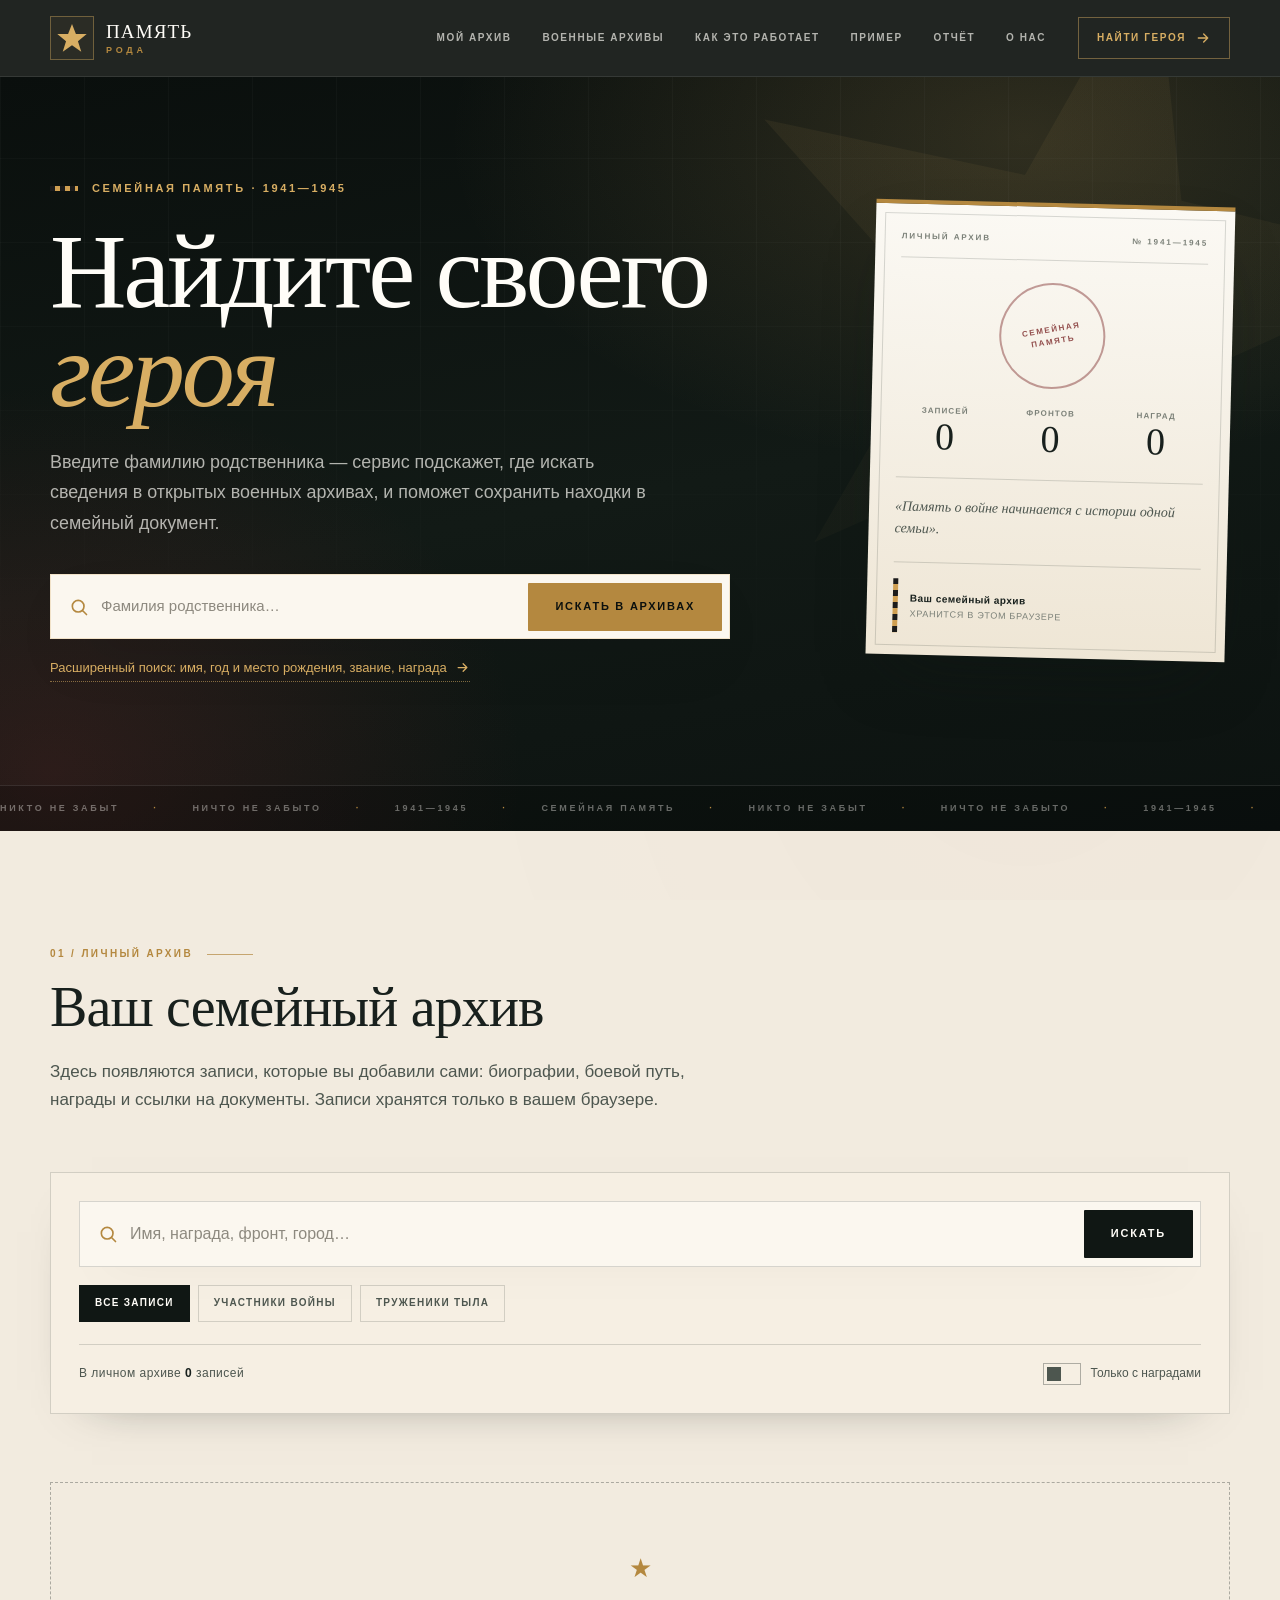
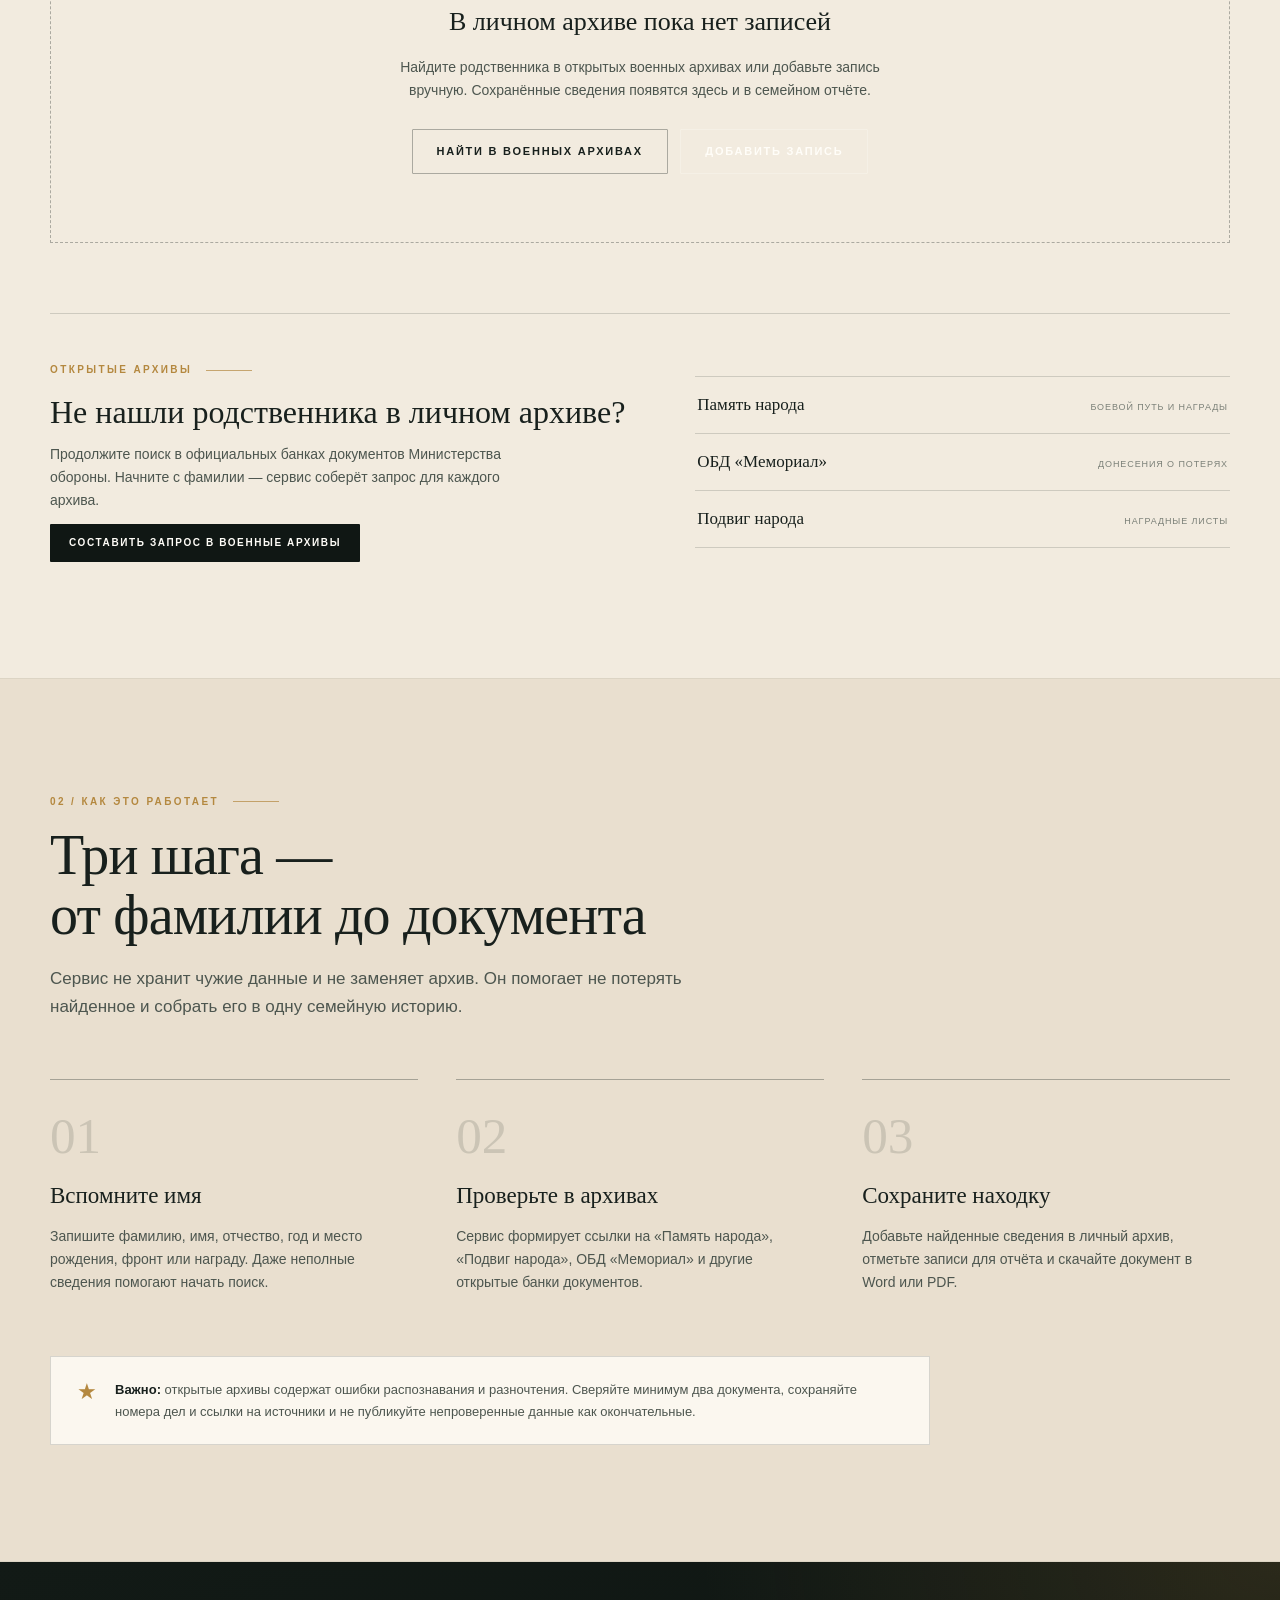
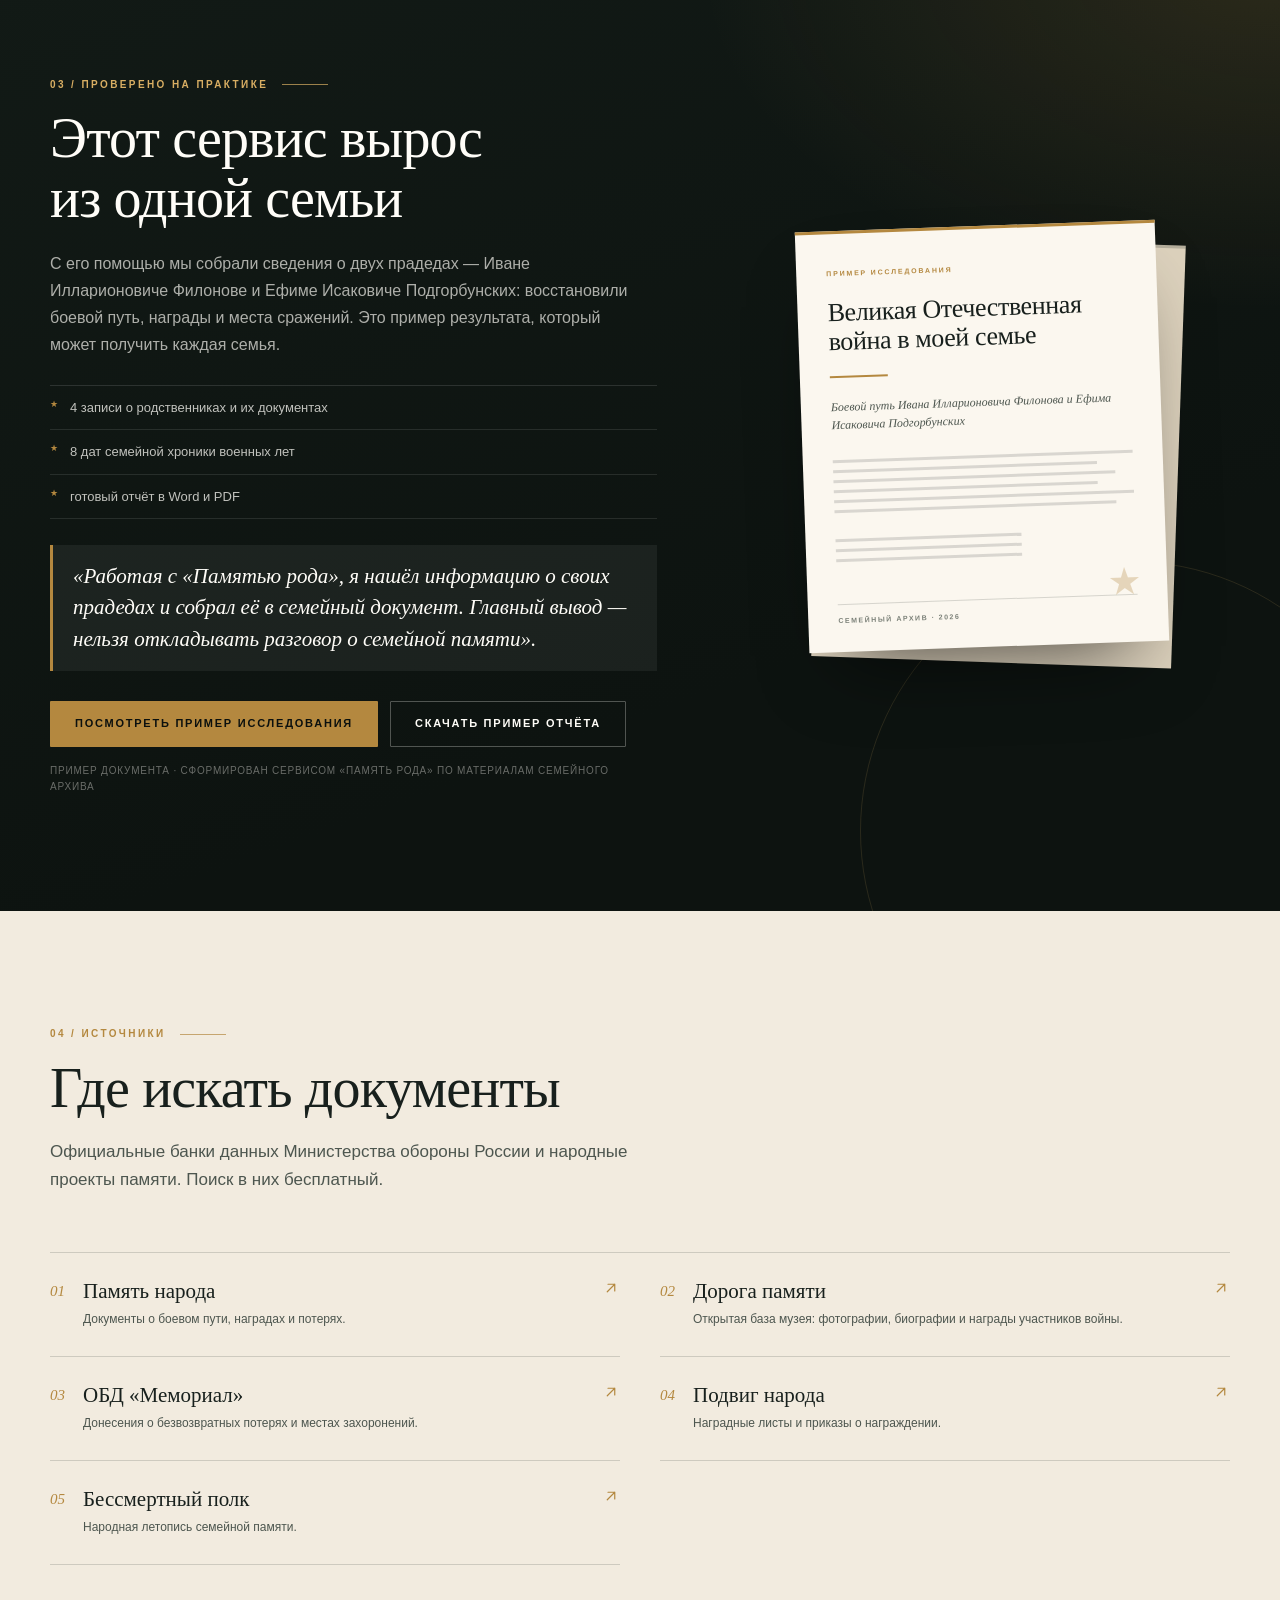
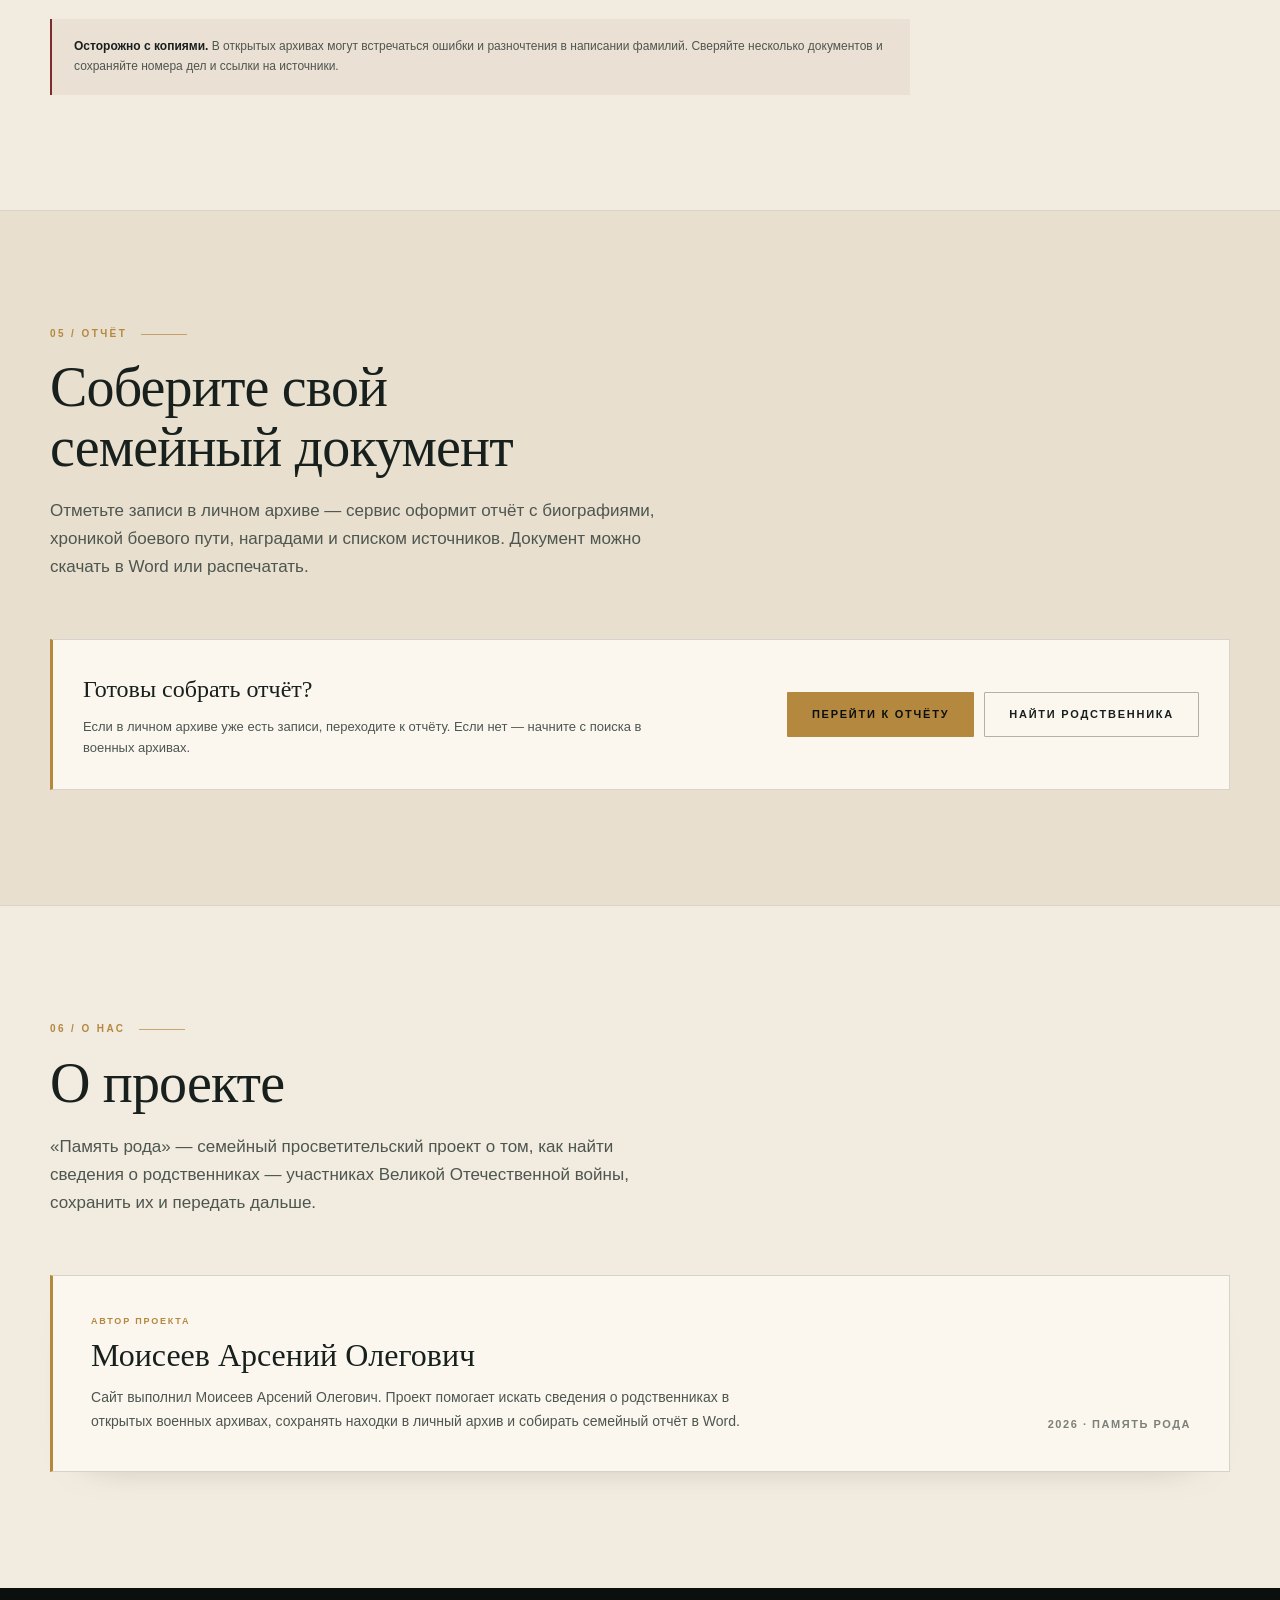
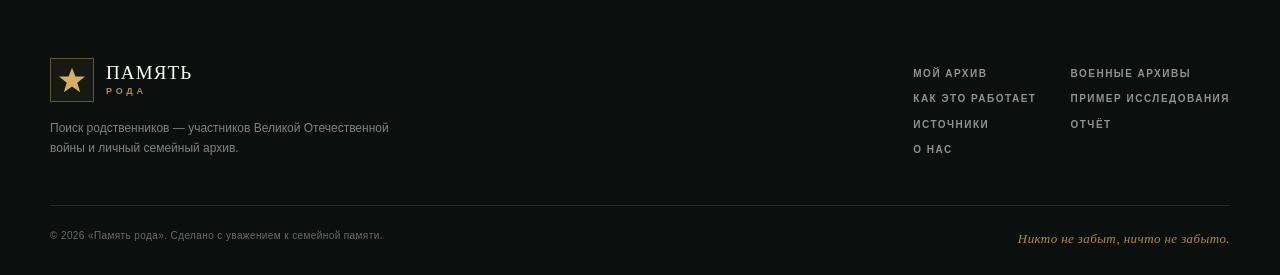
<file: index.html>
<!DOCTYPE html>
<html lang="ru">
<head>
  <meta charset="utf-8">
  <meta name="viewport" content="width=device-width, initial-scale=1">
  <title>Память рода — найти родственника, участника Великой Отечественной войны</title>
  <meta name="description" content="Введите фамилию родственника и найдите сведения о нём в открытых военных архивах. Сохраните биографию, боевой путь и награды в личный архив и сформируйте семейный отчёт.">
  <meta name="theme-color" content="#101714">
  <link rel="icon" href="data:image/svg+xml,%3Csvg xmlns='http://www.w3.org/2000/svg' viewBox='0 0 64 64'%3E%3Crect width='64' height='64' fill='%23101714'/%3E%3Cpath d='M32 9l6 17h18l-14.5 11 5.5 18L32 44 17 55l5.5-18L8 26h18z' fill='%23d8ae63'/%3E%3C/svg%3E">
  <link rel="stylesheet" href="assets/css/style.css">
  <script>document.documentElement.classList.add("js");</script>
</head>
<body>
  <a class="skip-link" href="#search">Перейти к личному архиву</a>

  <header class="site-header" id="top">
    <div class="container header__inner">
      <a class="brand" href="#top" aria-label="Память рода — на главную">
        <span class="brand__mark" aria-hidden="true">
          <svg viewBox="0 0 40 40" width="34" height="34">
            <path d="M20 3.5l4.6 11.9h12.7l-10.3 8.3 3.9 12.6L20 28.6l-10.9 7.7 3.9-12.6L2.7 15.4h12.7z" fill="currentColor"/>
          </svg>
        </span>
        <span class="brand__text">
          <strong>Память</strong>
          <span>рода</span>
        </span>
      </a>

      <nav class="nav" aria-label="Основная навигация">
        <a href="#search">Мой архив</a>
        <a href="search.html">Военные архивы</a>
        <a href="#how">Как это работает</a>
        <a href="example.html">Пример</a>
        <a href="report.html">Отчёт</a>
        <a href="#about">О нас</a>
      </nav>

      <a class="header__cta" href="search.html">
        <span>Найти героя</span>
        <svg viewBox="0 0 24 24" width="16" height="16" aria-hidden="true">
          <path d="M5 12h14M13 6l6 6-6 6" fill="none" stroke="currentColor" stroke-width="2" stroke-linecap="round" stroke-linejoin="round"/>
        </svg>
      </a>
    </div>
  </header>

  <main>
    <section class="hero" aria-labelledby="hero-title">
      <div class="hero__bg" aria-hidden="true"></div>

      <div class="container hero__inner">
        <div class="hero__content">
          <p class="eyebrow">
            <span class="ribbon" aria-hidden="true"></span>
            Семейная память · 1941—1945
          </p>

          <h1 id="hero-title">Найдите своего<br><em>героя</em></h1>

          <p class="hero__lead">
            Введите фамилию родственника — сервис подскажет, где искать сведения
            в открытых военных архивах, и поможет сохранить находки в семейный документ.
          </p>

          <form class="search" id="hero-search" role="search" autocomplete="off">
            <svg class="search__icon" viewBox="0 0 24 24" width="20" height="20" aria-hidden="true">
              <circle cx="11" cy="11" r="7" fill="none" stroke="currentColor" stroke-width="2"/>
              <path d="M16.5 16.5L21 21" fill="none" stroke="currentColor" stroke-width="2" stroke-linecap="round"/>
            </svg>
            <label class="visually-hidden" for="hero-q">Фамилия родственника</label>
            <input id="hero-q" name="q" type="search" placeholder="Фамилия родственника…">
            <button class="btn btn--primary" type="submit">Искать в архивах</button>
          </form>

          <p class="hero__archives-link">
            <a href="search.html">
              Расширенный поиск: имя, год и место рождения, звание, награда
              <svg viewBox="0 0 24 24" width="15" height="15" aria-hidden="true">
                <path d="M5 12h14M13 6l6 6-6 6" fill="none" stroke="currentColor" stroke-width="2" stroke-linecap="round" stroke-linejoin="round"/>
              </svg>
            </a>
          </p>
        </div>

        <aside class="hero__aside" aria-label="Личный архив в цифрах">
          <div class="archive-card">
            <div class="archive-card__top">
              <span>Личный архив</span>
              <span>№ 1941—1945</span>
            </div>

            <div class="archive-card__stamp" aria-hidden="true">Семейная память</div>

            <dl class="archive-card__stats">
              <div>
                <dt>Записей</dt>
                <dd><span id="stat-people">0</span></dd>
              </div>
              <div>
                <dt>Фронтов</dt>
                <dd><span id="stat-fronts">0</span></dd>
              </div>
              <div>
                <dt>Наград</dt>
                <dd><span id="stat-awards">0</span></dd>
              </div>
            </dl>

            <blockquote class="archive-card__quote">
              «Память о войне начинается с истории одной семьи».
            </blockquote>

            <div class="archive-card__bottom">
              <span class="ribbon ribbon--v" aria-hidden="true"></span>
              <span>Ваш семейный архив<br><small>хранится в этом браузере</small></span>
            </div>
          </div>
        </aside>
      </div>

      <div class="hero__ticker" aria-hidden="true">
        <div class="hero__ticker-track">
          <span>Никто не забыт</span><span>·</span><span>Ничто не забыто</span><span>·</span>
          <span>1941—1945</span><span>·</span><span>Семейная память</span><span>·</span>
          <span>Никто не забыт</span><span>·</span><span>Ничто не забыто</span><span>·</span>
          <span>1941—1945</span><span>·</span><span>Семейная память</span><span>·</span>
        </div>
      </div>
    </section>

    <section class="section" id="search" aria-labelledby="search-title">
      <div class="container">
        <div class="section__head reveal">
          <p class="section__num">01 / Личный архив</p>
          <h2 id="search-title">Ваш семейный архив</h2>
          <p class="section__lead">
            Здесь появляются записи, которые вы добавили сами: биографии, боевой путь,
            награды и ссылки на документы. Записи хранятся только в вашем браузере.
          </p>
        </div>

        <div class="search-panel reveal">
          <form class="search search--light" id="results-search" role="search" autocomplete="off">
            <svg class="search__icon" viewBox="0 0 24 24" width="20" height="20" aria-hidden="true">
              <circle cx="11" cy="11" r="7" fill="none" stroke="currentColor" stroke-width="2"/>
              <path d="M16.5 16.5L21 21" fill="none" stroke="currentColor" stroke-width="2" stroke-linecap="round"/>
            </svg>
            <label class="visually-hidden" for="results-q">Поиск по личному архиву</label>
            <input id="results-q" name="q" type="search" placeholder="Имя, награда, фронт, город…">
            <button class="btn btn--dark" type="submit">Искать</button>
          </form>

          <div class="filters" id="filters" aria-label="Фильтр записей">
            <button class="chip is-active" type="button" data-filter="all" aria-pressed="true">Все записи</button>
            <button class="chip" type="button" data-filter="veteran" aria-pressed="false">Участники войны</button>
            <button class="chip" type="button" data-filter="homefront" aria-pressed="false">Труженики тыла</button>
          </div>

          <div class="toolbar">
            <p class="result-count" id="result-count" aria-live="polite"></p>
            <label class="switch">
              <input type="checkbox" id="only-awards">
              <span class="switch__box" aria-hidden="true"></span>
              <span>Только с наградами</span>
            </label>
          </div>
        </div>

        <div class="cards" id="results"></div>

        <div class="empty" id="empty" hidden>
          <span class="empty__star" aria-hidden="true">★</span>
          <h3>В личном архиве пока нет записей</h3>
          <p>Найдите родственника в открытых военных архивах или добавьте запись вручную. Сохранённые сведения появятся здесь и в семейном отчёте.</p>
          <a class="btn btn--outline" id="empty-archive" data-archive-cta href="search.html">
            Найти в военных архивах
          </a>
          <a class="btn btn--ghost" href="search.html#my-archive">Добавить запись</a>
        </div>

        <noscript>
          <p class="noscript">Для работы с личным архивом нужен JavaScript. Включите его в настройках браузера.</p>
        </noscript>

        <aside class="external-search reveal" aria-labelledby="external-title">
          <div>
            <p class="section__num">Открытые архивы</p>
            <h3 id="external-title">Не нашли родственника в личном архиве?</h3>
            <p>Продолжите поиск в официальных банках документов Министерства обороны. Начните с фамилии — сервис соберёт запрос для каждого архива.</p>
            <p class="external-search__cta">
              <a class="btn btn--dark btn--small" data-archive-cta href="search.html">Составить запрос в военные архивы</a>
            </p>
          </div>
          <div class="external-search__links">
            <a href="https://pamyat-naroda.ru/" target="_blank" rel="noopener">
              <span>Память народа</span>
              <small>боевой путь и награды</small>
            </a>
            <a href="https://obd-memorial.ru/" target="_blank" rel="noopener">
              <span>ОБД «Мемориал»</span>
              <small>донесения о потерях</small>
            </a>
            <a href="https://podvignaroda.ru/" target="_blank" rel="noopener">
              <span>Подвиг народа</span>
              <small>наградные листы</small>
            </a>
          </div>
        </aside>
      </div>
    </section>

    <section class="section section--alt" id="how" aria-labelledby="how-title">
      <div class="container">
        <div class="section__head reveal">
          <p class="section__num">02 / Как это работает</p>
          <h2 id="how-title">Три шага —<br>от фамилии до документа</h2>
          <p class="section__lead">Сервис не хранит чужие данные и не заменяет архив. Он помогает не потерять найденное и собрать его в одну семейную историю.</p>
        </div>

        <ol class="steps">
          <li class="step reveal">
            <span class="step__num" aria-hidden="true">01</span>
            <h3>Вспомните имя</h3>
            <p>Запишите фамилию, имя, отчество, год и место рождения, фронт или награду. Даже неполные сведения помогают начать поиск.</p>
          </li>
          <li class="step reveal">
            <span class="step__num" aria-hidden="true">02</span>
            <h3>Проверьте в архивах</h3>
            <p>Сервис формирует ссылки на «Память народа», «Подвиг народа», ОБД «Мемориал» и другие открытые банки документов.</p>
          </li>
          <li class="step reveal">
            <span class="step__num" aria-hidden="true">03</span>
            <h3>Сохраните находку</h3>
            <p>Добавьте найденные сведения в личный архив, отметьте записи для отчёта и скачайте документ в Word или PDF.</p>
          </li>
        </ol>

        <div class="how-note reveal">
          <span class="how-note__mark" aria-hidden="true">★</span>
          <p><strong>Важно:</strong> открытые архивы содержат ошибки распознавания и разночтения. Сверяйте минимум два документа, сохраняйте номера дел и ссылки на источники и не публикуйте непроверенные данные как окончательные.</p>
        </div>
      </div>
    </section>

    <section class="section section--report" id="example" aria-labelledby="example-title">
      <div class="container report">
        <div class="report__text reveal">
          <p class="section__num section__num--light">03 / Проверено на практике</p>
          <h2 id="example-title">Этот сервис вырос<br>из одной семьи</h2>
          <p class="report__lead">
            С его помощью мы собрали сведения о двух прадедах — Иване Илларионовиче Филонове
            и Ефиме Исаковиче Подгорбунских: восстановили боевой путь, награды и места сражений.
            Это пример результата, который может получить каждая семья.
          </p>

          <ul class="report__list">
            <li>4 записи о родственниках и их документах</li>
            <li>8 дат семейной хроники военных лет</li>
            <li>готовый отчёт в Word и PDF</li>
          </ul>

          <blockquote class="example-quote">
            «Работая с «Памятью рода», я нашёл информацию о своих прадедах и собрал её
            в семейный документ. Главный вывод — нельзя откладывать разговор о семейной памяти».
          </blockquote>

          <div class="report__actions">
            <a class="btn btn--gold" href="example.html">
              Посмотреть пример исследования
            </a>
            <a class="btn btn--ghost" href="docs/Великая_Отечественная_война_в_моей_семье.docx" download>
              Скачать пример отчёта
            </a>
          </div>

          <p class="report__meta">Пример документа · сформирован сервисом «Память рода» по материалам семейного архива</p>
        </div>

        <div class="report__visual reveal" aria-hidden="true">
          <div class="doc-mock">
            <div class="doc-mock__page doc-mock__page--back"></div>
            <div class="doc-mock__page">
              <p class="doc-mock__kicker">Пример исследования</p>
              <p class="doc-mock__title">Великая Отечественная война в моей семье</p>
              <span class="doc-mock__rule"></span>
              <p class="doc-mock__sub">Боевой путь Ивана Илларионовича Филонова и Ефима Исаковича Подгорбунских</p>
              <div class="doc-mock__lines">
                <span></span><span></span><span></span><span></span><span></span><span></span>
              </div>
              <div class="doc-mock__lines doc-mock__lines--short">
                <span></span><span></span><span></span>
              </div>
              <div class="doc-mock__star">★</div>
              <p class="doc-mock__footer">Семейный архив · 2026</p>
            </div>
          </div>
        </div>
      </div>
    </section>

    <section class="section" id="sources" aria-labelledby="sources-title">
      <div class="container">
        <div class="section__head reveal">
          <p class="section__num">04 / Источники</p>
          <h2 id="sources-title">Где искать документы</h2>
          <p class="section__lead">Официальные банки данных Министерства обороны России и народные проекты памяти. Поиск в них бесплатный.</p>
        </div>

        <div class="sources" id="sources-grid"></div>

        <p class="disclaimer reveal">
          <strong>Осторожно с копиями.</strong> В открытых архивах могут встречаться ошибки и разночтения в написании фамилий.
          Сверяйте несколько документов и сохраняйте номера дел и ссылки на источники.
        </p>
      </div>
    </section>

    <section class="section section--alt" id="report" aria-labelledby="report-title">
      <div class="container">
        <div class="section__head reveal">
          <p class="section__num">05 / Отчёт</p>
          <h2 id="report-title">Соберите свой<br>семейный документ</h2>
          <p class="section__lead">
            Отметьте записи в личном архиве — сервис оформит отчёт с биографиями,
            хроникой боевого пути, наградами и списком источников. Документ можно скачать в Word или распечатать.
          </p>
        </div>

        <div class="search-cta reveal">
          <div>
            <h3>Готовы собрать отчёт?</h3>
            <p>Если в личном архиве уже есть записи, переходите к отчёту. Если нет — начните с поиска в военных архивах.</p>
          </div>
          <div class="search-cta__actions">
            <a class="btn btn--primary" href="report.html">Перейти к отчёту</a>
            <a class="btn btn--outline" href="search.html">Найти родственника</a>
          </div>
        </div>
      </div>
    </section>

    <section class="section" id="about" aria-labelledby="about-title">
      <div class="container">
        <div class="section__head reveal">
          <p class="section__num">06 / О нас</p>
          <h2 id="about-title">О проекте</h2>
          <p class="section__lead">
            «Память рода» — семейный просветительский проект о том, как найти сведения
            о родственниках — участниках Великой Отечественной войны, сохранить их
            и передать дальше.
          </p>
        </div>

        <div class="about-card reveal">
          <div>
            <p class="about-card__kicker">Автор проекта</p>
            <h3>Моисеев Арсений Олегович</h3>
            <p class="about-card__text">
              Сайт выполнил Моисеев Арсений Олегович. Проект помогает искать
              сведения о родственниках в открытых военных архивах, сохранять находки
              в личный архив и собирать семейный отчёт в Word.
            </p>
          </div>
          <p class="about-card__note">2026 · Память рода</p>
        </div>
      </div>
    </section>
  </main>

  <footer class="site-footer">
    <div class="container footer__inner">
      <div class="footer__brand">
        <a class="brand brand--footer" href="#top">
          <span class="brand__mark" aria-hidden="true">
            <svg viewBox="0 0 40 40" width="30" height="30">
              <path d="M20 3.5l4.6 11.9h12.7l-10.3 8.3 3.9 12.6L20 28.6l-10.9 7.7 3.9-12.6L2.7 15.4h12.7z" fill="currentColor"/>
            </svg>
          </span>
          <span class="brand__text"><strong>Память</strong><span>рода</span></span>
        </a>
        <p>Поиск родственников — участников Великой Отечественной войны и личный семейный архив.</p>
      </div>

      <nav class="footer__nav" aria-label="Навигация в подвале">
        <a href="#search">Мой архив</a>
        <a href="search.html">Военные архивы</a>
        <a href="#how">Как это работает</a>
        <a href="example.html">Пример исследования</a>
        <a href="#sources">Источники</a>
        <a href="report.html">Отчёт</a>
        <a href="#about">О нас</a>
      </nav>

      <div class="footer__bottom">
        <p>© 2026 «Память рода». Сделано с уважением к семейной памяти.</p>
        <p class="footer__quote">Никто не забыт, ничто не забыто.</p>
      </div>
    </div>
  </footer>

  <dialog class="hero-dialog" id="hero-dialog" aria-labelledby="dialog-title">
    <div class="dialog__top">
      <p class="dialog__kicker" id="dialog-kicker"></p>
      <button class="dialog__close" type="button" id="dialog-close" aria-label="Закрыть">
        <svg viewBox="0 0 24 24" width="22" height="22" aria-hidden="true">
          <path d="M6 6l12 12M18 6L6 18" fill="none" stroke="currentColor" stroke-width="2" stroke-linecap="round"/>
        </svg>
      </button>
    </div>
    <div class="dialog__body" id="dialog-body"></div>
    <div class="dialog__foot">
      <button class="btn btn--dark" type="button" id="dialog-add"></button>
      <a class="btn btn--outline" id="dialog-external" href="https://pamyat-naroda.ru/" target="_blank" rel="noopener">
        Искать в открытых архивах
      </a>
    </div>
  </dialog>

  <div class="report-bar" id="report-bar" hidden>
    <div class="report-bar__text">
      <strong id="report-count">0</strong>
      <span id="report-label">записей в отчёте</span>
    </div>
    <button class="report-bar__clear" type="button" id="report-clear">Очистить</button>
    <a class="btn btn--gold btn--small" href="report.html">Сформировать отчёт</a>
  </div>

  <script src="assets/js/data.js"></script>
  <script src="assets/js/personal.js"></script>
  <script src="assets/js/app.js"></script>
</body>
</html>
</file>
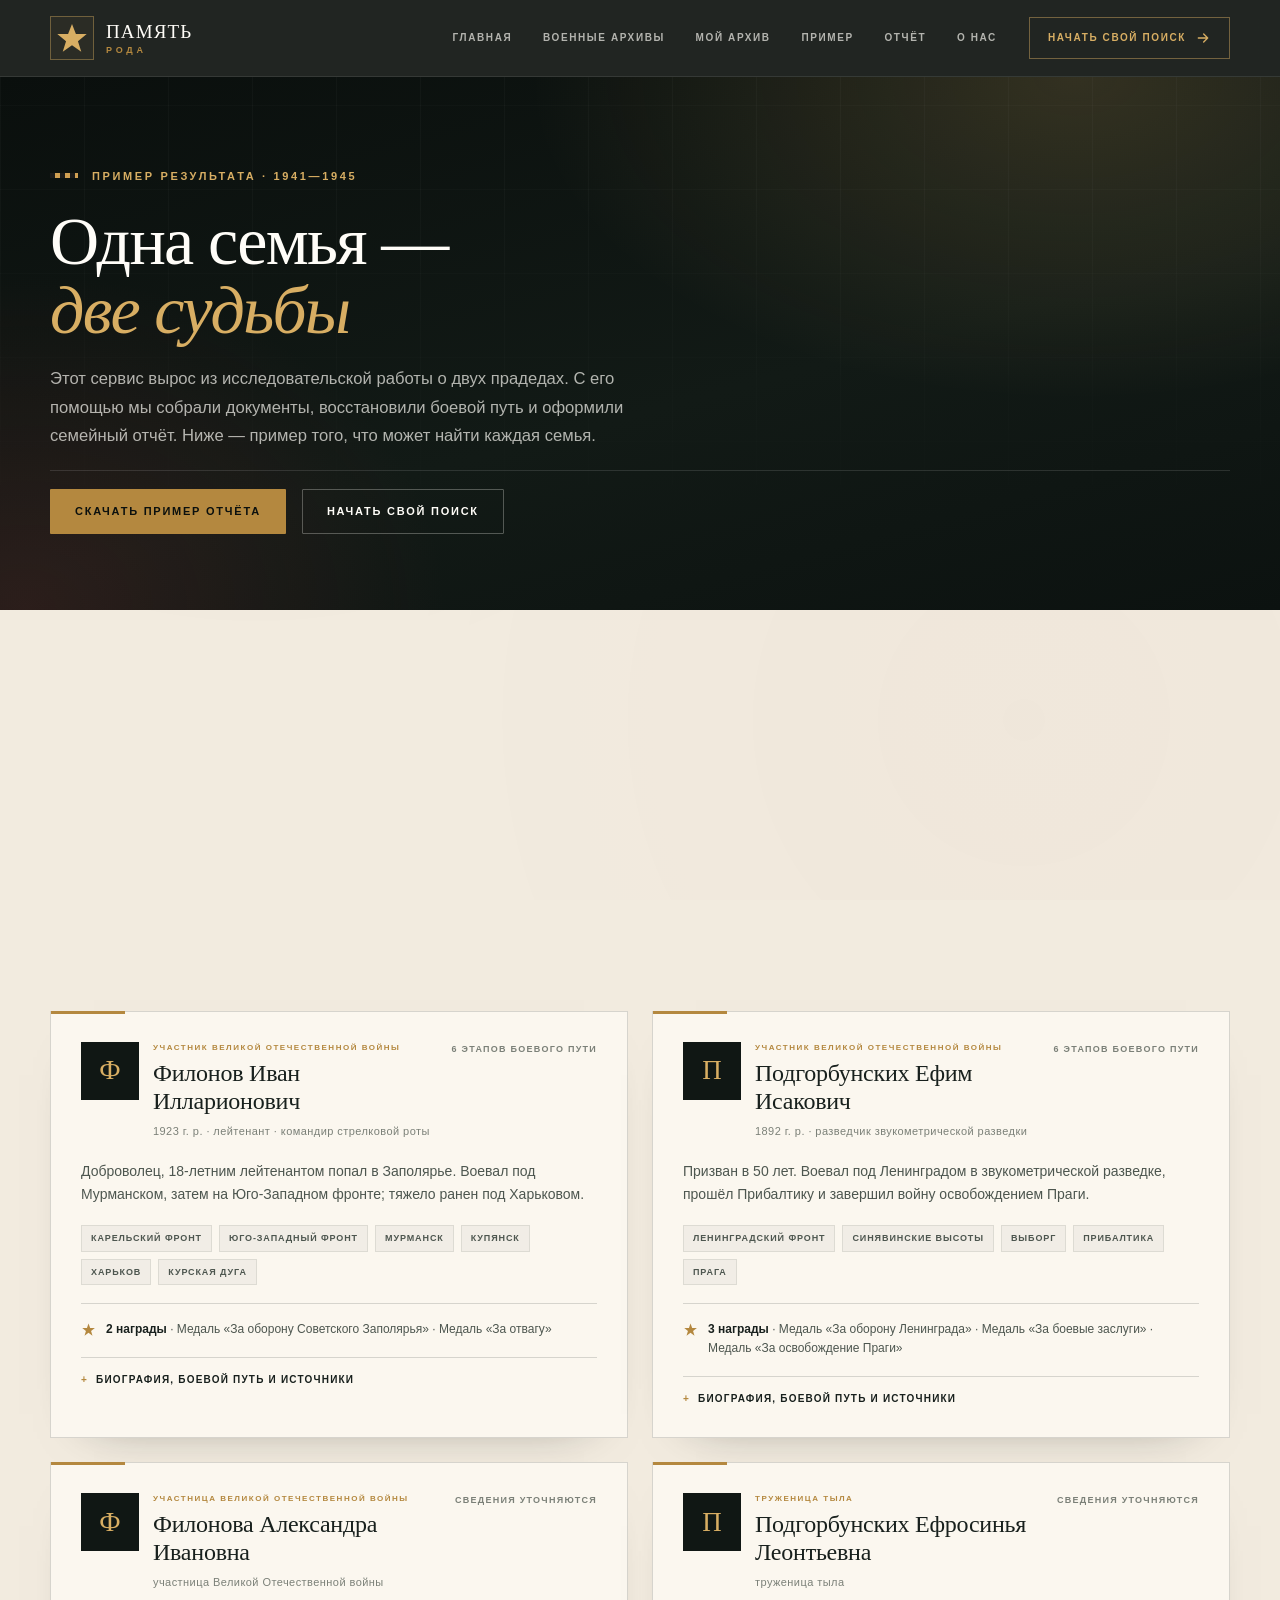
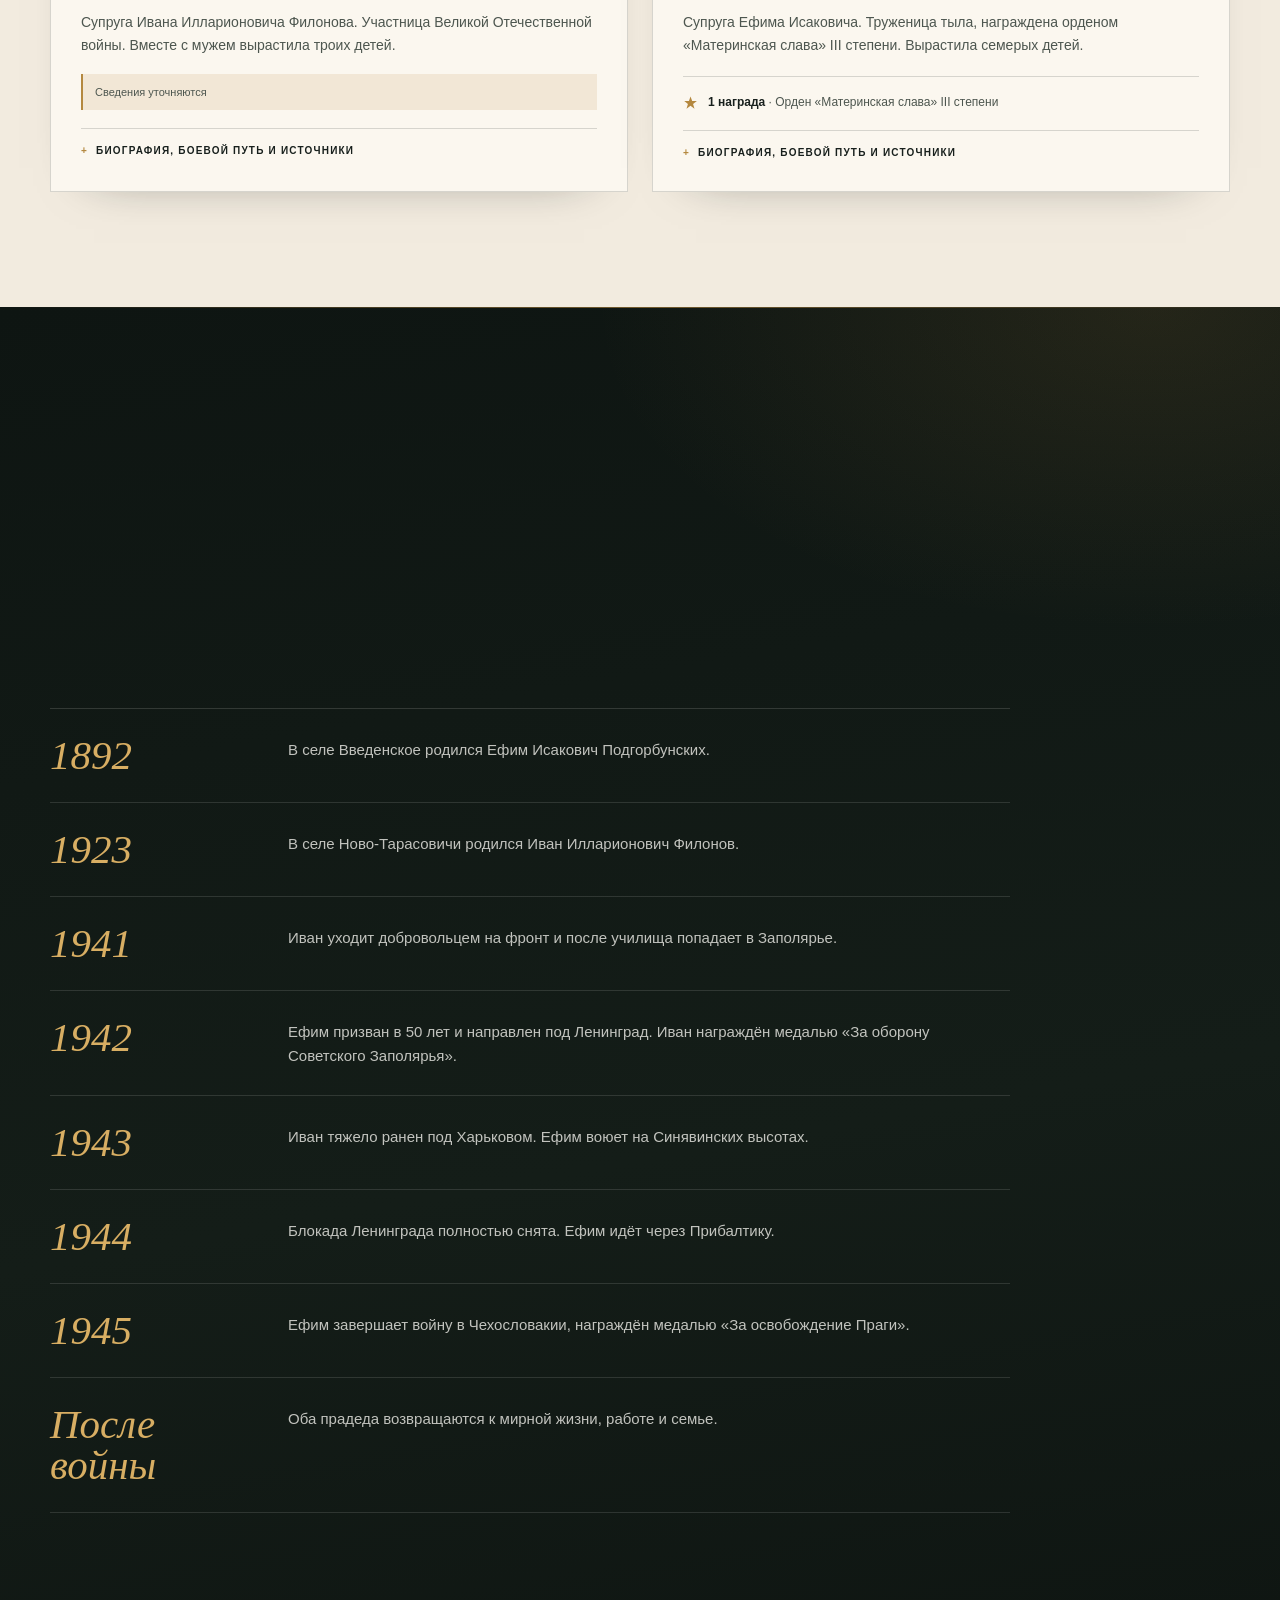
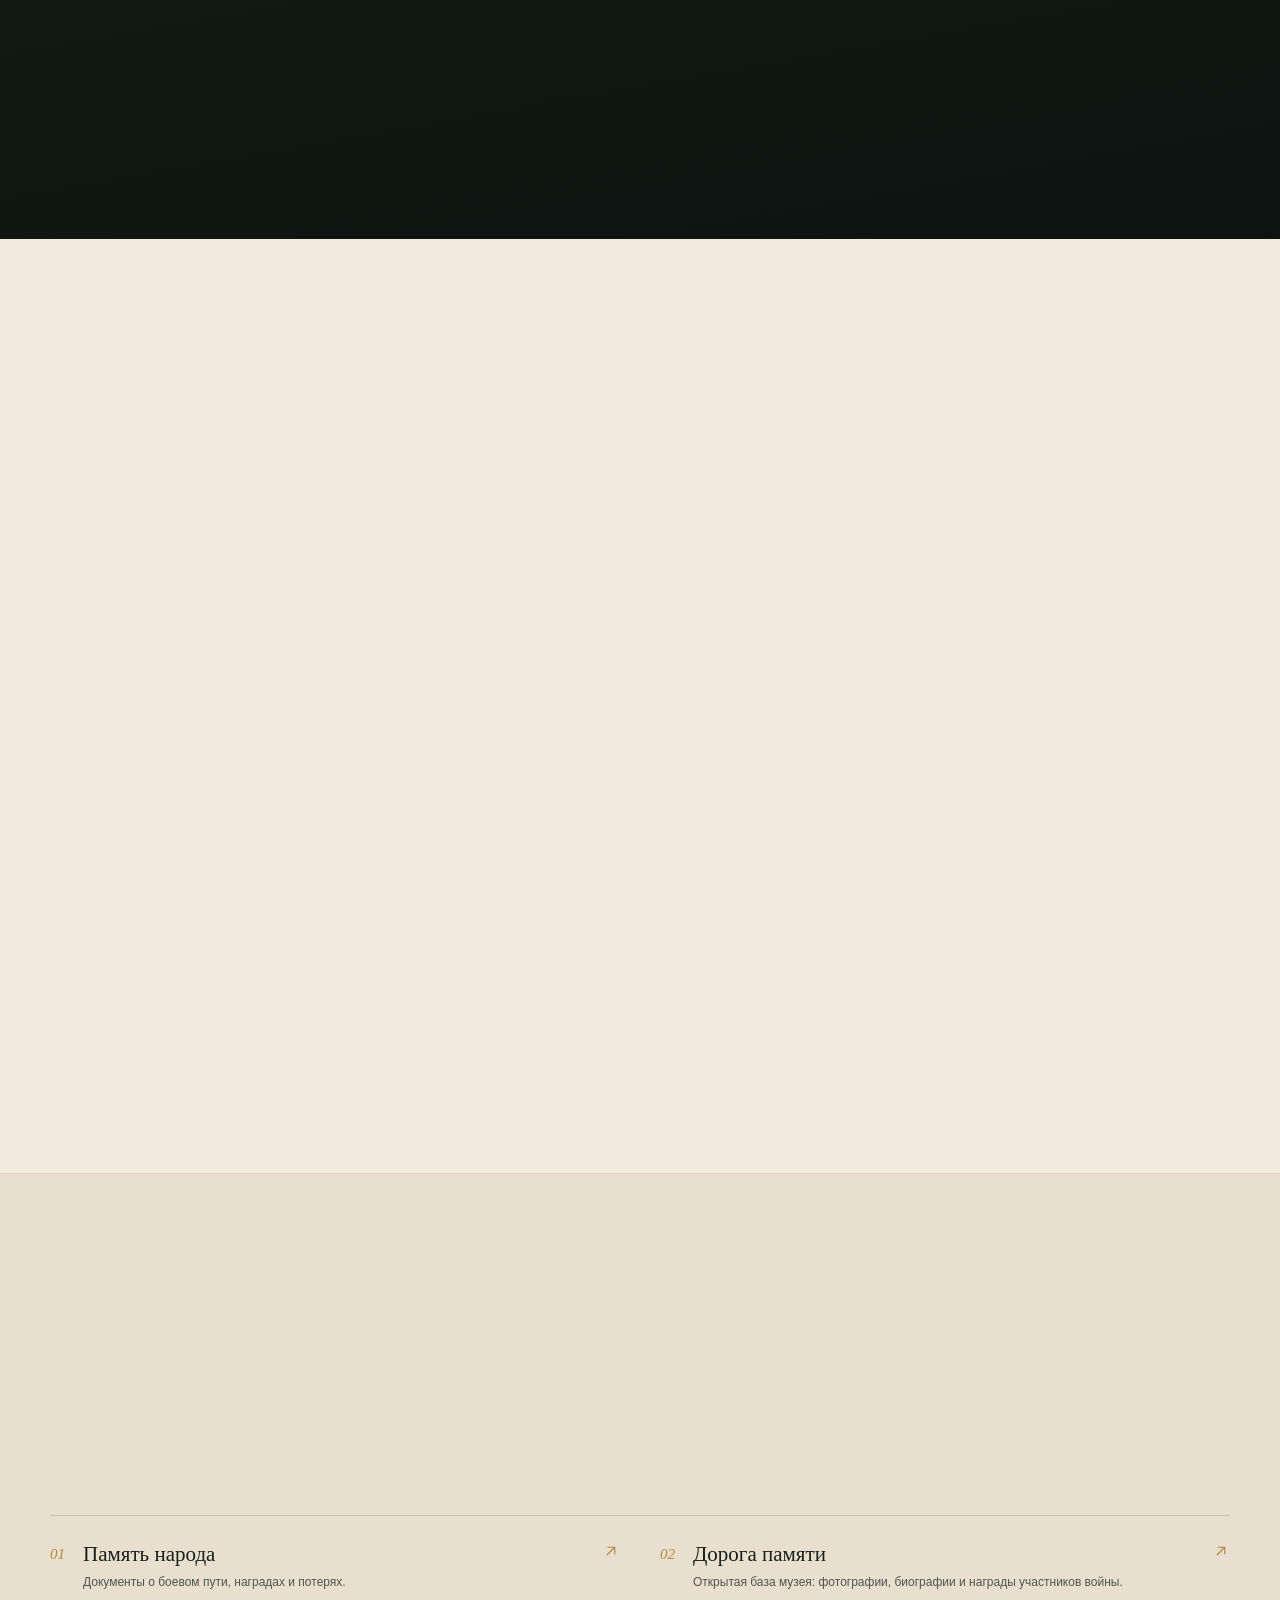
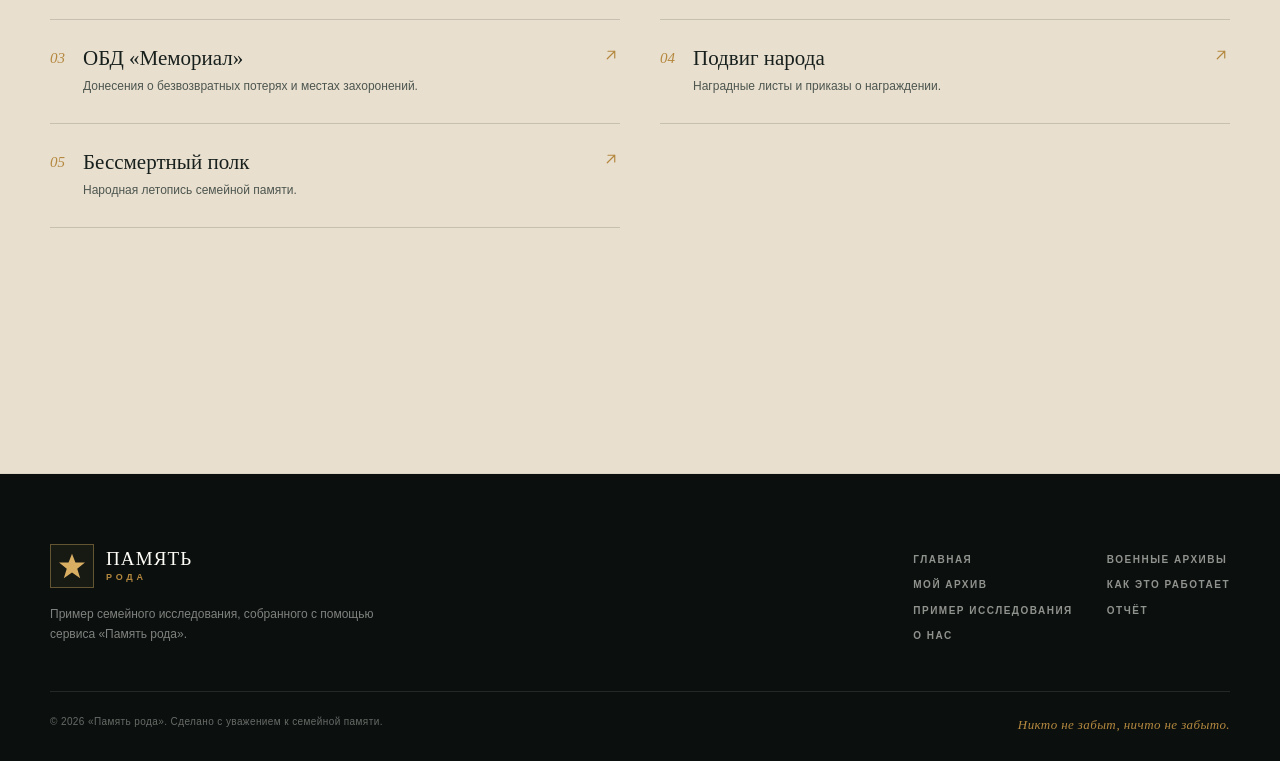
<file: example.html>
<!DOCTYPE html>
<html lang="ru">
<head>
  <meta charset="utf-8">
  <meta name="viewport" content="width=device-width, initial-scale=1">
  <title>Пример исследования — Память рода</title>
  <meta name="description" content="Пример того, что можно найти с помощью сервиса «Память рода»: боевой путь, награды и семейная хроника двух прадедов — участников Великой Отечественной войны.">
  <meta name="theme-color" content="#101714">
  <link rel="icon" href="data:image/svg+xml,%3Csvg xmlns='http://www.w3.org/2000/svg' viewBox='0 0 64 64'%3E%3Crect width='64' height='64' fill='%23101714'/%3E%3Cpath d='M32 9l6 17h18l-14.5 11 5.5 18L32 44 17 55l5.5-18L8 26h18z' fill='%23d8ae63'/%3E%3C/svg%3E">
  <link rel="stylesheet" href="assets/css/style.css">
  <script>document.documentElement.classList.add("js");</script>
</head>
<body>
  <a class="skip-link" href="#example-cards">Перейти к примеру</a>

  <header class="site-header" id="top">
    <div class="container header__inner">
      <a class="brand" href="index.html" aria-label="Память рода — на главную">
        <span class="brand__mark" aria-hidden="true">
          <svg viewBox="0 0 40 40" width="34" height="34">
            <path d="M20 3.5l4.6 11.9h12.7l-10.3 8.3 3.9 12.6L20 28.6l-10.9 7.7 3.9-12.6L2.7 15.4h12.7z" fill="currentColor"/>
          </svg>
        </span>
        <span class="brand__text">
          <strong>Память</strong>
          <span>рода</span>
        </span>
      </a>

      <nav class="nav" aria-label="Основная навигация">
        <a href="index.html">Главная</a>
        <a href="search.html">Военные архивы</a>
        <a href="index.html#search">Мой архив</a>
        <a href="example.html" aria-current="page">Пример</a>
        <a href="report.html">Отчёт</a>
        <a href="index.html#about">О нас</a>
      </nav>

      <a class="header__cta" href="search.html">
        <span>Начать свой поиск</span>
        <svg viewBox="0 0 24 24" width="16" height="16" aria-hidden="true">
          <path d="M5 12h14M13 6l6 6-6 6" fill="none" stroke="currentColor" stroke-width="2" stroke-linecap="round" stroke-linejoin="round"/>
        </svg>
      </a>
    </div>
  </header>

  <main>
    <section class="archives-hero" aria-labelledby="example-title">
      <div class="archives-hero__bg" aria-hidden="true"></div>
      <div class="container">
        <p class="eyebrow">
          <span class="ribbon" aria-hidden="true"></span>
          Пример результата · 1941—1945
        </p>
        <h1 id="example-title">Одна семья —<br><em>две судьбы</em></h1>
        <p class="archives-hero__lead">
          Этот сервис вырос из исследовательской работы о двух прадедах. С его помощью
          мы собрали документы, восстановили боевой путь и оформили семейный отчёт.
          Ниже — пример того, что может найти каждая семья.
        </p>

        <div class="query-form__actions">
          <a class="btn btn--gold" href="docs/Великая_Отечественная_война_в_моей_семье.docx" download>
            Скачать пример отчёта
          </a>
          <a class="btn btn--ghost" href="search.html">
            Начать свой поиск
          </a>
        </div>
      </div>
    </section>

    <section class="section" id="found" aria-labelledby="found-title">
      <div class="container">
        <div class="section__head reveal">
          <p class="section__num">01 / Что удалось найти</p>
          <h2 id="found-title">Четыре записи<br>семейного архива</h2>
          <p class="section__lead">
            Два участника войны и две женщины, чьи судьбы связаны с фронтом и тылом.
            Раскройте карточку, чтобы прочитать биографию, боевой путь и источники.
          </p>
        </div>

        <div class="cards" id="example-cards"></div>

        <noscript>
          <p class="noscript">Для просмотра карточек нужен JavaScript. Включите его в настройках браузера.</p>
        </noscript>
      </div>
    </section>

    <section class="section section--chronicle" id="example-chronicle-section" aria-labelledby="example-chronicle-title">
      <div class="container">
        <div class="section__head section__head--light reveal">
          <p class="section__num">02 / Хроника</p>
          <h2 id="example-chronicle-title">История семьи —<br>история страны</h2>
          <p class="section__lead">Восемь дат, которые связывают две семейные судьбы с историей Великой Отечественной войны.</p>
        </div>

        <ol class="chronicle" id="example-chronicle"></ol>

        <div class="chronicle__quote reveal">
          <p>«Из всего, что я узнала, я поняла — мои прадедушки настоящие герои. Мы должны это помнить, знать и не забывать».</p>
          <cite>Из исследовательской работы «Великая Отечественная война в моей семье»</cite>
        </div>
      </div>
    </section>

    <section class="section" id="conclusion" aria-labelledby="conclusion-title">
      <div class="container">
        <div class="section__head reveal">
          <p class="section__num">03 / Вывод</p>
          <h2 id="conclusion-title">Программа помогла<br>собрать историю семьи</h2>
        </div>

        <div class="example-story reveal">
          <p>
            Работая с «Памятью рода», я нашёл информацию о своих прадедах: Иване Илларионовиче
            Филонове и Ефиме Исаковиче Подгорбунских. По открытым документам и семейным материалам
            удалось восстановить их боевой путь, награды и места сражений.
          </p>
          <p>
            Сервис не заменил архив и не придумал факты за меня. Он помог не потерять найденное:
            собрал записи в одном месте, подсказал, где искать дальше, и превратил разрозненные
            сведения в семейный документ, который можно сохранить и передать детям.
          </p>
          <p>
            Этот пример — не исключение. Любая семья может пройти тот же путь: начать с фамилии,
            проверить её в военных архивах, сохранить документы и собрать свой отчёт. Главное —
            не откладывать разговор о семейной памяти.
          </p>
        </div>

        <div class="example-conclusion reveal">
          <h3>Повторите этот путь со своей семьёй</h3>
          <p>Введите фамилию родственника и посмотрите, какие документы сохранились в открытых архивах. Найденное можно сразу добавить в личный архив.</p>
          <a class="btn btn--primary" href="search.html">Начать поиск</a>
        </div>
      </div>
    </section>

    <section class="section section--alt" id="sources" aria-labelledby="sources-title">
      <div class="container">
        <div class="section__head reveal">
          <p class="section__num">04 / Источники</p>
          <h2 id="sources-title">Где искать документы</h2>
          <p class="section__lead">Официальные банки данных Министерства обороны России и народные проекты памяти. Поиск в них бесплатный.</p>
        </div>

        <div class="sources" id="example-sources"></div>

        <p class="disclaimer reveal">
          <strong>Осторожно с копиями.</strong> В открытых архивах могут встречаться ошибки и разночтения в написании фамилий.
          Сверяйте несколько документов и сохраняйте номера дел и ссылки на источники.
        </p>
      </div>
    </section>
  </main>

  <footer class="site-footer">
    <div class="container footer__inner">
      <div class="footer__brand">
        <a class="brand brand--footer" href="index.html">
          <span class="brand__mark" aria-hidden="true">
            <svg viewBox="0 0 40 40" width="30" height="30">
              <path d="M20 3.5l4.6 11.9h12.7l-10.3 8.3 3.9 12.6L20 28.6l-10.9 7.7 3.9-12.6L2.7 15.4h12.7z" fill="currentColor"/>
            </svg>
          </span>
          <span class="brand__text"><strong>Память</strong><span>рода</span></span>
        </a>
        <p>Пример семейного исследования, собранного с помощью сервиса «Память рода».</p>
      </div>

      <nav class="footer__nav" aria-label="Навигация в подвале">
        <a href="index.html">Главная</a>
        <a href="search.html">Военные архивы</a>
        <a href="index.html#search">Мой архив</a>
        <a href="index.html#how">Как это работает</a>
        <a href="example.html">Пример исследования</a>
        <a href="report.html">Отчёт</a>
        <a href="index.html#about">О нас</a>
      </nav>

      <div class="footer__bottom">
        <p>© 2026 «Память рода». Сделано с уважением к семейной памяти.</p>
        <p class="footer__quote">Никто не забыт, ничто не забыто.</p>
      </div>
    </div>
  </footer>

  <script src="assets/js/data.js"></script>
  <script src="assets/js/example.js"></script>
</body>
</html>
</file>
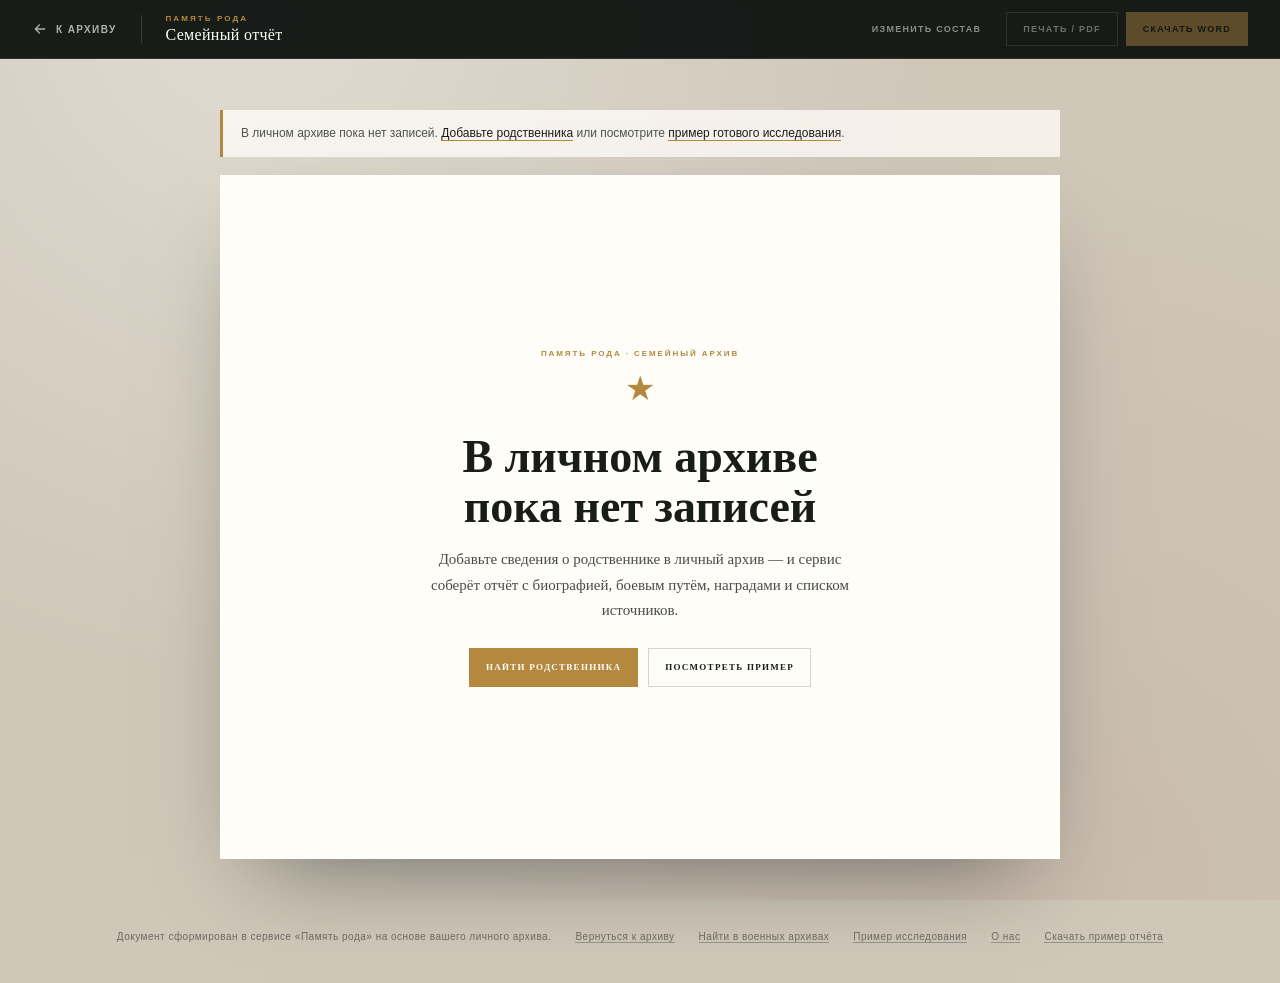
<file: report.html>
<!DOCTYPE html>
<html lang="ru">
<head>
  <meta charset="utf-8">
  <meta name="viewport" content="width=device-width, initial-scale=1">
  <title>Семейный отчёт — Память рода</title>
  <meta name="description" content="Семейный отчёт о боевом пути родственников — участников Великой Отечественной войны.">
  <meta name="theme-color" content="#101714">
  <link rel="icon" href="data:image/svg+xml,%3Csvg xmlns='http://www.w3.org/2000/svg' viewBox='0 0 64 64'%3E%3Crect width='64' height='64' fill='%23101714'/%3E%3Cpath d='M32 9l6 17h18l-14.5 11 5.5 18L32 44 17 55l5.5-18L8 26h18z' fill='%23d8ae63'/%3E%3C/svg%3E">
  <link rel="stylesheet" href="assets/css/report.css">
  <script>document.documentElement.classList.add("js");</script>
</head>
<body class="report-page">
  <header class="report-toolbar">
    <a class="report-back" href="index.html#search">
      <svg viewBox="0 0 24 24" width="16" height="16" aria-hidden="true">
        <path d="M19 12H5M11 6l-6 6 6 6" fill="none" stroke="currentColor" stroke-width="2" stroke-linecap="round" stroke-linejoin="round"/>
      </svg>
      К архиву
    </a>

    <div class="report-toolbar__title">
      <span>Память рода</span>
      <strong>Семейный отчёт</strong>
    </div>

    <div class="report-toolbar__actions">
      <a class="tool-btn tool-btn--ghost" href="index.html#search">Изменить состав</a>
      <button class="tool-btn" type="button" id="print-btn">Печать / PDF</button>
      <button class="tool-btn tool-btn--gold" type="button" id="word-btn">Скачать Word</button>
    </div>
  </header>

  <main class="report-wrap">
    <p class="report-note" id="report-note" hidden></p>
    <article class="paper" id="paper" aria-busy="true"></article>
  </main>

  <footer class="report-footer">
    <p>Документ сформирован в сервисе «Память рода» на основе вашего личного архива.</p>
    <a href="index.html#search">Вернуться к архиву</a>
    <a href="search.html">Найти в военных архивах</a>
    <a href="example.html">Пример исследования</a>
    <a href="index.html#about">О нас</a>
    <a href="docs/Великая_Отечественная_война_в_моей_семье.docx" download>Скачать пример отчёта</a>
  </footer>

  <script src="assets/js/data.js"></script>
  <script src="assets/js/personal.js"></script>
  <script src="assets/js/report.js"></script>
</body>
</html>
</file>
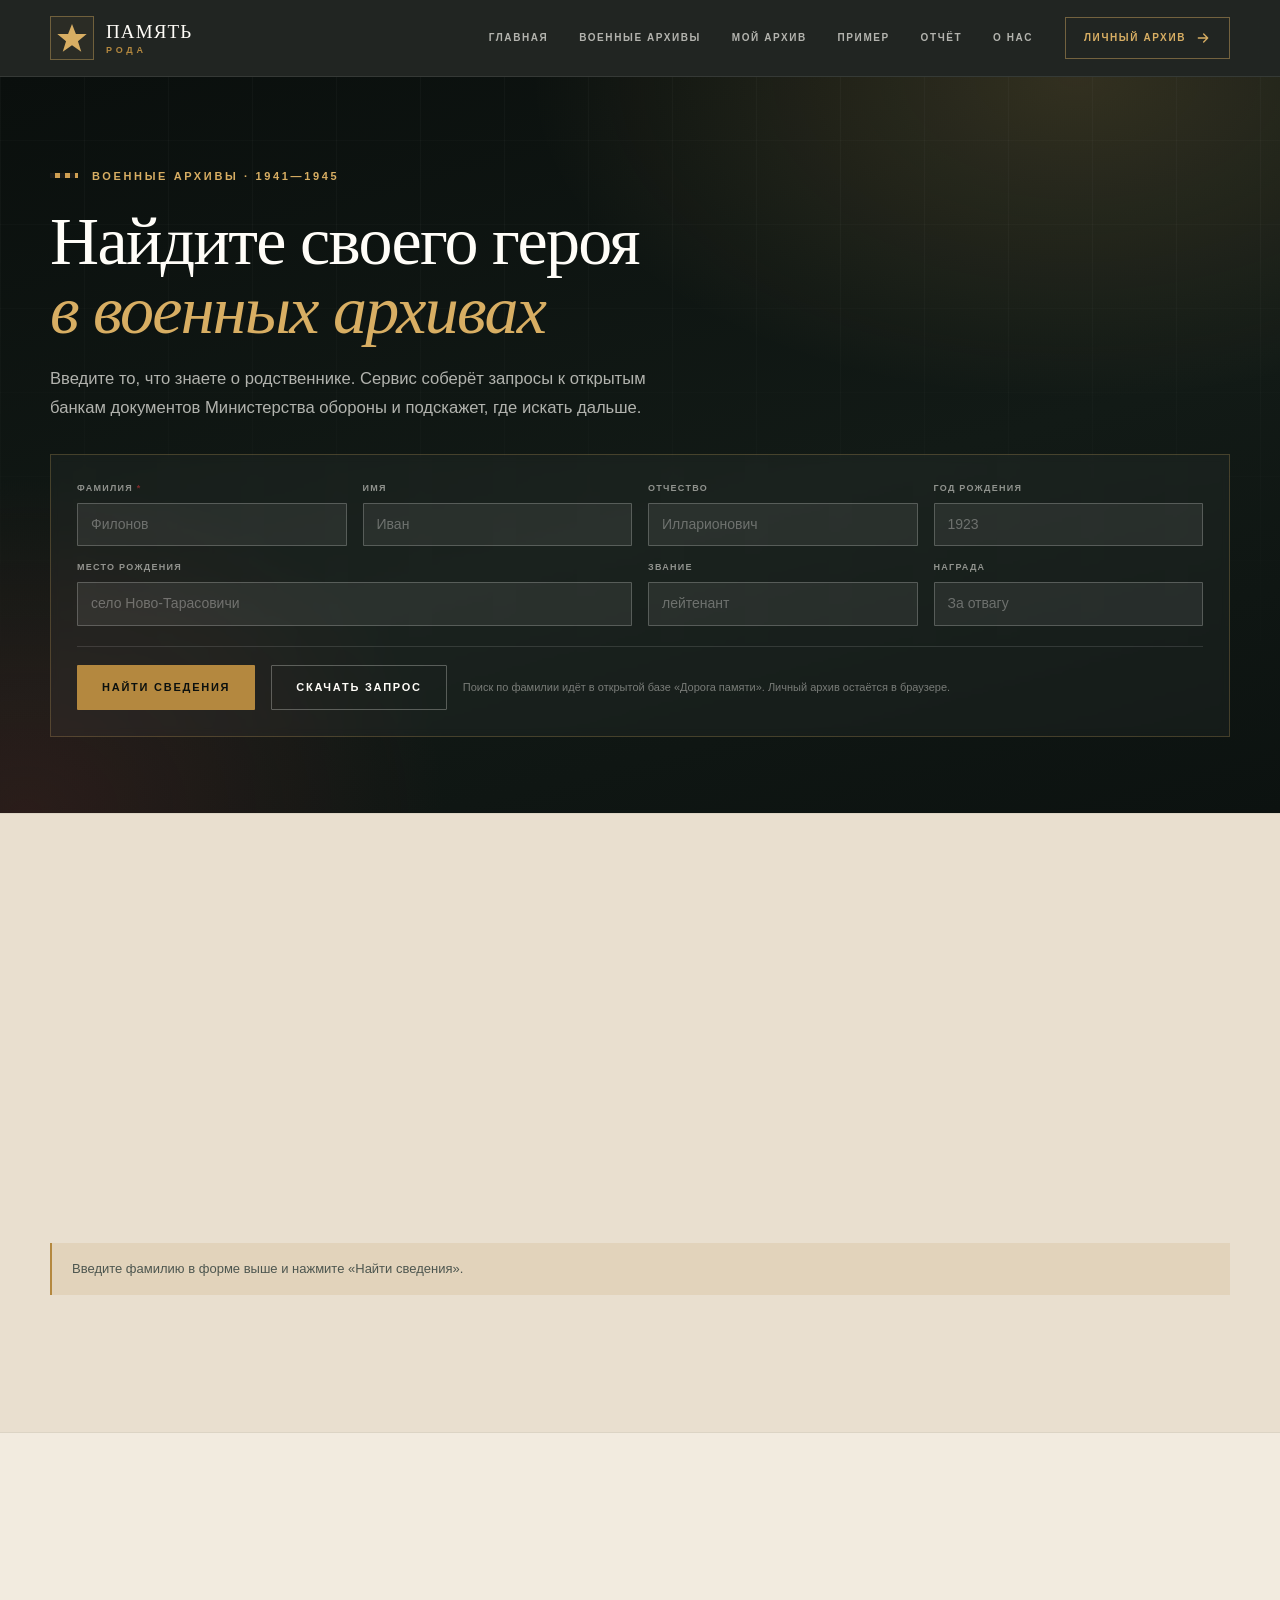
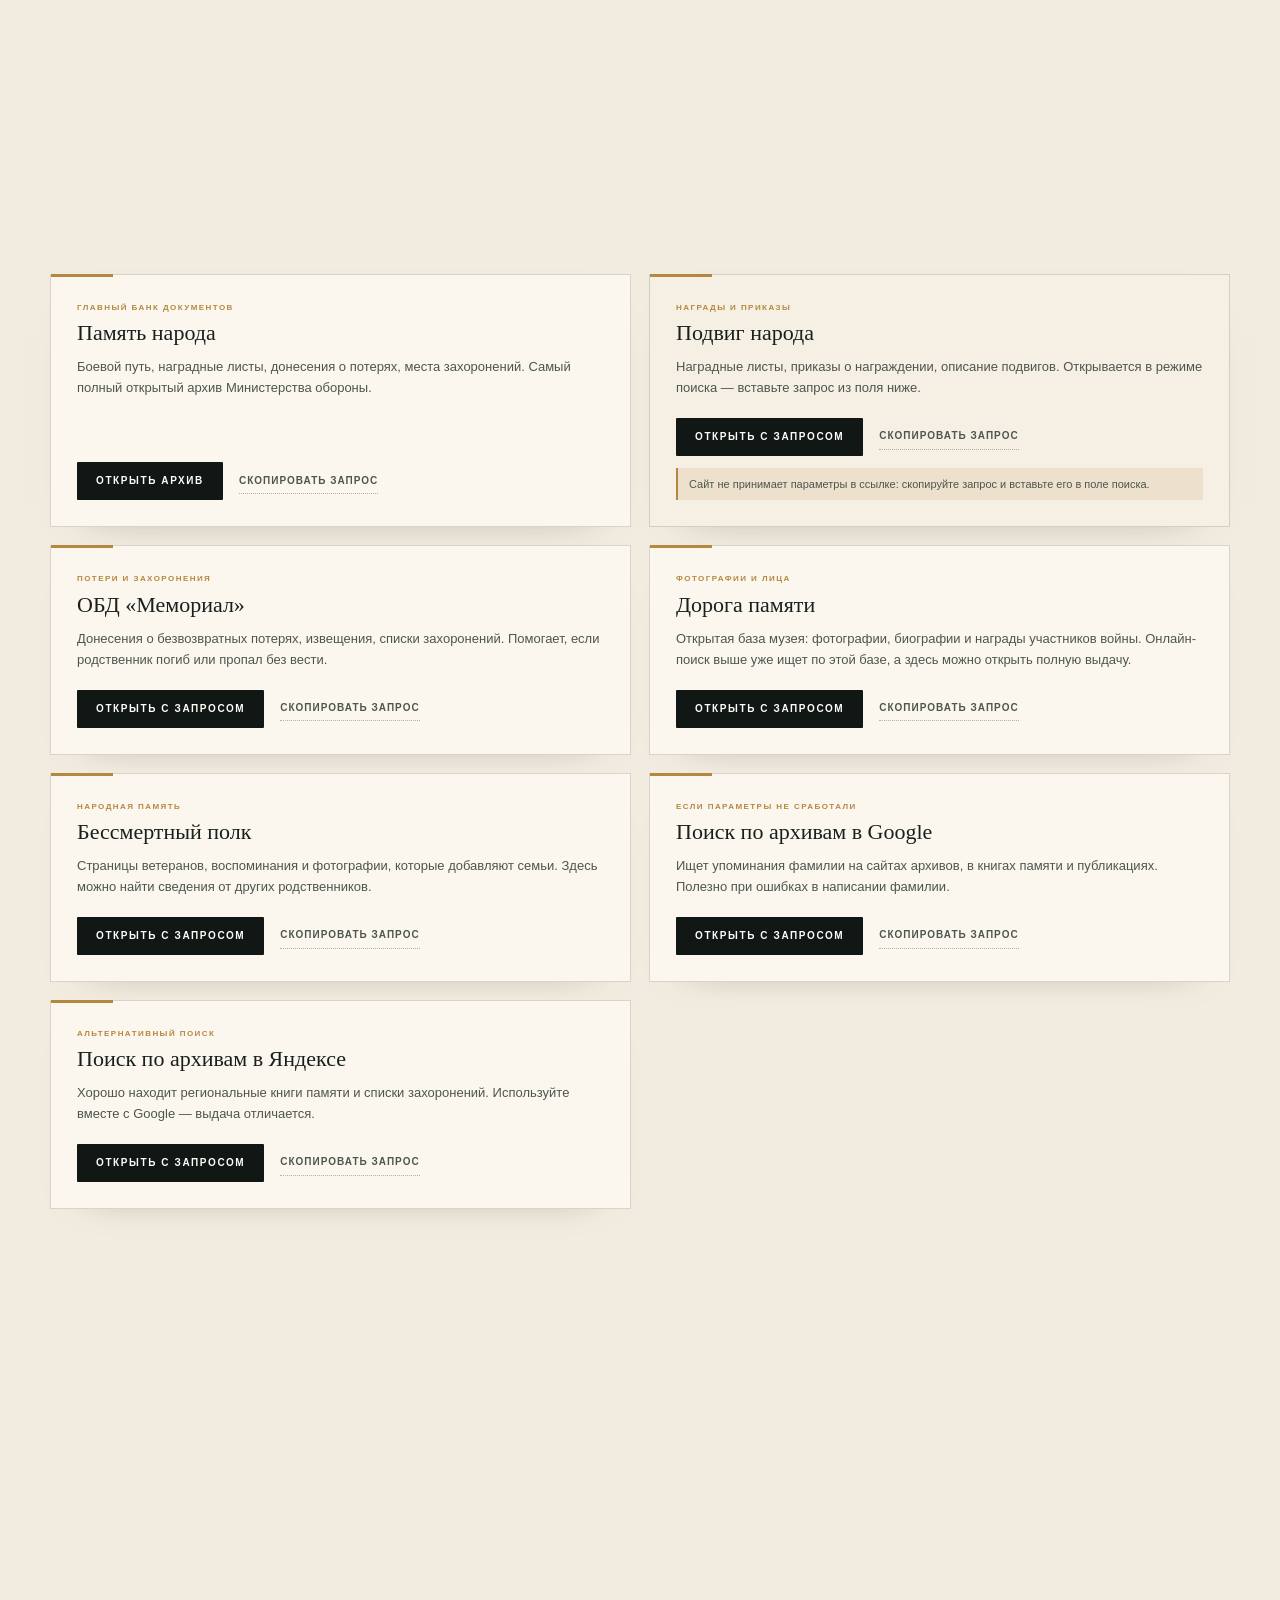
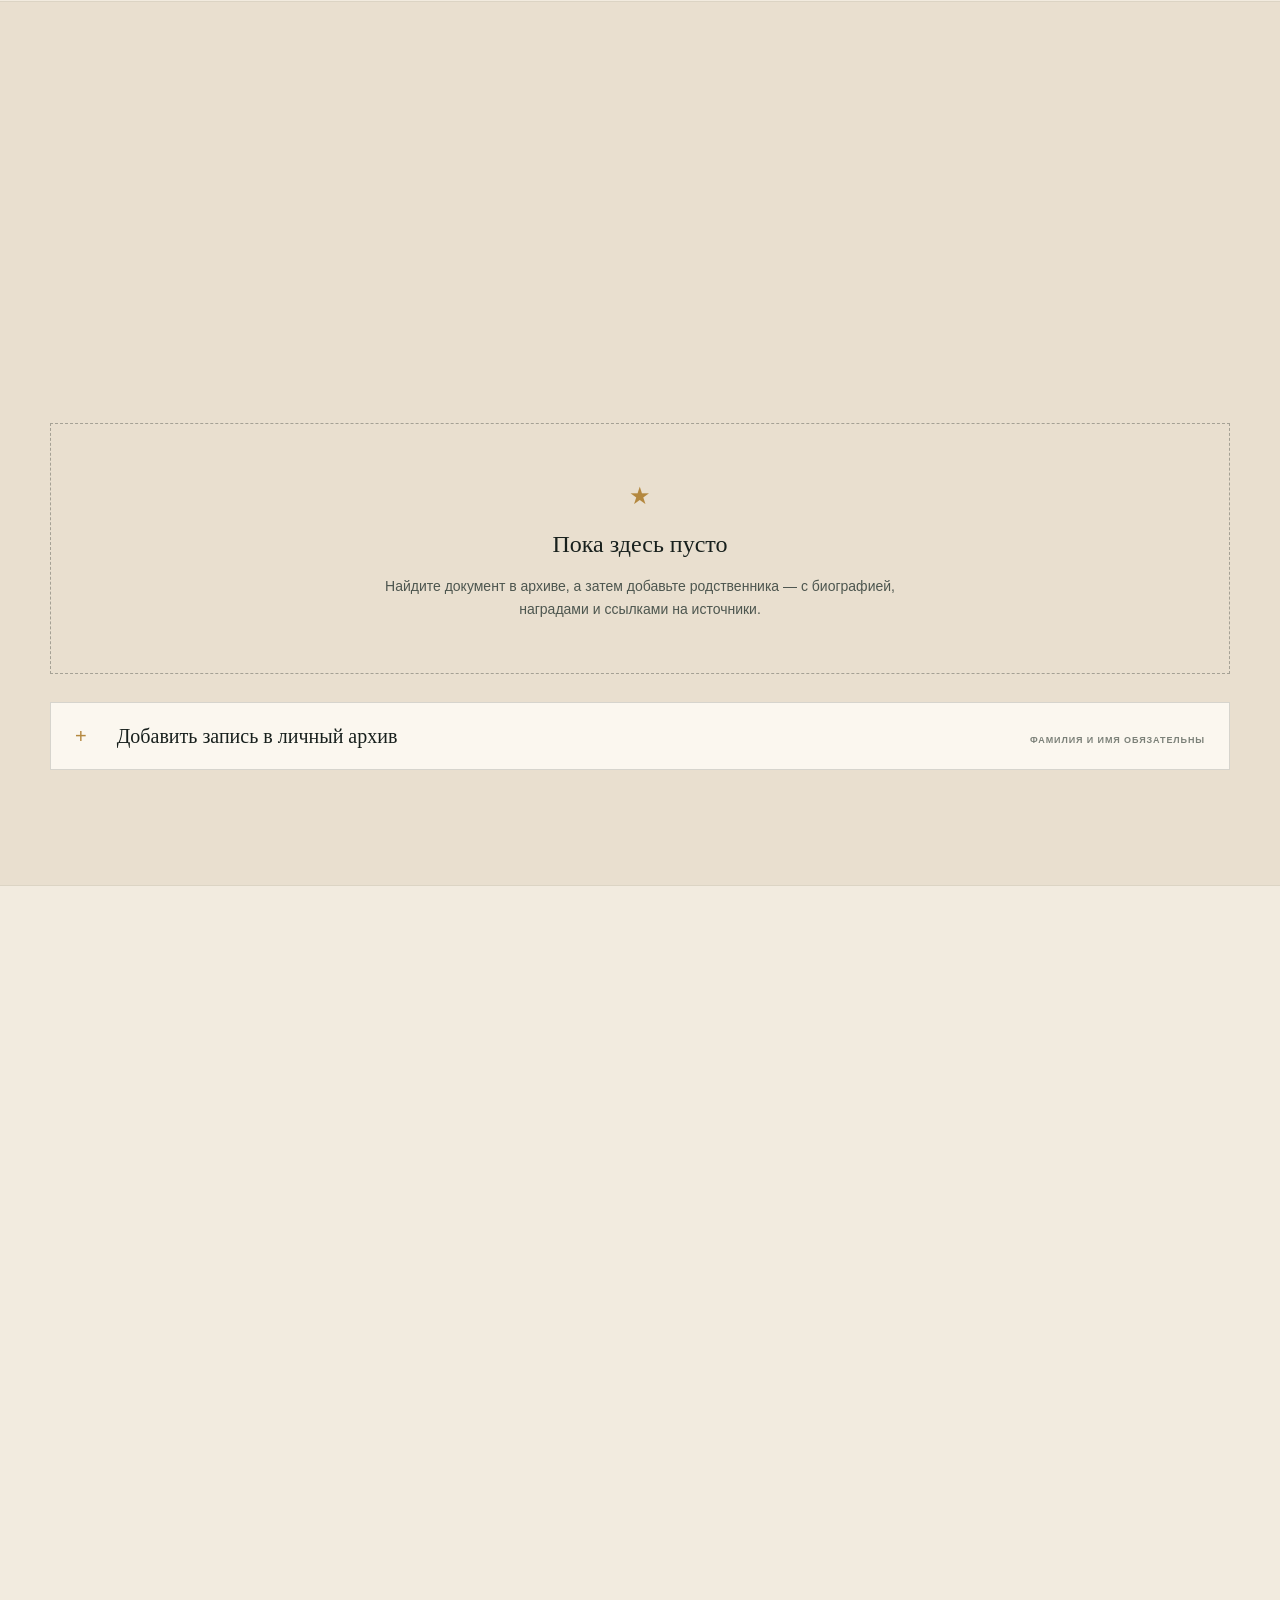
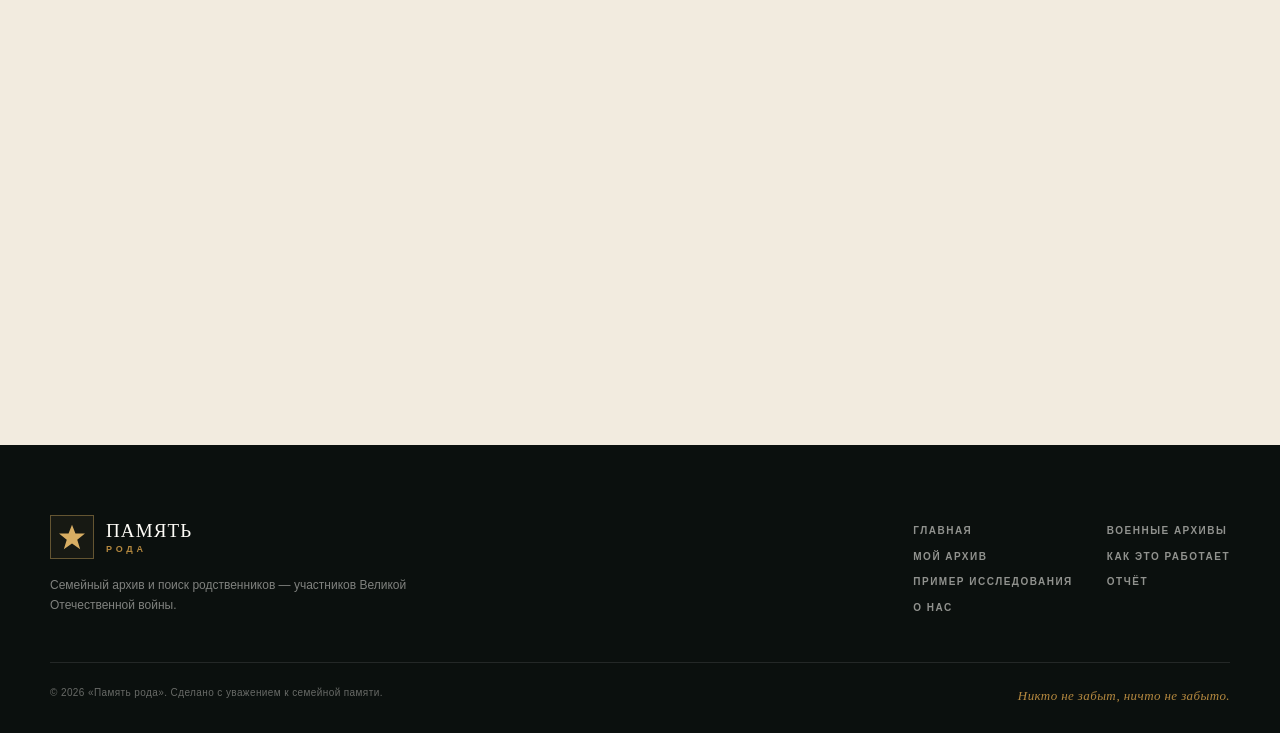
<file: search.html>
<!DOCTYPE html>
<html lang="ru">
<head>
  <meta charset="utf-8">
  <meta name="viewport" content="width=device-width, initial-scale=1">
  <title>Поиск в военных архивах — Память рода</title>
  <meta name="description" content="Поиск родственников — участников Великой Отечественной войны в открытых военных архивах: «Память народа», «Подвиг народа», ОБД «Мемориал» и других. Составьте запрос и сохраните найденное в личный архив.">
  <meta name="theme-color" content="#101714">
  <link rel="icon" href="data:image/svg+xml,%3Csvg xmlns='http://www.w3.org/2000/svg' viewBox='0 0 64 64'%3E%3Crect width='64' height='64' fill='%23101714'/%3E%3Cpath d='M32 9l6 17h18l-14.5 11 5.5 18L32 44 17 55l5.5-18L8 26h18z' fill='%23d8ae63'/%3E%3C/svg%3E">
  <link rel="stylesheet" href="assets/css/style.css">
  <script>document.documentElement.classList.add("js");</script>
</head>
<body>
  <a class="skip-link" href="#archive-form">Перейти к поиску</a>

  <header class="site-header" id="top">
    <div class="container header__inner">
      <a class="brand" href="index.html" aria-label="Память рода — на главную">
        <span class="brand__mark" aria-hidden="true">
          <svg viewBox="0 0 40 40" width="34" height="34">
            <path d="M20 3.5l4.6 11.9h12.7l-10.3 8.3 3.9 12.6L20 28.6l-10.9 7.7 3.9-12.6L2.7 15.4h12.7z" fill="currentColor"/>
          </svg>
        </span>
        <span class="brand__text">
          <strong>Память</strong>
          <span>рода</span>
        </span>
      </a>

      <nav class="nav" aria-label="Основная навигация">
        <a href="index.html">Главная</a>
        <a href="search.html" aria-current="page">Военные архивы</a>
        <a href="index.html#search">Мой архив</a>
        <a href="example.html">Пример</a>
        <a href="report.html">Отчёт</a>
        <a href="index.html#about">О нас</a>
      </nav>

      <a class="header__cta" href="#my-archive">
        <span>Личный архив</span>
        <svg viewBox="0 0 24 24" width="16" height="16" aria-hidden="true">
          <path d="M5 12h14M13 6l6 6-6 6" fill="none" stroke="currentColor" stroke-width="2" stroke-linecap="round" stroke-linejoin="round"/>
        </svg>
      </a>
    </div>
  </header>

  <main>
    <section class="archives-hero" aria-labelledby="archives-title">
      <div class="archives-hero__bg" aria-hidden="true"></div>
      <div class="container">
        <p class="eyebrow">
          <span class="ribbon" aria-hidden="true"></span>
          Военные архивы · 1941—1945
        </p>
        <h1 id="archives-title">Найдите своего героя<br><em>в военных архивах</em></h1>
        <p class="archives-hero__lead">
          Введите то, что знаете о родственнике. Сервис соберёт запросы к открытым банкам
          документов Министерства обороны и подскажет, где искать дальше.
        </p>

        <form class="query-form" id="archive-form" autocomplete="off">
          <div class="query-form__grid">
            <label class="field">
              <span>Фамилия <b>*</b></span>
              <input id="q-last" name="lastName" type="text" placeholder="Филонов" required>
            </label>
            <label class="field">
              <span>Имя</span>
              <input id="q-first" name="firstName" type="text" placeholder="Иван">
            </label>
            <label class="field">
              <span>Отчество</span>
              <input id="q-middle" name="middleName" type="text" placeholder="Илларионович">
            </label>
            <label class="field">
              <span>Год рождения</span>
              <input id="q-birth" name="birthDate" type="text" inputmode="numeric" maxlength="4" placeholder="1923">
            </label>
            <label class="field field--wide">
              <span>Место рождения</span>
              <input id="q-place" name="birthPlace" type="text" placeholder="село Ново-Тарасовичи">
            </label>
            <label class="field">
              <span>Звание</span>
              <input id="q-rank" name="rank" type="text" placeholder="лейтенант">
            </label>
            <label class="field">
              <span>Награда</span>
              <input id="q-award" name="award" type="text" placeholder="За отвагу">
            </label>
          </div>

          <div class="query-form__actions">
            <button class="btn btn--primary" type="submit">Найти сведения</button>
            <button class="btn btn--ghost" type="button" id="download-query">Скачать запрос</button>
            <span class="query-form__hint">Поиск по фамилии идёт в открытой базе «Дорога памяти». Личный архив остаётся в браузере.</span>
          </div>
        </form>
      </div>
    </section>

    <section class="section section--alt" id="lookup" aria-labelledby="lookup-title">
      <div class="container">
        <div class="section__head reveal">
          <p class="section__num">01 / Что удалось найти</p>
          <h2 id="lookup-title">Сведения из открытой базы<br>«Дорога памяти»</h2>
          <p class="section__lead">
            Введите фамилию родственника — сервис покажет найденные записи текстом: имя, годы
            жизни, звание, награды и место службы. Сначала идут совпадения из вашего личного
            архива, затем — записи музея «Дорога памяти».
          </p>
        </div>

        <div class="lookup" id="lookup-panel">
          <div class="lookup__status" id="lookup-status" role="status" aria-live="polite">
            <p>Введите фамилию в форме выше и нажмите «Найти сведения».</p>
          </div>

          <div class="lookup__error" id="lookup-error" role="alert" hidden></div>

          <div class="lookup__personal" id="lookup-personal" hidden>
            <p class="lookup__label">В вашем личном архиве</p>
            <div class="lookup__personal-list" id="lookup-personal-list"></div>
          </div>

          <div class="lookup__results" id="lookup-results"></div>

          <div class="lookup__empty" id="lookup-empty" hidden>
            <span aria-hidden="true">☆</span>
            <h3>По этой фамилии записей не нашлось</h3>
            <p>
              Попробуйте другой вариант написания: «Филонов» и «Филанов», «Подгорбунских»
              и «Подгорбунский». Или продолжите поиск в архивах ниже.
            </p>
            <a class="btn btn--outline btn--small" href="#results-links">Перейти к архивам</a>
          </div>

          <div class="lookup__foot" id="lookup-foot" hidden>
            <p>Показаны первые записи. Полная выдача и документы — на сайте музея.</p>
            <a class="btn btn--dark btn--small" id="lookup-all" href="https://1418museum.ru/" target="_blank" rel="noopener">Открыть все результаты</a>
          </div>
        </div>
      </div>
    </section>

    <section class="section" id="results-links" aria-labelledby="links-title">
      <div class="container">
        <div class="section__head reveal">
          <p class="section__num">02 / Продолжить поиск</p>
          <h2 id="links-title">Продолжить поиск в архивах</h2>
          <p class="section__lead">
            Открывайте архивы по очереди и сверяйте документы. Ссылки уже содержат введённые
            данные; если архив их не подставил — скопируйте запрос и вставьте в поле поиска.
          </p>
        </div>

        <div class="query-summary reveal" id="query-summary" aria-live="polite"></div>

        <div class="archives-grid" id="archives-grid"></div>

        <div class="copy-panel reveal">
          <div>
            <p class="copy-panel__label">Запрос для ручного поиска</p>
            <code id="query-text">Фамилия</code>
          </div>
          <button class="btn btn--dark btn--small" type="button" id="copy-query">Скопировать</button>
        </div>

        <div class="search-cta reveal">
          <div>
            <h3>Нашли документ?</h3>
            <p>Добавьте запись в личный архив — она появится в поиске, хронике и семейном отчёте.</p>
          </div>
          <button class="btn btn--gold" type="button" id="open-add">Добавить в мой архив</button>
        </div>
      </div>
    </section>

    <section class="section section--alt" id="my-archive" aria-labelledby="my-archive-title">
      <div class="container">
        <div class="section__head reveal">
          <p class="section__num">03 / Личный архив</p>
          <h2 id="my-archive-title">Мой архив</h2>
          <p class="section__lead">
            Записи о ваших родственниках. Они хранятся только в этом браузере.
            Архив можно выгрузить в файл и перенести на другое устройство.
          </p>
        </div>

        <div class="personal-toolbar reveal">
          <p class="result-count" id="personal-count" aria-live="polite"></p>
          <div class="personal-toolbar__actions">
            <button class="btn btn--outline btn--small" type="button" id="export-archive">Скачать архив</button>
            <label class="btn btn--outline btn--small" for="import-archive">Загрузить архив</label>
            <input class="visually-hidden" id="import-archive" type="file" accept="application/json,.json">
            <button class="btn btn--outline btn--small" type="button" id="clear-archive">Очистить</button>
          </div>
        </div>

        <div class="personal-list" id="personal-list"></div>

        <div class="personal-empty" id="personal-empty" hidden>
          <span aria-hidden="true">★</span>
          <h3>Пока здесь пусто</h3>
          <p>Найдите документ в архиве, а затем добавьте родственника — с биографией, наградами и ссылками на источники.</p>
        </div>

        <details class="add-panel" id="add-panel">
          <summary>
            <span>Добавить запись в личный архив</span>
            <small>Фамилия и имя обязательны</small>
          </summary>

          <form class="add-form" id="person-form" autocomplete="off">
            <div class="add-form__grid">
              <label class="field">
                <span>Фамилия <b>*</b></span>
                <input id="p-last" name="lastName" type="text" required>
              </label>
              <label class="field">
                <span>Имя <b>*</b></span>
                <input id="p-first" name="firstName" type="text" required>
              </label>
              <label class="field">
                <span>Отчество</span>
                <input id="p-middle" name="patronymic" type="text">
              </label>
              <label class="field">
                <span>Год рождения</span>
                <input id="p-birth" name="birth" type="text" inputmode="numeric" maxlength="4">
              </label>
              <label class="field field--wide">
                <span>Место рождения</span>
                <input id="p-place" name="birthplace" type="text">
              </label>
              <label class="field">
                <span>Статус</span>
                <select id="p-category" name="category">
                  <option value="veteran">Участник Великой Отечественной войны</option>
                  <option value="homefront">Труженик тыла</option>
                  <option value="unknown">Сведения уточняются</option>
                </select>
              </label>
              <label class="field">
                <span>Звание</span>
                <input id="p-rank" name="rank" type="text" placeholder="рядовой">
              </label>
              <label class="field">
                <span>Должность</span>
                <input id="p-position" name="position" type="text" placeholder="стрелок">
              </label>
              <label class="field field--wide">
                <span>Фронты</span>
                <input id="p-fronts" name="fronts" type="text" placeholder="Западный фронт, 1-й Белорусский фронт">
              </label>
              <label class="field field--wide">
                <span>Награды</span>
                <input id="p-awards" name="awards" type="text" placeholder="Медаль «За отвагу», орден Красной Звезды">
              </label>
              <label class="field field--wide">
                <span>Краткое описание</span>
                <textarea id="p-summary" name="summary" rows="2" placeholder="Что известно о боевом пути"></textarea>
              </label>
              <label class="field field--wide">
                <span>Биография</span>
                <textarea id="p-bio" name="bio" rows="3" placeholder="Абзацы биографии — можно вставить текст из документа"></textarea>
              </label>
              <label class="field field--wide">
                <span>Источники и ссылки</span>
                <textarea id="p-sources" name="sources" rows="2" placeholder="Память народа, номер дела, ссылка на наградной лист"></textarea>
              </label>
            </div>

            <p class="add-form__hint">
              Разделяйте несколько наград, фронтов и источников запятыми или с новой строки.
            </p>

            <div class="add-form__actions">
              <button class="btn btn--primary" type="submit">Сохранить в мой архив</button>
              <button class="btn btn--outline" type="button" id="reset-person">Очистить форму</button>
              <span class="add-form__status" id="person-status" role="status"></span>
            </div>
          </form>
        </details>
      </div>
    </section>

    <section class="section" id="how-search" aria-labelledby="how-search-title">
      <div class="container">
        <div class="section__head reveal">
          <p class="section__num">04 / Как искать</p>
          <h2 id="how-search-title">Пять шагов от фамилии<br>до документа</h2>
          <p class="section__lead">Поиск в архивах — это работа с вариантами написания и перекрёстная проверка. Вот порядок, который экономит время.</p>
        </div>

        <ol class="steps">
          <li class="step reveal">
            <span class="step__num" aria-hidden="true">01</span>
            <h3>Соберите факты</h3>
            <p>Запишите всё, что помнит семья: фамилию, имя, отчество, год и место рождения, где жил до войны, кем работал, когда призван.</p>
          </li>
          <li class="step reveal">
            <span class="step__num" aria-hidden="true">02</span>
            <h3>Проверьте варианты</h3>
            <p>Фамилии в документах писали на слух: «Подгорбунских» и «Подгорбунский», «Филонов» и «Филанов». Ищите с разницей в год рождения ±1.</p>
          </li>
          <li class="step reveal">
            <span class="step__num" aria-hidden="true">03</span>
            <h3>Начните с «Памяти народа»</h3>
            <p>Там собраны наградные листы, донесения о потерях и боевой путь. Затем проверьте «Подвиг народа» и ОБД «Мемориал».</p>
          </li>
          <li class="step reveal">
            <span class="step__num" aria-hidden="true">04</span>
            <h3>Сверьте части и даты</h3>
            <p>Номер дивизии, полка и армии — главный ключ. По справочнику боевого состава можно понять, где воевал родственник и за что награждён.</p>
          </li>
          <li class="step reveal">
            <span class="step__num" aria-hidden="true">05</span>
            <h3>Сохраните документ</h3>
            <p>Запишите номер дела, фонда, описи и листа, добавьте ссылку. Без этих данных находку трудно подтвердить через годы.</p>
          </li>
        </ol>

        <div class="how-note reveal">
          <span class="how-note__mark" aria-hidden="true">★</span>
          <p><strong>Что важно:</strong> открытые архивы содержат ошибки распознавания и разночтения. Один и тот же человек может быть записан по-разному. Сверяйте минимум два документа и не публикуйте непроверенные данные как окончательные.</p>
        </div>
      </div>
    </section>
  </main>

  <footer class="site-footer">
    <div class="container footer__inner">
      <div class="footer__brand">
        <a class="brand brand--footer" href="index.html">
          <span class="brand__mark" aria-hidden="true">
            <svg viewBox="0 0 40 40" width="30" height="30">
              <path d="M20 3.5l4.6 11.9h12.7l-10.3 8.3 3.9 12.6L20 28.6l-10.9 7.7 3.9-12.6L2.7 15.4h12.7z" fill="currentColor"/>
            </svg>
          </span>
          <span class="brand__text"><strong>Память</strong><span>рода</span></span>
        </a>
        <p>Семейный архив и поиск родственников — участников Великой Отечественной войны.</p>
      </div>

      <nav class="footer__nav" aria-label="Навигация в подвале">
        <a href="index.html">Главная</a>
        <a href="search.html">Военные архивы</a>
        <a href="index.html#search">Мой архив</a>
        <a href="index.html#how">Как это работает</a>
        <a href="example.html">Пример исследования</a>
        <a href="report.html">Отчёт</a>
        <a href="index.html#about">О нас</a>
      </nav>

      <div class="footer__bottom">
        <p>© 2026 «Память рода». Сделано с уважением к семейной памяти.</p>
        <p class="footer__quote">Никто не забыт, ничто не забыто.</p>
      </div>
    </div>
  </footer>

  <div class="toast" id="toast" role="status" aria-live="polite" hidden></div>

  <script src="assets/js/data.js"></script>
  <script src="assets/js/personal.js"></script>
  <script src="assets/js/archives.js"></script>
  <script src="assets/js/archive-search.js"></script>
  <script src="netlify/functions/lib/heroes-core.js"></script>
  <script src="assets/js/hero-search.js"></script>
</body>
</html>
</file>
<file: assets/css/style.css>
/* ==========================================================================
   «Память рода» — лендинг семейного архива
   ========================================================================== */

:root {
  --bg: #f2ebdf;
  --bg-alt: #e9dfcf;
  --paper: #fbf7ef;
  --paper-2: #f6efe3;
  --ink: #18201d;
  --ink-soft: #4d564f;
  --muted: #7b8078;
  --line: rgba(24, 32, 29, 0.16);
  --line-strong: rgba(24, 32, 29, 0.32);
  --gold: #b4883f;
  --gold-bright: #d8ae63;
  --gold-soft: rgba(180, 136, 63, 0.14);
  --red: #7d2b2b;
  --dark: #101714;
  --dark-2: #18211d;
  --dark-3: #0b100e;
  --white: #fffdf8;
  --serif: Georgia, "Times New Roman", "PT Serif", serif;
  --sans: "Segoe UI", Roboto, "Helvetica Neue", Arial, sans-serif;
  --container: 1180px;
  --ease: cubic-bezier(0.22, 0.61, 0.36, 1);
  --shadow: 0 30px 70px -32px rgba(16, 23, 20, 0.5);
}

*,
*::before,
*::after {
  box-sizing: border-box;
}

html {
  scroll-behavior: smooth;
  scroll-padding-top: 88px;
}

body {
  margin: 0;
  background: var(--bg);
  color: var(--ink);
  font-family: var(--sans);
  font-size: 16px;
  line-height: 1.65;
  -webkit-font-smoothing: antialiased;
  text-rendering: optimizeLegibility;
}

body::before {
  content: "";
  position: fixed;
  inset: 0;
  z-index: -1;
  pointer-events: none;
  opacity: 0.35;
  background-image:
    radial-gradient(circle at 20% 10%, rgba(180, 136, 63, 0.1), transparent 45%),
    radial-gradient(circle at 80% 80%, rgba(125, 43, 43, 0.06), transparent 50%);
}

img,
svg {
  display: block;
  max-width: 100%;
}

h1,
h2,
h3,
h4,
p,
figure,
blockquote,
dl,
dd {
  margin: 0;
}

ul,
ol {
  margin: 0;
  padding: 0;
  list-style: none;
}

button,
input {
  font: inherit;
  color: inherit;
}

button {
  cursor: pointer;
}

a {
  color: inherit;
  text-decoration: none;
}

::selection {
  background: var(--gold);
  color: var(--dark);
}

:focus-visible {
  outline: 2px solid var(--gold);
  outline-offset: 3px;
}

[hidden] {
  display: none !important;
}

.container {
  width: min(100% - 48px, var(--container));
  margin-inline: auto;
}

.visually-hidden {
  position: absolute !important;
  width: 1px;
  height: 1px;
  padding: 0;
  margin: -1px;
  overflow: hidden;
  clip: rect(0 0 0 0);
  white-space: nowrap;
  border: 0;
}

.skip-link {
  position: fixed;
  top: 12px;
  left: 12px;
  z-index: 200;
  padding: 12px 18px;
  background: var(--gold);
  color: var(--dark);
  font-size: 13px;
  font-weight: 700;
  transform: translateY(-160%);
  transition: transform 0.2s var(--ease);
}

.skip-link:focus {
  transform: translateY(0);
}

/* ---------- Общие элементы ---------- */

.eyebrow {
  display: flex;
  align-items: center;
  gap: 14px;
  font-size: 11px;
  font-weight: 600;
  letter-spacing: 0.24em;
  text-transform: uppercase;
  color: var(--gold-bright);
}

.ribbon {
  display: inline-block;
  width: 28px;
  height: 5px;
  flex: none;
  background: repeating-linear-gradient(
    90deg,
    #1b1b1b 0 5px,
    #cf9f52 5px 10px
  );
}

.ribbon--v {
  width: 5px;
  height: 54px;
  background: repeating-linear-gradient(
    180deg,
    #1b1b1b 0 6px,
    #cf9f52 6px 12px
  );
}

.btn {
  display: inline-flex;
  align-items: center;
  justify-content: center;
  gap: 10px;
  padding: 15px 24px;
  border: 1px solid transparent;
  border-radius: 1px;
  font-family: var(--sans);
  font-size: 11px;
  font-weight: 700;
  letter-spacing: 0.16em;
  text-transform: uppercase;
  line-height: 1.2;
  transition: background 0.25s var(--ease), color 0.25s var(--ease),
    border-color 0.25s var(--ease), transform 0.25s var(--ease);
}

.btn:hover {
  transform: translateY(-1px);
}

.btn--primary,
.btn--gold {
  background: var(--gold);
  color: var(--dark-3);
}

.btn--primary:hover,
.btn--gold:hover {
  background: var(--gold-bright);
}

.btn--dark {
  background: var(--dark);
  color: var(--white);
}

.btn--dark:hover {
  background: var(--dark-2);
}

.btn--outline {
  border-color: var(--line-strong);
  color: var(--ink);
  background: transparent;
}

.btn--outline:hover {
  border-color: var(--ink);
  background: rgba(24, 32, 29, 0.04);
}

.btn--ghost {
  border-color: rgba(255, 253, 248, 0.28);
  color: var(--white);
  background: transparent;
}

.btn--ghost:hover {
  border-color: var(--gold);
  color: var(--gold-bright);
}

.btn--small {
  padding: 12px 18px;
  font-size: 10px;
}

.section {
  position: relative;
  padding: clamp(72px, 9vw, 118px) 0;
}

.section--alt {
  background: var(--bg-alt);
  border-top: 1px solid rgba(24, 32, 29, 0.06);
  border-bottom: 1px solid rgba(24, 32, 29, 0.06);
}

.section__head {
  max-width: 760px;
  margin-bottom: clamp(36px, 5vw, 58px);
}

.section__num {
  display: flex;
  align-items: center;
  gap: 14px;
  margin-bottom: 16px;
  font-size: 10px;
  font-weight: 700;
  letter-spacing: 0.24em;
  text-transform: uppercase;
  color: var(--gold);
}

.section__num::after {
  content: "";
  width: 46px;
  height: 1px;
  background: currentColor;
  opacity: 0.7;
}

.section__num--light {
  color: var(--gold-bright);
}

.section h2 {
  font-family: var(--serif);
  font-size: clamp(34px, 4.4vw, 56px);
  font-weight: 400;
  line-height: 1.06;
  letter-spacing: -0.015em;
}

.section__lead {
  max-width: 640px;
  margin-top: 20px;
  color: var(--ink-soft);
  font-size: 17px;
}

.section__head--light h2 {
  color: var(--white);
}

.section__head--light .section__lead {
  color: rgba(255, 253, 248, 0.66);
}

/* ---------- Шапка ---------- */

.site-header {
  position: sticky;
  top: 0;
  z-index: 80;
  background: rgba(11, 16, 14, 0.9);
  border-bottom: 1px solid rgba(255, 253, 248, 0.09);
  backdrop-filter: blur(14px);
  -webkit-backdrop-filter: blur(14px);
}

.header__inner {
  display: flex;
  align-items: center;
  gap: 32px;
  min-height: 76px;
}

.brand {
  display: inline-flex;
  align-items: center;
  gap: 12px;
  color: var(--gold-bright);
  flex: none;
}

.brand__mark {
  display: grid;
  place-items: center;
  width: 44px;
  height: 44px;
  border: 1px solid rgba(216, 174, 99, 0.4);
  background: rgba(216, 174, 99, 0.06);
}

.brand__text {
  display: flex;
  flex-direction: column;
  line-height: 1;
}

.brand__text strong {
  font-family: var(--serif);
  font-size: 19px;
  font-weight: 400;
  letter-spacing: 0.06em;
  text-transform: uppercase;
  color: var(--white);
}

.brand__text span {
  margin-top: 5px;
  font-size: 9px;
  font-weight: 700;
  letter-spacing: 0.42em;
  text-transform: uppercase;
  color: var(--gold);
}

.nav {
  display: flex;
  align-items: center;
  gap: clamp(16px, 2.4vw, 32px);
  margin-left: auto;
}

.nav a {
  position: relative;
  font-size: 10px;
  font-weight: 600;
  letter-spacing: 0.16em;
  text-transform: uppercase;
  color: rgba(255, 253, 248, 0.66);
  transition: color 0.2s var(--ease);
}

.nav a::after {
  content: "";
  position: absolute;
  left: 0;
  bottom: -7px;
  width: 100%;
  height: 1px;
  background: var(--gold);
  transform: scaleX(0);
  transform-origin: left;
  transition: transform 0.25s var(--ease);
}

.nav a:hover {
  color: var(--white);
}

.nav a:hover::after {
  transform: scaleX(1);
}

.header__cta {
  display: inline-flex;
  align-items: center;
  gap: 9px;
  padding: 12px 18px;
  border: 1px solid rgba(216, 174, 99, 0.45);
  color: var(--gold-bright);
  font-size: 10px;
  font-weight: 700;
  letter-spacing: 0.16em;
  text-transform: uppercase;
  transition: background 0.25s var(--ease), color 0.25s var(--ease);
}

.header__cta:hover {
  background: var(--gold);
  color: var(--dark-3);
}

/* ---------- Первый экран ---------- */

.hero {
  position: relative;
  overflow: hidden;
  background: var(--dark);
  color: var(--white);
}

.hero__bg {
  position: absolute;
  inset: 0;
  background:
    radial-gradient(900px 520px at 80% 8%, rgba(216, 174, 99, 0.17), transparent 64%),
    radial-gradient(760px 620px at 4% 92%, rgba(125, 43, 43, 0.26), transparent 62%),
    linear-gradient(170deg, #0a0f0d 0%, #121a16 54%, #0c1210 100%);
}

.hero__bg::before {
  content: "";
  position: absolute;
  inset: 0;
  background-image:
    repeating-linear-gradient(90deg, rgba(255, 255, 255, 0.028) 0 1px, transparent 1px 84px),
    repeating-linear-gradient(0deg, rgba(255, 255, 255, 0.022) 0 1px, transparent 1px 84px);
  mask-image: linear-gradient(180deg, #000 20%, transparent 90%);
}

.hero__bg::after {
  content: "";
  position: absolute;
  top: -140px;
  right: -160px;
  width: 720px;
  height: 720px;
  background: linear-gradient(160deg, rgba(216, 174, 99, 0.16), rgba(216, 174, 99, 0.01));
  clip-path: polygon(50% 0%, 61% 34%, 98% 35%, 68% 57%, 79% 91%, 50% 70%, 21% 91%, 32% 57%, 2% 35%, 39% 35%);
  opacity: 0.55;
  transform: rotate(12deg);
}

.hero__inner {
  position: relative;
  z-index: 2;
  display: grid;
  grid-template-columns: minmax(0, 1.35fr) minmax(320px, 0.65fr);
  gap: clamp(40px, 6vw, 84px);
  align-items: center;
  padding: clamp(64px, 8vw, 104px) 0 clamp(72px, 8vw, 108px);
}

.hero__content {
  max-width: 720px;
}

.hero h1 {
  margin-top: 24px;
  font-family: var(--serif);
  font-size: clamp(52px, 8.4vw, 106px);
  font-weight: 400;
  line-height: 0.94;
  letter-spacing: -0.03em;
  color: var(--white);
}

.hero h1 em {
  font-style: italic;
  color: var(--gold-bright);
}

.hero__lead {
  max-width: 600px;
  margin-top: 26px;
  color: rgba(255, 253, 248, 0.68);
  font-size: clamp(16px, 1.4vw, 18px);
  line-height: 1.7;
}

/* Поиск */

.search {
  display: flex;
  align-items: center;
  width: 100%;
  max-width: 680px;
  min-height: 64px;
  padding: 7px 7px 7px 18px;
  background: var(--paper);
  border: 1px solid rgba(216, 174, 99, 0.28);
  box-shadow: 0 26px 60px -30px rgba(0, 0, 0, 0.7);
}

#hero-search {
  margin-top: 36px;
}

.search__icon {
  flex: none;
  margin-right: 12px;
  color: var(--gold);
}

.search input {
  flex: 1;
  min-width: 0;
  padding: 12px 0;
  border: 0;
  background: transparent;
  font-size: 15px;
  color: var(--ink);
}

.search input::placeholder {
  color: #8d897f;
}

.search input:focus {
  outline: none;
}

.search:focus-within {
  border-color: var(--gold);
  box-shadow: 0 26px 60px -30px rgba(0, 0, 0, 0.7), 0 0 0 3px rgba(180, 136, 63, 0.18);
}

.search .btn {
  flex: none;
  min-height: 48px;
  padding-inline: 26px;
}

.search--light {
  max-width: none;
  background: var(--paper);
  border-color: var(--line);
  box-shadow: 0 18px 40px -32px rgba(16, 23, 20, 0.5);
}

.search--light input {
  font-size: 16px;
}

.hero__chips {
  display: flex;
  flex-wrap: wrap;
  align-items: center;
  gap: 8px 14px;
  margin-top: 20px;
  font-size: 12px;
  color: rgba(255, 253, 248, 0.44);
}

.hero__chips button {
  padding: 3px 0;
  border: 0;
  border-bottom: 1px dotted rgba(216, 174, 99, 0.5);
  background: transparent;
  color: var(--gold-bright);
  font-size: 12px;
  transition: border-color 0.2s var(--ease), color 0.2s var(--ease);
}

.hero__chips button:hover {
  color: var(--white);
  border-color: var(--white);
}

/* Архивная карточка */

.hero__aside {
  display: flex;
  justify-content: flex-end;
}

.archive-card {
  position: relative;
  width: min(100%, 360px);
  padding: 26px 26px 22px;
  background:
    linear-gradient(180deg, rgba(255, 253, 248, 0.98), rgba(243, 234, 217, 0.98));
  color: var(--ink);
  box-shadow: var(--shadow);
  transform: rotate(1.4deg);
  border-top: 4px solid var(--gold);
}

.archive-card::before {
  content: "";
  position: absolute;
  inset: 9px;
  border: 1px solid rgba(24, 32, 29, 0.16);
  pointer-events: none;
}

.archive-card__top {
  display: flex;
  justify-content: space-between;
  gap: 12px;
  padding-bottom: 14px;
  border-bottom: 1px solid var(--line);
  font-size: 8px;
  font-weight: 700;
  letter-spacing: 0.24em;
  text-transform: uppercase;
  color: var(--muted);
}

.archive-card__stamp {
  width: 106px;
  height: 106px;
  margin: 22px auto 10px;
  display: grid;
  place-items: center;
  padding: 16px;
  border: 2px solid rgba(125, 43, 43, 0.55);
  border-radius: 50%;
  color: var(--red);
  font-size: 8px;
  font-weight: 700;
  letter-spacing: 0.2em;
  line-height: 1.5;
  text-align: center;
  text-transform: uppercase;
  transform: rotate(-11deg);
  opacity: 0.82;
}

.archive-card__stats {
  display: grid;
  grid-template-columns: repeat(3, 1fr);
  gap: 10px;
  margin-top: 14px;
  text-align: center;
}

.archive-card__stats dt {
  order: 2;
  margin-top: 4px;
  font-size: 8px;
  font-weight: 700;
  letter-spacing: 0.14em;
  text-transform: uppercase;
  color: var(--muted);
}

.archive-card__stats dd {
  order: 1;
  font-family: var(--serif);
  font-size: 38px;
  line-height: 1;
  color: var(--ink);
}

.archive-card__quote {
  margin-top: 22px;
  padding-top: 18px;
  border-top: 1px solid var(--line);
  font-family: var(--serif);
  font-size: 14px;
  font-style: italic;
  line-height: 1.55;
  color: var(--ink-soft);
}

.archive-card__bottom {
  display: flex;
  align-items: center;
  gap: 12px;
  margin-top: 22px;
  padding-top: 16px;
  border-top: 1px solid var(--line);
  font-size: 10px;
  font-weight: 600;
  letter-spacing: 0.05em;
  line-height: 1.5;
  color: var(--ink);
}

.archive-card__bottom small {
  font-size: 9px;
  font-weight: 400;
  letter-spacing: 0.08em;
  text-transform: uppercase;
  color: var(--muted);
}

/* Бегущая строка */

.hero__ticker {
  position: relative;
  z-index: 2;
  overflow: hidden;
  border-top: 1px solid rgba(255, 253, 248, 0.1);
  background: rgba(0, 0, 0, 0.18);
}

.hero__ticker-track {
  display: flex;
  gap: 34px;
  width: max-content;
  padding: 15px 0;
  font-size: 9px;
  font-weight: 700;
  letter-spacing: 0.3em;
  text-transform: uppercase;
  color: rgba(255, 253, 248, 0.38);
  animation: ticker 38s linear infinite;
}

.hero__ticker-track span:nth-child(even) {
  color: var(--gold);
}

@keyframes ticker {
  to {
    transform: translateX(-50%);
  }
}

/* ---------- Поиск и результаты ---------- */

.search-panel {
  padding: clamp(18px, 2.6vw, 28px);
  background: var(--paper-2);
  border: 1px solid var(--line);
  box-shadow: 0 18px 50px -42px rgba(16, 23, 20, 0.7);
}

.filters {
  display: flex;
  flex-wrap: wrap;
  gap: 8px;
  margin-top: 18px;
}

.chip {
  padding: 9px 15px;
  border: 1px solid var(--line);
  background: transparent;
  color: var(--ink-soft);
  font-size: 10px;
  font-weight: 700;
  letter-spacing: 0.13em;
  text-transform: uppercase;
  transition: background 0.2s var(--ease), color 0.2s var(--ease),
    border-color 0.2s var(--ease);
}

.chip:hover {
  border-color: var(--gold);
  color: var(--ink);
}

.chip.is-active {
  background: var(--dark);
  border-color: var(--dark);
  color: var(--white);
}

.toolbar {
  display: flex;
  flex-wrap: wrap;
  align-items: center;
  justify-content: space-between;
  gap: 14px;
  margin-top: 22px;
  padding-top: 18px;
  border-top: 1px solid var(--line);
}

.result-count {
  font-size: 12px;
  letter-spacing: 0.04em;
  color: var(--ink-soft);
}

.result-count strong {
  color: var(--ink);
}

.result-count mark {
  background: var(--gold-soft);
  color: inherit;
}

.switch {
  display: inline-flex;
  align-items: center;
  gap: 10px;
  font-size: 12px;
  color: var(--ink-soft);
  cursor: pointer;
  user-select: none;
}

.switch input {
  position: absolute;
  opacity: 0;
  pointer-events: none;
}

.switch__box {
  position: relative;
  width: 38px;
  height: 22px;
  flex: none;
  border: 1px solid var(--line-strong);
  background: transparent;
  transition: background 0.2s var(--ease), border-color 0.2s var(--ease);
}

.switch__box::after {
  content: "";
  position: absolute;
  top: 3px;
  left: 3px;
  width: 14px;
  height: 14px;
  background: var(--ink-soft);
  transition: transform 0.2s var(--ease), background 0.2s var(--ease);
}

.switch input:checked + .switch__box {
  background: var(--gold-soft);
  border-color: var(--gold);
}

.switch input:checked + .switch__box::after {
  transform: translateX(16px);
  background: var(--gold);
}

.switch input:focus-visible + .switch__box {
  outline: 2px solid var(--gold);
  outline-offset: 3px;
}

.cards {
  display: grid;
  grid-template-columns: repeat(2, minmax(0, 1fr));
  gap: 24px;
  margin-top: 34px;
}

.card {
  position: relative;
  display: flex;
  flex-direction: column;
  min-height: 100%;
  padding: clamp(22px, 2.6vw, 30px);
  background: var(--paper);
  border: 1px solid var(--line);
  box-shadow: 0 20px 50px -44px rgba(16, 23, 20, 0.65);
  transition: border-color 0.25s var(--ease), box-shadow 0.25s var(--ease),
    transform 0.25s var(--ease);
}

.card::before {
  content: "";
  position: absolute;
  top: -1px;
  left: 0;
  width: 74px;
  height: 3px;
  background: var(--gold);
  transition: width 0.35s var(--ease);
}

.card:hover {
  transform: translateY(-4px);
  border-color: rgba(180, 136, 63, 0.55);
  box-shadow: 0 30px 60px -42px rgba(16, 23, 20, 0.7);
}

.card:hover::before {
  width: 120px;
}

.card__head {
  display: grid;
  grid-template-columns: auto minmax(0, 1fr) auto;
  gap: 14px;
  align-items: start;
}

.card__monogram {
  display: grid;
  place-items: center;
  width: 58px;
  height: 58px;
  flex: none;
  background: var(--dark);
  color: var(--gold-bright);
  font-family: var(--serif);
  font-size: 27px;
  line-height: 1;
}

.card__kicker {
  font-size: 8px;
  font-weight: 700;
  letter-spacing: 0.19em;
  line-height: 1.5;
  text-transform: uppercase;
  color: var(--gold);
}

.card__name {
  margin-top: 5px;
  font-family: var(--serif);
  font-size: clamp(20px, 2vw, 24px);
  font-weight: 400;
  line-height: 1.18;
  letter-spacing: -0.01em;
}

.card__name span {
  color: var(--ink-soft);
}

.card__open {
  padding: 0;
  border: 0;
  background: none;
  text-align: left;
  transition: color 0.2s var(--ease);
}

.card__open:hover {
  color: var(--red);
}

.card__meta {
  margin-top: 6px;
  font-size: 11px;
  letter-spacing: 0.04em;
  color: var(--muted);
}

.pick {
  display: inline-flex;
  align-items: center;
  gap: 7px;
  padding: 4px 0;
  font-size: 9px;
  font-weight: 700;
  letter-spacing: 0.12em;
  text-transform: uppercase;
  color: var(--muted);
  cursor: pointer;
  user-select: none;
}

.pick input {
  position: absolute;
  opacity: 0;
  pointer-events: none;
}

.pick__box {
  position: relative;
  width: 19px;
  height: 19px;
  flex: none;
  border: 1px solid var(--line-strong);
  background: transparent;
  transition: background 0.2s var(--ease), border-color 0.2s var(--ease);
}

.pick__box::after {
  content: "";
  position: absolute;
  top: 3px;
  left: 6px;
  width: 5px;
  height: 9px;
  border: solid var(--dark);
  border-width: 0 2px 2px 0;
  transform: rotate(45deg) scale(0);
  transition: transform 0.15s var(--ease);
}

.pick input:checked + .pick__box {
  background: var(--gold);
  border-color: var(--gold);
}

.pick input:checked + .pick__box::after {
  transform: rotate(45deg) scale(1);
}

.pick input:focus-visible + .pick__box {
  outline: 2px solid var(--gold);
  outline-offset: 2px;
}

.pick:hover .pick__box {
  border-color: var(--gold);
}

.card__summary {
  margin-top: 20px;
  color: var(--ink-soft);
  font-size: 14px;
  line-height: 1.68;
}

.tags {
  display: flex;
  flex-wrap: wrap;
  gap: 7px;
  margin-top: 18px;
}

.tags li {
  padding: 5px 9px;
  background: rgba(24, 32, 29, 0.045);
  border: 1px solid rgba(24, 32, 29, 0.09);
  font-size: 9px;
  font-weight: 600;
  letter-spacing: 0.1em;
  text-transform: uppercase;
  color: var(--ink-soft);
}

.card__awards {
  display: flex;
  align-items: flex-start;
  gap: 10px;
  margin-top: 18px;
  padding-top: 16px;
  border-top: 1px solid var(--line);
  font-size: 12px;
  line-height: 1.55;
  color: var(--ink-soft);
}

.card__awards svg {
  flex: none;
  margin-top: 2px;
  color: var(--gold);
}

.card__awards strong {
  color: var(--ink);
  font-weight: 600;
}

.card__foot {
  display: flex;
  align-items: center;
  justify-content: space-between;
  gap: 14px;
  margin-top: auto;
  padding-top: 18px;
}

.card__status {
  font-size: 9px;
  font-weight: 700;
  letter-spacing: 0.14em;
  text-transform: uppercase;
  color: var(--muted);
}

.card__link {
  display: inline-flex;
  align-items: center;
  gap: 8px;
  padding: 0;
  border: 0;
  background: none;
  font-size: 10px;
  font-weight: 700;
  letter-spacing: 0.14em;
  text-transform: uppercase;
  color: var(--ink);
  transition: color 0.2s var(--ease), gap 0.2s var(--ease);
}

.card__link:hover {
  color: var(--red);
  gap: 12px;
}

.card__note {
  margin-top: 16px;
  padding: 9px 12px;
  border-left: 2px solid var(--gold);
  background: var(--gold-soft);
  font-size: 11px;
  color: var(--ink-soft);
}

.card__details {
  margin-top: 18px;
  padding-top: 14px;
  border-top: 1px solid var(--line);
}

.card__details > summary {
  cursor: pointer;
  font-size: 10px;
  font-weight: 700;
  letter-spacing: 0.12em;
  text-transform: uppercase;
  color: var(--ink);
  list-style: none;
}

.card__details > summary::-webkit-details-marker {
  display: none;
}

.card__details > summary::before {
  content: "+";
  margin-right: 8px;
  color: var(--gold);
}

.card__details[open] > summary::before {
  content: "−";
}

.card__details > summary:hover {
  color: var(--red);
}

.example-details {
  padding-top: 12px;
}

.example-details h4 {
  margin: 18px 0 7px;
  font-family: var(--sans);
  font-size: 9px;
  font-weight: 700;
  letter-spacing: 0.14em;
  text-transform: uppercase;
  color: var(--gold);
}

.example-details p {
  margin-bottom: 10px;
  font-size: 13px;
  line-height: 1.65;
  color: var(--ink-soft);
}

.example-details .timeline {
  margin-top: 8px;
}

.example-details .timeline h4 {
  margin-top: 3px;
  font-family: var(--serif);
  font-size: 16px;
  letter-spacing: 0;
  text-transform: none;
  color: var(--ink);
}

.example-quote {
  margin: 26px 0 0;
  padding: 16px 20px;
  border-left: 3px solid var(--gold);
  background: rgba(255, 253, 248, 0.06);
  font-family: var(--serif);
  font-size: clamp(17px, 1.9vw, 21px);
  font-style: italic;
  line-height: 1.5;
  color: var(--white);
}

.search-cta__actions {
  display: flex;
  flex-wrap: wrap;
  gap: 10px;
}

.empty .btn {
  margin: 4px;
}

.example-story {
  max-width: 780px;
}

.example-story p {
  margin-bottom: 16px;
  font-size: 15px;
  line-height: 1.75;
  color: var(--ink-soft);
}

.example-story p:last-child {
  margin-bottom: 0;
}

.example-conclusion {
  margin-top: 28px;
  padding: clamp(22px, 3vw, 32px);
  border: 1px solid var(--line);
  border-left: 3px solid var(--gold);
  background: var(--paper);
}

.example-conclusion h3 {
  font-family: var(--serif);
  font-size: clamp(22px, 2.6vw, 28px);
  font-weight: 400;
  line-height: 1.2;
}

.example-conclusion p {
  margin-top: 12px;
  font-size: 14px;
  line-height: 1.7;
  color: var(--ink-soft);
}

.example-conclusion .btn {
  margin-top: 18px;
}

.empty {
  margin-top: 34px;
  padding: clamp(36px, 6vw, 64px) 24px;
  border: 1px dashed var(--line-strong);
  text-align: center;
}

.empty__star {
  display: block;
  margin-bottom: 12px;
  font-size: 26px;
  color: var(--gold);
}

.empty h3 {
  font-family: var(--serif);
  font-size: 26px;
  font-weight: 400;
}

.empty p {
  max-width: 520px;
  margin: 12px auto 22px;
  font-size: 14px;
  color: var(--ink-soft);
}

.noscript {
  margin-top: 22px;
  padding: 14px 18px;
  border-left: 3px solid var(--red);
  background: rgba(125, 43, 43, 0.08);
  font-size: 14px;
}

.external-search {
  display: grid;
  grid-template-columns: minmax(0, 1fr) minmax(0, 0.9fr);
  gap: clamp(24px, 4vw, 56px);
  align-items: center;
  margin-top: clamp(44px, 6vw, 70px);
  padding-top: clamp(32px, 4vw, 48px);
  border-top: 1px solid var(--line);
}

.external-search h3 {
  font-family: var(--serif);
  font-size: clamp(24px, 2.6vw, 32px);
  font-weight: 400;
  line-height: 1.15;
}

.external-search p:not(.section__num) {
  max-width: 470px;
  margin-top: 12px;
  font-size: 14px;
  color: var(--ink-soft);
}

.external-search__links {
  display: grid;
  border-top: 1px solid var(--line);
}

.external-search__links a {
  display: flex;
  align-items: baseline;
  justify-content: space-between;
  gap: 16px;
  padding: 14px 2px;
  border-bottom: 1px solid var(--line);
  transition: padding 0.25s var(--ease), color 0.25s var(--ease);
}

.external-search__links a:hover {
  padding-left: 10px;
  color: var(--red);
}

.external-search__links span {
  font-family: var(--serif);
  font-size: 17px;
}

.external-search__links small {
  font-size: 9px;
  letter-spacing: 0.1em;
  text-transform: uppercase;
  color: var(--muted);
  text-align: right;
}

/* ---------- Шаги ---------- */

.steps {
  display: grid;
  grid-template-columns: repeat(3, minmax(0, 1fr));
  gap: clamp(20px, 3vw, 40px);
}

.step {
  position: relative;
  padding: 30px 0 0;
  border-top: 1px solid var(--line-strong);
}

.step__num {
  display: block;
  font-family: var(--serif);
  font-size: clamp(40px, 4vw, 58px);
  line-height: 1;
  color: rgba(24, 32, 29, 0.14);
}

.step h3 {
  margin-top: 16px;
  font-family: var(--serif);
  font-size: 23px;
  font-weight: 400;
}

.step p {
  max-width: 330px;
  margin-top: 10px;
  font-size: 14px;
  color: var(--ink-soft);
}

.how-note {
  display: flex;
  align-items: flex-start;
  gap: 18px;
  max-width: 880px;
  margin-top: clamp(40px, 5vw, 62px);
  padding: 22px 26px;
  border: 1px solid var(--line);
  background: var(--paper);
}

.how-note__mark {
  flex: none;
  font-size: 22px;
  line-height: 1.2;
  color: var(--gold);
}

.how-note p {
  font-size: 13px;
  color: var(--ink-soft);
}

.how-note strong {
  color: var(--ink);
}

/* ---------- Хроника ---------- */

.section--chronicle {
  overflow: hidden;
  background:
    radial-gradient(900px 520px at 90% 0%, rgba(180, 136, 63, 0.13), transparent 62%),
    linear-gradient(170deg, #0e1512, #141d18 55%, #0d1310);
  color: var(--white);
}

.section--chronicle::before {
  content: "";
  position: absolute;
  top: 0;
  left: 0;
  width: 100%;
  height: 1px;
  background: linear-gradient(90deg, transparent, var(--gold), transparent);
  opacity: 0.6;
}

.chronicle {
  max-width: 960px;
  border-top: 1px solid rgba(255, 253, 248, 0.14);
}

.chronicle li {
  display: grid;
  grid-template-columns: 190px minmax(0, 1fr);
  gap: clamp(18px, 4vw, 48px);
  padding: clamp(18px, 2.4vw, 26px) 0;
  border-bottom: 1px solid rgba(255, 253, 248, 0.12);
  transition: background 0.25s var(--ease);
}

.chronicle li:hover {
  background: rgba(255, 253, 248, 0.025);
}

.chronicle__year {
  font-family: var(--serif);
  font-size: clamp(28px, 3.2vw, 42px);
  font-style: italic;
  line-height: 1;
  color: var(--gold-bright);
}

.chronicle__text {
  padding-top: 3px;
  font-size: 15px;
  color: rgba(255, 253, 248, 0.74);
}

.chronicle__quote {
  max-width: 760px;
  margin-top: clamp(40px, 5vw, 60px);
  padding-left: 26px;
  border-left: 2px solid var(--gold);
}

.chronicle__quote p {
  font-family: var(--serif);
  font-size: clamp(20px, 2.3vw, 28px);
  font-style: italic;
  line-height: 1.45;
  color: var(--white);
}

.chronicle__quote cite {
  display: block;
  margin-top: 14px;
  font-size: 9px;
  font-style: normal;
  font-weight: 700;
  letter-spacing: 0.18em;
  text-transform: uppercase;
  color: rgba(255, 253, 248, 0.42);
}

/* ---------- Источники ---------- */

.sources {
  display: grid;
  grid-template-columns: repeat(2, minmax(0, 1fr));
  gap: 0 40px;
  border-top: 1px solid var(--line);
}

.source {
  display: grid;
  grid-template-columns: auto minmax(0, 1fr) auto;
  gap: 18px;
  align-items: start;
  padding: 26px 0;
  border-bottom: 1px solid var(--line);
  transition: padding 0.25s var(--ease);
}

.source:hover {
  padding-left: 8px;
}

.source__num {
  font-family: var(--serif);
  font-size: 15px;
  font-style: italic;
  color: var(--gold);
}

.source h3 {
  font-family: var(--serif);
  font-size: 21px;
  font-weight: 400;
  line-height: 1.2;
}

.source p {
  margin-top: 6px;
  font-size: 12px;
  color: var(--ink-soft);
}

.source__arrow {
  color: var(--gold);
  transition: transform 0.25s var(--ease);
}

.source:hover .source__arrow {
  transform: translate(3px, -3px);
}

.disclaimer {
  max-width: 860px;
  margin-top: clamp(36px, 4.5vw, 54px);
  padding: 18px 22px;
  border-left: 2px solid var(--red);
  background: rgba(125, 43, 43, 0.055);
  font-size: 12px;
  line-height: 1.65;
  color: var(--ink-soft);
}

.disclaimer strong {
  color: var(--ink);
}

/* ---------- О нас ---------- */

.about-card {
  display: flex;
  flex-wrap: wrap;
  align-items: flex-end;
  justify-content: space-between;
  gap: 24px 40px;
  margin-top: 8px;
  padding: clamp(24px, 3.2vw, 38px);
  border: 1px solid var(--line);
  border-left: 3px solid var(--gold);
  background: var(--paper);
  box-shadow: 0 18px 44px -42px rgba(16, 23, 20, 0.6);
}

.about-card__kicker {
  font-size: 9px;
  font-weight: 700;
  letter-spacing: 0.2em;
  text-transform: uppercase;
  color: var(--gold);
}

.about-card h3 {
  margin-top: 8px;
  font-family: var(--serif);
  font-size: clamp(24px, 2.6vw, 32px);
  font-weight: 400;
  line-height: 1.15;
}

.about-card__text {
  max-width: 680px;
  margin-top: 12px;
  font-size: 14px;
  line-height: 1.7;
  color: var(--ink-soft);
}

.about-card__note {
  font-size: 11px;
  font-weight: 700;
  letter-spacing: 0.14em;
  text-transform: uppercase;
  color: var(--muted);
  white-space: nowrap;
}

/* ---------- Отчёт ---------- */

.section--report {
  overflow: hidden;
  background:
    radial-gradient(1000px 600px at 100% 0%, rgba(180, 136, 63, 0.17), transparent 58%),
    linear-gradient(160deg, #121a16, #0d1310 70%);
  color: var(--white);
}

.section--report::after {
  content: "";
  position: absolute;
  right: -120px;
  bottom: -190px;
  width: 540px;
  height: 540px;
  border: 1px solid rgba(216, 174, 99, 0.14);
  border-radius: 50%;
  pointer-events: none;
}

.report {
  position: relative;
  z-index: 1;
  display: grid;
  grid-template-columns: minmax(0, 1.1fr) minmax(0, 0.9fr);
  gap: clamp(44px, 6vw, 84px);
  align-items: center;
}

.report__text h2 {
  margin-top: 0;
  color: var(--white);
}

.report__lead {
  max-width: 580px;
  margin-top: 22px;
  font-size: 16px;
  line-height: 1.7;
  color: rgba(255, 253, 248, 0.66);
}

.report__list {
  margin-top: 26px;
  border-top: 1px solid rgba(255, 253, 248, 0.12);
}

.report__list li {
  position: relative;
  padding: 11px 0 11px 20px;
  border-bottom: 1px solid rgba(255, 253, 248, 0.1);
  font-size: 13px;
  color: rgba(255, 253, 248, 0.74);
}

.report__list li::before {
  content: "★";
  position: absolute;
  left: 0;
  top: 11px;
  font-size: 9px;
  color: var(--gold);
}

.report__actions {
  display: flex;
  flex-wrap: wrap;
  gap: 12px;
  margin-top: 30px;
}

.report__meta {
  margin-top: 16px;
  font-size: 10px;
  letter-spacing: 0.08em;
  text-transform: uppercase;
  color: rgba(255, 253, 248, 0.38);
}

.report__visual {
  display: flex;
  justify-content: center;
  perspective: 1200px;
}

.doc-mock {
  position: relative;
  width: min(100%, 360px);
  transform: rotate(-2deg);
}

.doc-mock__page {
  position: relative;
  padding: 34px 30px 26px;
  background: var(--paper);
  color: var(--ink);
  box-shadow: 0 40px 80px -36px rgba(0, 0, 0, 0.7);
  border-top: 3px solid var(--gold);
}

.doc-mock__page--back {
  position: absolute;
  inset: 14px -16px -16px 16px;
  background: #ddd2bd;
  border-top-color: rgba(24, 32, 29, 0.2);
  box-shadow: none;
  transform: rotate(4deg);
}

.doc-mock__kicker {
  font-size: 7px;
  font-weight: 700;
  letter-spacing: 0.26em;
  text-transform: uppercase;
  color: var(--gold);
}

.doc-mock__title {
  margin-top: 18px;
  font-family: var(--serif);
  font-size: 26px;
  line-height: 1.12;
  letter-spacing: -0.015em;
}

.doc-mock__rule {
  display: block;
  width: 58px;
  height: 2px;
  margin: 20px 0;
  background: var(--gold);
}

.doc-mock__sub {
  font-family: var(--serif);
  font-size: 12px;
  font-style: italic;
  line-height: 1.5;
  color: var(--ink-soft);
}

.doc-mock__lines {
  display: grid;
  gap: 7px;
  margin-top: 26px;
}

.doc-mock__lines span {
  height: 3px;
  background: rgba(24, 32, 29, 0.15);
}

.doc-mock__lines span:nth-child(2n) {
  width: 88%;
}

.doc-mock__lines span:nth-child(3n) {
  width: 94%;
}

.doc-mock__lines--short span {
  width: 62% !important;
}

.doc-mock__star {
  position: absolute;
  right: 26px;
  bottom: 30px;
  font-size: 38px;
  color: rgba(180, 136, 63, 0.3);
}

.doc-mock__footer {
  margin-top: 42px;
  padding-top: 10px;
  border-top: 1px solid var(--line);
  font-size: 7px;
  font-weight: 700;
  letter-spacing: 0.22em;
  text-transform: uppercase;
  color: var(--muted);
}

/* ---------- Подвал ---------- */

.site-footer {
  padding: clamp(44px, 6vw, 70px) 0 26px;
  background: var(--dark-3);
  color: rgba(255, 253, 248, 0.6);
}

.footer__inner {
  display: grid;
  grid-template-columns: minmax(0, 1.1fr) auto;
  gap: 32px 48px;
  align-items: start;
}

.brand--footer {
  color: var(--gold-bright);
}

.footer__brand p {
  max-width: 360px;
  margin-top: 16px;
  font-size: 12px;
  line-height: 1.65;
  color: rgba(255, 253, 248, 0.48);
}

.footer__nav {
  display: grid;
  grid-template-columns: repeat(2, auto);
  gap: 9px 34px;
  padding-top: 8px;
}

.footer__nav a {
  font-size: 10px;
  font-weight: 600;
  letter-spacing: 0.15em;
  text-transform: uppercase;
  color: rgba(255, 253, 248, 0.55);
  transition: color 0.2s var(--ease);
}

.footer__nav a:hover {
  color: var(--gold-bright);
}

.footer__bottom {
  grid-column: 1 / -1;
  display: flex;
  flex-wrap: wrap;
  justify-content: space-between;
  gap: 12px 24px;
  margin-top: 14px;
  padding-top: 22px;
  border-top: 1px solid rgba(255, 253, 248, 0.1);
  font-size: 10px;
  letter-spacing: 0.04em;
  color: rgba(255, 253, 248, 0.38);
}

.footer__quote {
  font-family: var(--serif);
  font-size: 13px;
  font-style: italic;
  color: var(--gold);
}

/* ---------- Диалог ---------- */

.hero-dialog {
  width: min(920px, calc(100vw - 32px));
  max-height: min(90vh, 900px);
  padding: 0;
  border: 0;
  background: var(--paper);
  color: var(--ink);
  box-shadow: 0 60px 120px -30px rgba(0, 0, 0, 0.7);
  overflow: hidden;
}

.hero-dialog[open] {
  display: flex;
  flex-direction: column;
  animation: dialog-in 0.28s var(--ease);
}

.hero-dialog::backdrop {
  background: rgba(8, 12, 10, 0.72);
  backdrop-filter: blur(5px);
}

@keyframes dialog-in {
  from {
    opacity: 0;
    transform: translateY(18px) scale(0.985);
  }
}

.dialog__top {
  display: flex;
  align-items: center;
  justify-content: space-between;
  gap: 18px;
  padding: 18px 24px;
  border-bottom: 1px solid var(--line);
  background: var(--paper-2);
}

.dialog__kicker {
  font-size: 9px;
  font-weight: 700;
  letter-spacing: 0.2em;
  text-transform: uppercase;
  color: var(--gold);
}

.dialog__close {
  display: grid;
  place-items: center;
  width: 38px;
  height: 38px;
  border: 1px solid var(--line);
  background: transparent;
  color: var(--ink);
  transition: background 0.2s var(--ease), color 0.2s var(--ease);
}

.dialog__close:hover {
  background: var(--dark);
  color: var(--white);
}

.dialog__body {
  padding: clamp(22px, 3.4vw, 40px);
  overflow-y: auto;
  overscroll-behavior: contain;
}

.dialog__intro {
  padding-bottom: 26px;
  border-bottom: 1px solid var(--line);
}

.dialog__intro h2 {
  font-family: var(--serif);
  font-size: clamp(28px, 3.6vw, 40px);
  font-weight: 400;
  line-height: 1.1;
  letter-spacing: -0.02em;
}

.dialog__intro h2 span {
  color: var(--ink-soft);
}

.dialog__meta {
  margin-top: 12px;
  font-size: 12px;
  letter-spacing: 0.05em;
  color: var(--muted);
}

.dialog__section {
  padding-top: 26px;
}

.dialog__section h3 {
  display: flex;
  align-items: center;
  gap: 12px;
  margin-bottom: 14px;
  font-size: 10px;
  font-weight: 700;
  letter-spacing: 0.2em;
  text-transform: uppercase;
  color: var(--gold);
}

.dialog__section h3::after {
  content: "";
  flex: 1;
  height: 1px;
  background: var(--line);
}

.dialog__section p {
  margin-bottom: 10px;
  font-size: 14px;
  line-height: 1.7;
  color: var(--ink-soft);
}

.dialog__section p:last-child {
  margin-bottom: 0;
}

.dialog__facts {
  display: grid;
  grid-template-columns: repeat(2, minmax(0, 1fr));
  gap: 1px;
  margin-top: 4px;
  background: var(--line);
  border: 1px solid var(--line);
}

.dialog__fact {
  padding: 14px 16px;
  background: var(--paper);
}

.dialog__fact dt {
  font-size: 8px;
  font-weight: 700;
  letter-spacing: 0.17em;
  text-transform: uppercase;
  color: var(--muted);
}

.dialog__fact dd {
  margin-top: 5px;
  font-size: 13px;
  line-height: 1.5;
  color: var(--ink);
}

.timeline {
  position: relative;
  margin-top: 4px;
  padding-left: 22px;
}

.timeline::before {
  content: "";
  position: absolute;
  top: 6px;
  bottom: 6px;
  left: 4px;
  width: 1px;
  background: var(--line-strong);
}

.timeline li {
  position: relative;
  padding-bottom: 20px;
}

.timeline li:last-child {
  padding-bottom: 0;
}

.timeline li::before {
  content: "";
  position: absolute;
  top: 6px;
  left: -22px;
  width: 9px;
  height: 9px;
  border: 2px solid var(--paper);
  background: var(--gold);
  box-shadow: 0 0 0 1px var(--gold);
}

.timeline__date {
  display: block;
  font-size: 9px;
  font-weight: 700;
  letter-spacing: 0.13em;
  text-transform: uppercase;
  color: var(--gold);
}

.timeline h4 {
  margin-top: 3px;
  font-family: var(--serif);
  font-size: 17px;
  font-weight: 400;
  line-height: 1.25;
}

.timeline p {
  margin-top: 4px;
  font-size: 13px;
  line-height: 1.62;
  color: var(--ink-soft);
}

.award-list {
  display: grid;
  gap: 8px;
}

.award-list li {
  position: relative;
  padding: 9px 12px 9px 34px;
  border: 1px solid var(--line);
  background: var(--paper-2);
  font-size: 13px;
  line-height: 1.45;
}

.award-list li::before {
  content: "★";
  position: absolute;
  left: 12px;
  top: 9px;
  font-size: 12px;
  color: var(--gold);
}

.source-list {
  display: grid;
  gap: 6px;
}

.source-list li {
  padding: 7px 0;
  border-bottom: 1px solid var(--line);
  font-size: 12px;
  color: var(--ink-soft);
}

.source-list li:last-child {
  border-bottom: 0;
}

.dialog__note {
  margin-top: 14px;
  padding: 11px 14px;
  border-left: 2px solid var(--gold);
  background: var(--gold-soft);
  font-size: 12px;
  color: var(--ink-soft);
}

.dialog__foot {
  display: flex;
  flex-wrap: wrap;
  gap: 10px;
  padding: 16px 24px;
  border-top: 1px solid var(--line);
  background: var(--paper-2);
}

.dialog__foot .btn {
  flex: 1;
  min-width: 200px;
}

/* ---------- Панель отчёта ---------- */

.report-bar {
  position: fixed;
  left: 50%;
  bottom: 22px;
  z-index: 90;
  display: flex;
  align-items: center;
  gap: 18px;
  width: min(680px, calc(100% - 28px));
  padding: 12px 14px 12px 22px;
  background: var(--dark);
  border-top: 2px solid var(--gold);
  box-shadow: 0 28px 60px -18px rgba(0, 0, 0, 0.6);
  color: var(--white);
  transform: translateX(-50%);
  animation: bar-in 0.3s var(--ease);
}

@keyframes bar-in {
  from {
    opacity: 0;
    transform: translate(-50%, 20px);
  }
}

.report-bar__text {
  display: flex;
  align-items: baseline;
  gap: 8px;
  margin-right: auto;
  font-size: 11px;
  letter-spacing: 0.04em;
  color: rgba(255, 253, 248, 0.66);
}

.report-bar__text strong {
  font-family: var(--serif);
  font-size: 30px;
  font-weight: 400;
  line-height: 1;
  color: var(--gold-bright);
}

.report-bar__clear {
  padding: 6px 0;
  border: 0;
  border-bottom: 1px solid rgba(255, 253, 248, 0.3);
  background: none;
  font-size: 9px;
  font-weight: 700;
  letter-spacing: 0.12em;
  text-transform: uppercase;
  color: rgba(255, 253, 248, 0.55);
  transition: color 0.2s var(--ease), border-color 0.2s var(--ease);
}

.report-bar__clear:hover {
  color: var(--white);
  border-color: var(--white);
}

/* ---------- Мелкие детали ---------- */

mark {
  padding: 0 1px;
  background: rgba(216, 174, 99, 0.42);
  color: inherit;
}

.js .reveal {
  opacity: 0;
  transform: translateY(22px);
  transition: opacity 0.7s var(--ease), transform 0.7s var(--ease);
}

.js .reveal.is-visible {
  opacity: 1;
  transform: none;
}

@media (prefers-reduced-motion: reduce) {
  html {
    scroll-behavior: auto;
  }

  .hero__ticker-track {
    animation: none;
  }

  .js .reveal {
    opacity: 1;
    transform: none;
    transition: none;
  }

  .card,
  .btn,
  .source,
  .external-search__links a {
    transition: none;
  }
}

/* ---------- Поиск в военных архивах ---------- */

.hero__archives-link {
  margin-top: 18px;
  font-size: 13px;
}

.hero__archives-link a {
  display: inline-flex;
  align-items: center;
  gap: 8px;
  padding-bottom: 3px;
  border-bottom: 1px dotted rgba(216, 174, 99, 0.55);
  color: var(--gold-bright);
  transition: color 0.2s var(--ease), border-color 0.2s var(--ease);
}

.hero__archives-link a:hover {
  color: var(--white);
  border-color: var(--white);
}

.external-search__cta {
  margin-top: 18px;
}

.card__badge {
  display: inline-block;
  margin-right: 6px;
  padding: 2px 6px;
  background: var(--gold);
  color: var(--dark-3);
  font-size: 7px;
  font-weight: 700;
  letter-spacing: 0.14em;
  vertical-align: 1px;
}

.archives-hero {
  position: relative;
  overflow: hidden;
  padding: clamp(56px, 7vw, 92px) 0 clamp(48px, 6vw, 76px);
  background: var(--dark);
  color: var(--white);
}

.archives-hero__bg {
  position: absolute;
  inset: 0;
  background:
    radial-gradient(880px 520px at 84% 0%, rgba(216, 174, 99, 0.18), transparent 62%),
    radial-gradient(700px 560px at 2% 100%, rgba(125, 43, 43, 0.24), transparent 60%),
    linear-gradient(165deg, #0a0f0d 0%, #121a16 58%, #0c1210 100%);
}

.archives-hero__bg::before {
  content: "";
  position: absolute;
  inset: 0;
  background-image:
    repeating-linear-gradient(90deg, rgba(255, 255, 255, 0.026) 0 1px, transparent 1px 84px),
    repeating-linear-gradient(0deg, rgba(255, 255, 255, 0.02) 0 1px, transparent 1px 84px);
  mask-image: linear-gradient(180deg, #000 20%, transparent 92%);
}

.archives-hero > .container {
  position: relative;
  z-index: 2;
}

.archives-hero h1 {
  margin-top: 22px;
  font-family: var(--serif);
  font-size: clamp(38px, 5.6vw, 68px);
  font-weight: 400;
  line-height: 1.02;
  letter-spacing: -0.025em;
  color: var(--white);
}

.archives-hero h1 em {
  font-style: italic;
  color: var(--gold-bright);
}

.archives-hero__lead {
  max-width: 640px;
  margin-top: 20px;
  color: rgba(255, 253, 248, 0.68);
  font-size: clamp(15px, 1.3vw, 17px);
  line-height: 1.7;
}

.query-form {
  margin-top: 32px;
  padding: clamp(18px, 2.6vw, 26px);
  border: 1px solid rgba(216, 174, 99, 0.24);
  background: rgba(255, 253, 248, 0.035);
  backdrop-filter: blur(4px);
}

.query-form__grid {
  display: grid;
  grid-template-columns: repeat(4, minmax(0, 1fr));
  gap: 14px 16px;
}

.field {
  display: flex;
  flex-direction: column;
  gap: 7px;
  min-width: 0;
}

.field > span {
  font-size: 9px;
  font-weight: 700;
  letter-spacing: 0.14em;
  text-transform: uppercase;
  color: var(--muted);
}

.field > span b {
  color: var(--red);
}

.field input,
.field select,
.field textarea {
  width: 100%;
  min-width: 0;
  padding: 11px 13px;
  border: 1px solid var(--line-strong);
  border-radius: 1px;
  background: var(--paper);
  color: var(--ink);
  font-family: var(--sans);
  font-size: 14px;
  line-height: 1.4;
}

.field textarea {
  resize: vertical;
  min-height: 60px;
}

.field input::placeholder,
.field textarea::placeholder {
  color: #9a958a;
}

.field input:focus,
.field select:focus,
.field textarea:focus {
  outline: none;
  border-color: var(--gold);
  box-shadow: 0 0 0 3px rgba(180, 136, 63, 0.16);
}

.field--wide {
  grid-column: span 2;
}

.archives-hero .field > span {
  color: rgba(255, 253, 248, 0.52);
}

.archives-hero .field input,
.archives-hero .field select {
  border-color: rgba(255, 253, 248, 0.22);
  background: rgba(255, 253, 248, 0.07);
  color: var(--white);
}

.archives-hero .field input::placeholder {
  color: rgba(255, 253, 248, 0.32);
}

.archives-hero .field input:focus {
  border-color: var(--gold);
  box-shadow: 0 0 0 3px rgba(180, 136, 63, 0.22);
}

.query-form__actions {
  display: flex;
  flex-wrap: wrap;
  align-items: center;
  gap: 12px 16px;
  margin-top: 20px;
  padding-top: 18px;
  border-top: 1px solid rgba(255, 253, 248, 0.12);
}

.query-form__hint {
  font-size: 11px;
  line-height: 1.5;
  color: rgba(255, 253, 248, 0.42);
}

.query-summary {
  display: flex;
  flex-wrap: wrap;
  align-items: baseline;
  gap: 8px;
  padding: 14px 18px;
  border-left: 2px solid var(--gold);
  background: var(--gold-soft);
  font-size: 13px;
  line-height: 1.5;
  color: var(--ink-soft);
}

.query-summary span {
  font-size: 9px;
  font-weight: 700;
  letter-spacing: 0.16em;
  text-transform: uppercase;
  color: var(--gold);
}

.query-summary strong {
  font-weight: 600;
  color: var(--ink);
}

.query-summary em {
  font-style: normal;
  color: var(--red);
}

.archives-grid {
  display: grid;
  grid-template-columns: repeat(2, minmax(0, 1fr));
  gap: 18px;
  margin-top: 24px;
}

.archive-link {
  position: relative;
  display: flex;
  flex-direction: column;
  padding: clamp(20px, 2.4vw, 26px);
  border: 1px solid var(--line);
  background: var(--paper);
  box-shadow: 0 18px 44px -42px rgba(16, 23, 20, 0.6);
  transition: border-color 0.25s var(--ease), transform 0.25s var(--ease);
}

.archive-link::before {
  content: "";
  position: absolute;
  top: -1px;
  left: 0;
  width: 62px;
  height: 3px;
  background: var(--gold);
  transition: width 0.3s var(--ease);
}

.archive-link:hover {
  transform: translateY(-3px);
  border-color: rgba(180, 136, 63, 0.5);
}

.archive-link:hover::before {
  width: 108px;
}

.archive-link--manual {
  background: var(--paper-2);
}

.archive-link__kicker {
  font-size: 8px;
  font-weight: 700;
  letter-spacing: 0.18em;
  text-transform: uppercase;
  color: var(--gold);
}

.archive-link h3 {
  margin-top: 6px;
  font-family: var(--serif);
  font-size: 22px;
  font-weight: 400;
  line-height: 1.18;
}

.archive-link__note {
  margin-top: 10px;
  font-size: 13px;
  line-height: 1.62;
  color: var(--ink-soft);
}

.archive-link__actions {
  display: flex;
  flex-wrap: wrap;
  align-items: center;
  gap: 10px 16px;
  margin-top: auto;
  padding-top: 20px;
}

.archive-link__copy {
  padding: 4px 0;
  border: 0;
  border-bottom: 1px dotted var(--line-strong);
  background: none;
  font-size: 10px;
  font-weight: 700;
  letter-spacing: 0.1em;
  text-transform: uppercase;
  color: var(--ink-soft);
  transition: color 0.2s var(--ease), border-color 0.2s var(--ease);
}

.archive-link__copy:hover {
  color: var(--red);
  border-color: var(--red);
}

.archive-link__manual {
  margin-top: 12px;
  padding: 8px 11px;
  border-left: 2px solid var(--gold);
  background: var(--gold-soft);
  font-size: 11px;
  line-height: 1.5;
  color: var(--ink-soft);
}

/* ---------- Онлайн-поиск «Дорога памяти» ---------- */

.lookup {
  margin-top: 8px;
}

.lookup__status {
  display: flex;
  align-items: center;
  gap: 12px;
  padding: 16px 20px;
  border-left: 2px solid var(--gold);
  background: var(--gold-soft);
  font-size: 13px;
  line-height: 1.55;
  color: var(--ink-soft);
}

.lookup__status p {
  margin: 0;
}

.lookup__spinner {
  flex: none;
  width: 16px;
  height: 16px;
  border: 2px solid rgba(180, 136, 63, 0.28);
  border-top-color: var(--gold);
  border-radius: 50%;
  animation: lookup-spin 0.8s linear infinite;
}

@keyframes lookup-spin {
  to {
    transform: rotate(360deg);
  }
}

.lookup__error {
  padding: 20px 22px;
  border: 1px solid rgba(125, 43, 43, 0.28);
  border-left: 3px solid var(--red);
  background: rgba(125, 43, 43, 0.055);
}

.lookup__error-title {
  font-family: var(--serif);
  font-size: 22px;
  line-height: 1.2;
  color: var(--red);
}

.lookup__error p {
  margin-top: 8px;
  font-size: 13px;
  line-height: 1.6;
  color: var(--ink-soft);
}

.lookup__error code {
  display: block;
  margin: 10px 0;
  padding: 10px 12px;
  overflow-x: auto;
  background: var(--dark);
  color: var(--white);
  font-size: 12px;
  white-space: nowrap;
}

.lookup__error a {
  color: var(--red);
  border-bottom: 1px dotted rgba(125, 43, 43, 0.5);
}

.lookup__error-detail {
  font-size: 11px !important;
  color: var(--muted) !important;
}

.lookup__error-actions {
  display: flex;
  flex-wrap: wrap;
  gap: 10px 14px;
  margin-top: 16px !important;
}

.lookup__label {
  font-size: 9px;
  font-weight: 700;
  letter-spacing: 0.18em;
  text-transform: uppercase;
  color: var(--gold);
}

.lookup__personal {
  margin-top: 22px;
}

.lookup__personal-list {
  display: grid;
  grid-template-columns: repeat(auto-fit, minmax(240px, 1fr));
  gap: 10px;
  margin-top: 10px;
}

.lookup-person {
  display: flex;
  flex-direction: column;
  gap: 4px;
  padding: 14px 16px;
  border: 1px solid var(--line);
  background: var(--paper);
  transition: border-color 0.2s var(--ease), transform 0.2s var(--ease);
}

.lookup-person:hover {
  transform: translateY(-2px);
  border-color: rgba(180, 136, 63, 0.55);
}

.lookup-person__name {
  font-family: var(--serif);
  font-size: 17px;
  line-height: 1.25;
}

.lookup-person__meta {
  font-size: 11px;
  line-height: 1.45;
  color: var(--ink-soft);
}

.lookup-person__link {
  margin-top: 4px;
  font-size: 9px;
  font-weight: 700;
  letter-spacing: 0.12em;
  text-transform: uppercase;
  color: var(--gold);
}

.lookup__results {
  display: grid;
  gap: 16px;
  margin-top: 22px;
}

.hero-card {
  display: grid;
  grid-template-columns: 168px minmax(0, 1fr);
  border: 1px solid var(--line);
  background: var(--paper);
  box-shadow: 0 18px 44px -42px rgba(16, 23, 20, 0.6);
}

.hero-card--no-photo {
  grid-template-columns: minmax(0, 1fr);
}

.hero-card__media {
  overflow: hidden;
  background: var(--bg-alt);
}

.hero-card__media img {
  width: 100%;
  height: 100%;
  min-height: 230px;
  object-fit: cover;
  filter: grayscale(0.15) sepia(0.12);
}

.hero-card__body {
  display: flex;
  flex-direction: column;
  min-width: 0;
  padding: 22px 26px;
}

.hero-card__kicker {
  font-size: 8px;
  font-weight: 700;
  letter-spacing: 0.18em;
  text-transform: uppercase;
  color: var(--gold);
}

.hero-card__name {
  margin-top: 6px;
  font-family: var(--serif);
  font-size: clamp(20px, 2vw, 26px);
  font-weight: 400;
  line-height: 1.2;
}

.hero-card__meta {
  margin-top: 6px;
  font-size: 12px;
  line-height: 1.5;
  color: var(--ink-soft);
}

.hero-card__facts {
  margin-top: 14px;
}

.hero-card__list {
  display: grid;
  gap: 6px;
}

.hero-card__row {
  display: grid;
  grid-template-columns: 128px minmax(0, 1fr);
  gap: 12px;
  padding-top: 6px;
  border-top: 1px solid var(--line);
}

.hero-card__row:first-child {
  padding-top: 0;
  border-top: 0;
}

.hero-card__row dt {
  padding-top: 2px;
  font-size: 9px;
  font-weight: 700;
  letter-spacing: 0.1em;
  text-transform: uppercase;
  color: var(--muted);
}

.hero-card__row dd {
  font-size: 13px;
  line-height: 1.55;
  color: var(--ink-soft);
}

.hero-card__bio {
  margin-top: 10px;
  font-size: 13px;
  line-height: 1.65;
  color: var(--ink-soft);
}

.hero-card__loading {
  font-size: 12px;
  font-style: italic;
  color: var(--muted);
}

.hero-card__actions {
  display: flex;
  flex-wrap: wrap;
  gap: 10px 14px;
  margin-top: auto;
  padding-top: 18px;
}

.hero-card__actions .btn.is-done {
  border-color: var(--gold);
  background: var(--gold-soft);
  color: var(--ink);
}

.lookup__empty {
  padding: clamp(28px, 4vw, 46px);
  border: 1px dashed var(--line-strong);
  background: var(--paper-2);
  text-align: center;
}

.lookup__empty > span {
  display: block;
  font-size: 30px;
  color: var(--gold);
}

.lookup__empty h3 {
  margin-top: 8px;
  font-family: var(--serif);
  font-size: 24px;
  font-weight: 400;
}

.lookup__empty p {
  max-width: 620px;
  margin: 10px auto 0;
  font-size: 13px;
  line-height: 1.65;
  color: var(--ink-soft);
}

.lookup__empty .btn {
  margin-top: 18px;
}

.lookup__foot {
  display: flex;
  flex-wrap: wrap;
  align-items: center;
  justify-content: space-between;
  gap: 14px 20px;
  margin-top: 22px;
  padding-top: 16px;
  border-top: 1px solid var(--line);
}

.lookup__foot p {
  max-width: 640px;
  font-size: 12px;
  line-height: 1.55;
  color: var(--ink-soft);
}

.copy-panel {
  display: flex;
  flex-wrap: wrap;
  align-items: center;
  justify-content: space-between;
  gap: 14px 20px;
  margin-top: 24px;
  padding: 18px 22px;
  background: var(--dark);
  color: var(--white);
}

.copy-panel__label {
  font-size: 8px;
  font-weight: 700;
  letter-spacing: 0.2em;
  text-transform: uppercase;
  color: rgba(255, 253, 248, 0.42);
}

.copy-panel code {
  display: block;
  margin-top: 6px;
  font-family: "Consolas", "Courier New", monospace;
  font-size: 14px;
  line-height: 1.5;
  color: var(--gold-bright);
  word-break: break-word;
}

.search-cta {
  display: flex;
  flex-wrap: wrap;
  align-items: center;
  justify-content: space-between;
  gap: 20px;
  margin-top: clamp(34px, 4vw, 48px);
  padding: clamp(22px, 3vw, 30px);
  border: 1px solid var(--line);
  border-left: 3px solid var(--gold);
  background: var(--paper);
}

.search-cta h3 {
  font-family: var(--serif);
  font-size: 24px;
  font-weight: 400;
}

.search-cta p {
  max-width: 560px;
  margin-top: 6px;
  font-size: 13px;
  color: var(--ink-soft);
}

.personal-toolbar {
  display: flex;
  flex-wrap: wrap;
  align-items: center;
  justify-content: space-between;
  gap: 14px;
  padding-bottom: 16px;
  border-bottom: 1px solid var(--line);
}

.personal-toolbar__actions {
  display: flex;
  flex-wrap: wrap;
  gap: 8px;
}

.personal-toolbar__actions label.btn {
  cursor: pointer;
}

.personal-list {
  display: grid;
  gap: 16px;
  margin-top: 24px;
}

.personal-item {
  position: relative;
  padding: clamp(20px, 2.6vw, 28px);
  border: 1px solid var(--line);
  background: var(--paper);
}

.personal-item::before {
  content: "";
  position: absolute;
  top: -1px;
  left: 0;
  width: 56px;
  height: 3px;
  background: var(--gold);
}

.personal-item__kicker {
  font-size: 8px;
  font-weight: 700;
  letter-spacing: 0.16em;
  text-transform: uppercase;
  color: var(--gold);
}

.personal-item h3 {
  margin-top: 5px;
  font-family: var(--serif);
  font-size: clamp(21px, 2.4vw, 26px);
  font-weight: 400;
  line-height: 1.16;
}

.personal-item__meta {
  margin-top: 5px;
  font-size: 11px;
  letter-spacing: 0.04em;
  color: var(--muted);
}

.personal-item__summary {
  margin-top: 14px;
  font-size: 14px;
  line-height: 1.65;
  color: var(--ink-soft);
}

.personal-item__actions {
  display: flex;
  flex-wrap: wrap;
  align-items: center;
  gap: 10px 18px;
  margin-top: 18px;
  padding-top: 16px;
  border-top: 1px solid var(--line);
}

.personal-item__link {
  padding: 4px 0;
  border: 0;
  border-bottom: 1px dotted var(--line-strong);
  background: none;
  font-size: 9px;
  font-weight: 700;
  letter-spacing: 0.12em;
  text-transform: uppercase;
  color: var(--ink-soft);
  transition: color 0.2s var(--ease), border-color 0.2s var(--ease);
}

.personal-item__link:hover {
  color: var(--ink);
  border-color: var(--ink);
}

.personal-item__link--danger:hover {
  color: var(--red);
  border-color: var(--red);
}

.personal-empty {
  margin-top: 24px;
  padding: clamp(32px, 5vw, 52px) 24px;
  border: 1px dashed var(--line-strong);
  text-align: center;
}

.personal-empty > span {
  display: block;
  margin-bottom: 10px;
  font-size: 24px;
  color: var(--gold);
}

.personal-empty h3 {
  font-family: var(--serif);
  font-size: 24px;
  font-weight: 400;
}

.personal-empty p {
  max-width: 520px;
  margin: 10px auto 0;
  font-size: 14px;
  color: var(--ink-soft);
}

.add-panel {
  margin-top: 28px;
  border: 1px solid var(--line);
  background: var(--paper);
}

.add-panel > summary {
  display: flex;
  flex-wrap: wrap;
  align-items: baseline;
  justify-content: space-between;
  gap: 6px 18px;
  padding: 20px 24px;
  cursor: pointer;
  list-style: none;
  font-family: var(--serif);
  font-size: 20px;
  line-height: 1.3;
  transition: background 0.2s var(--ease);
}

.add-panel > summary::-webkit-details-marker {
  display: none;
}

.add-panel > summary::before {
  content: "+";
  margin-right: 12px;
  font-family: var(--sans);
  font-size: 20px;
  font-weight: 400;
  color: var(--gold);
}

.add-panel[open] > summary::before {
  content: "−";
}

.add-panel > summary:hover {
  background: var(--paper-2);
}

.add-panel > summary span {
  flex: 1;
}

.add-panel > summary small {
  font-family: var(--sans);
  font-size: 9px;
  font-weight: 600;
  letter-spacing: 0.1em;
  text-transform: uppercase;
  color: var(--muted);
}

.add-form {
  padding: 4px clamp(18px, 3vw, 26px) clamp(22px, 3vw, 28px);
  border-top: 1px solid var(--line);
}

.add-form__grid {
  display: grid;
  grid-template-columns: repeat(2, minmax(0, 1fr));
  gap: 14px 16px;
  margin-top: 20px;
}

.add-form__grid .field--wide {
  grid-column: span 2;
}

.add-form__hint {
  margin-top: 16px;
  font-size: 11px;
  color: var(--muted);
}

.add-form__actions {
  display: flex;
  flex-wrap: wrap;
  align-items: center;
  gap: 12px 16px;
  margin-top: 20px;
  padding-top: 18px;
  border-top: 1px solid var(--line);
}

.add-form__status {
  font-size: 12px;
  color: var(--ink-soft);
}

.add-form__status.is-ok {
  color: #2f6b45;
}

.add-form__status.is-error {
  color: var(--red);
}

.toast {
  position: fixed;
  left: 50%;
  bottom: 24px;
  z-index: 160;
  width: min(520px, calc(100% - 32px));
  padding: 14px 20px;
  border-left: 3px solid var(--gold);
  background: var(--dark);
  box-shadow: 0 24px 60px -18px rgba(0, 0, 0, 0.6);
  color: var(--white);
  font-size: 13px;
  line-height: 1.5;
  transform: translateX(-50%);
  animation: bar-in 0.3s var(--ease);
}

/* ---------- Адаптивность ---------- */

@media (max-width: 1020px) {
  .hero__inner {
    grid-template-columns: minmax(0, 1fr);
  }

  .hero__aside {
    display: none;
  }

  .hero__content {
    max-width: 760px;
  }

  .report {
    grid-template-columns: minmax(0, 1fr);
  }

  .report__visual {
    display: none;
  }

  .footer__inner {
    grid-template-columns: minmax(0, 1fr);
  }
}

@media (max-width: 880px) {
  .nav {
    display: none;
  }

  .header__cta {
    margin-left: auto;
  }

  .cards {
    grid-template-columns: minmax(0, 1fr);
  }

  .steps {
    grid-template-columns: minmax(0, 1fr);
    gap: 0;
  }

  .step {
    padding: 24px 0;
    border-top: 1px solid var(--line);
  }

  .step:last-child {
    border-bottom: 1px solid var(--line);
  }

  .step__num {
    font-size: 34px;
  }

  .external-search {
    grid-template-columns: minmax(0, 1fr);
  }

  .sources {
    grid-template-columns: minmax(0, 1fr);
  }
}

@media (max-width: 620px) {
  .container {
    width: min(100% - 32px, var(--container));
  }

  .header__inner {
    min-height: 66px;
    gap: 16px;
  }

  .brand__mark {
    width: 38px;
    height: 38px;
  }

  .brand__text strong {
    font-size: 16px;
  }

  .header__cta {
    padding: 10px 12px;
    font-size: 9px;
  }

  .header__cta svg {
    display: none;
  }

  .hero__inner {
    padding-top: 48px;
  }

  .hero h1 {
    font-size: clamp(44px, 15vw, 64px);
  }

  .search {
    flex-wrap: wrap;
    padding: 10px;
    gap: 8px;
  }

  .search__icon {
    margin-left: 6px;
    margin-right: 0;
  }

  .search input {
    flex: 1 1 60%;
    padding: 8px 0;
  }

  .search .btn {
    flex: 1 0 100%;
    min-height: 46px;
  }

  .card__head {
    grid-template-columns: auto minmax(0, 1fr);
  }

  .pick {
    grid-column: 1 / -1;
    margin-top: 4px;
  }

  .chronicle li {
    grid-template-columns: minmax(0, 1fr);
    gap: 6px;
  }

  .chronicle__year {
    font-size: 24px;
  }

  .dialog__facts {
    grid-template-columns: minmax(0, 1fr);
  }

  .dialog__foot .btn {
    min-width: 0;
    flex: 1 0 100%;
  }

  .report-bar {
    flex-wrap: wrap;
    gap: 10px 14px;
    padding: 12px 14px;
  }

  .report-bar__text {
    flex: 1;
  }

  .report-bar__clear {
    order: 2;
  }

  .report-bar .btn {
    order: 3;
    flex: 1 0 100%;
  }

  .footer__nav {
    grid-template-columns: minmax(0, 1fr);
  }

  .footer__bottom {
    flex-direction: column;
  }
}

@media (max-width: 420px) {
  .card__monogram {
    width: 46px;
    height: 46px;
    font-size: 22px;
  }

  .external-search__links a {
    flex-direction: column;
    gap: 2px;
  }

  .external-search__links small {
    text-align: left;
  }
}

/* ---------- Адаптивность: военные архивы ---------- */

@media (max-width: 1020px) {
  .query-form__grid {
    grid-template-columns: repeat(2, minmax(0, 1fr));
  }

  .archives-hero {
    padding-top: 52px;
  }
}

@media (max-width: 880px) {
  .archives-grid {
    grid-template-columns: minmax(0, 1fr);
  }

  .search-cta {
    align-items: flex-start;
  }

  .search-cta .btn {
    width: 100%;
  }

  .personal-toolbar {
    align-items: flex-start;
  }

  .personal-toolbar__actions {
    width: 100%;
  }

  .personal-toolbar__actions .btn {
    flex: 1;
  }
}

@media (max-width: 620px) {
  .query-form__grid,
  .add-form__grid {
    grid-template-columns: minmax(0, 1fr);
  }

  .field--wide,
  .add-form__grid .field--wide {
    grid-column: span 1;
  }

  .query-form__actions .btn {
    flex: 1 0 100%;
  }

  .query-form__hint {
    font-size: 10px;
  }

  .hero-card {
    grid-template-columns: minmax(0, 1fr);
  }

  .hero-card__media img {
    height: 240px;
    min-height: 0;
  }

  .hero-card__body {
    padding: 18px 20px;
  }

  .hero-card__row {
    grid-template-columns: minmax(0, 1fr);
    gap: 2px;
  }

  .lookup__foot,
  .lookup__error-actions {
    align-items: flex-start;
  }

  .lookup__foot .btn,
  .lookup__error-actions .btn {
    flex: 1 0 100%;
  }

  .archives-hero h1 {
    font-size: clamp(34px, 11vw, 46px);
  }

  .copy-panel {
    align-items: flex-start;
  }

  .copy-panel .btn {
    width: 100%;
  }

  .archive-link__actions .btn {
    flex: 1 0 100%;
  }

  .personal-item__actions .btn {
    flex: 1 0 100%;
  }

  .personal-toolbar__actions {
    flex-direction: column;
  }

  .add-panel > summary {
    align-items: flex-start;
    padding: 18px 20px;
    font-size: 18px;
  }

  .add-form__actions .btn {
    flex: 1 0 100%;
  }

  .toast {
    bottom: 16px;
  }
}
</file>
<file: assets/css/report.css>
/* ==========================================================================
   «Память рода» — страница семейного отчёта
   ========================================================================== */

:root {
  --paper: #fffdf8;
  --paper-2: #f7f1e6;
  --ink: #191d1a;
  --ink-soft: #4d544e;
  --muted: #858a81;
  --line: rgba(24, 32, 29, 0.18);
  --gold: #b4883f;
  --gold-bright: #d8ae63;
  --dark: #101714;
  --dark-2: #1a231e;
  --serif: Georgia, "Times New Roman", "PT Serif", serif;
  --document: "Times New Roman", "PT Serif", Georgia, serif;
  --sans: "Segoe UI", Roboto, "Helvetica Neue", Arial, sans-serif;
  --ease: cubic-bezier(0.22, 0.61, 0.36, 1);
}

*,
*::before,
*::after {
  box-sizing: border-box;
}

html {
  scroll-behavior: smooth;
}

body {
  margin: 0;
  background: #cfc7b8;
  color: var(--ink);
  font-family: var(--sans);
  -webkit-font-smoothing: antialiased;
}

body::before {
  content: "";
  position: fixed;
  inset: 0;
  z-index: -1;
  background:
    radial-gradient(circle at 20% 0%, rgba(255, 255, 255, 0.35), transparent 50%),
    radial-gradient(circle at 80% 100%, rgba(125, 43, 43, 0.08), transparent 55%),
    #cfc7b8;
}

h1,
h2,
h3,
h4,
p,
blockquote,
dl,
dd {
  margin: 0;
}

ol,
ul {
  margin: 0;
  padding: 0;
  list-style: none;
}

a {
  color: inherit;
  text-decoration: none;
}

button {
  font: inherit;
  cursor: pointer;
}

:focus-visible {
  outline: 2px solid var(--gold);
  outline-offset: 3px;
}

[hidden] {
  display: none !important;
}

/* ---------- Панель управления ---------- */

.report-toolbar {
  position: sticky;
  top: 0;
  z-index: 20;
  display: flex;
  align-items: center;
  gap: 24px;
  padding: 12px clamp(16px, 3vw, 32px);
  background: rgba(11, 16, 14, 0.94);
  border-bottom: 1px solid rgba(255, 255, 255, 0.1);
  color: #fffdf8;
  backdrop-filter: blur(14px);
  -webkit-backdrop-filter: blur(14px);
}

.report-back {
  display: inline-flex;
  align-items: center;
  gap: 8px;
  font-size: 10px;
  font-weight: 700;
  letter-spacing: 0.14em;
  text-transform: uppercase;
  color: rgba(255, 253, 248, 0.66);
  transition: color 0.2s var(--ease);
}

.report-back:hover {
  color: var(--gold-bright);
}

.report-toolbar__title {
  display: flex;
  flex-direction: column;
  gap: 2px;
  padding-left: 24px;
  border-left: 1px solid rgba(255, 255, 255, 0.14);
  line-height: 1.1;
}

.report-toolbar__title span {
  font-size: 8px;
  font-weight: 700;
  letter-spacing: 0.26em;
  text-transform: uppercase;
  color: var(--gold);
}

.report-toolbar__title strong {
  font-family: var(--serif);
  font-size: 16px;
  font-weight: 400;
  letter-spacing: 0.02em;
}

.report-toolbar__actions {
  display: flex;
  align-items: center;
  gap: 8px;
  margin-left: auto;
}

.tool-btn {
  display: inline-flex;
  align-items: center;
  justify-content: center;
  padding: 11px 16px;
  border: 1px solid rgba(255, 253, 248, 0.22);
  background: transparent;
  color: rgba(255, 253, 248, 0.84);
  font-size: 9px;
  font-weight: 700;
  letter-spacing: 0.14em;
  text-transform: uppercase;
  transition: background 0.2s var(--ease), color 0.2s var(--ease),
    border-color 0.2s var(--ease);
}

.tool-btn:hover {
  border-color: var(--gold);
  color: var(--gold-bright);
}

.tool-btn--gold {
  background: var(--gold);
  border-color: var(--gold);
  color: var(--dark);
}

.tool-btn--gold:hover {
  background: var(--gold-bright);
  border-color: var(--gold-bright);
  color: var(--dark);
}

.tool-btn--ghost {
  border-color: transparent;
  color: rgba(255, 253, 248, 0.5);
}

.tool-btn--ghost:hover {
  border-color: transparent;
  color: var(--white, #fffdf8);
}

/* ---------- Рабочая область ---------- */

.report-wrap {
  padding: clamp(24px, 4vw, 52px) 16px clamp(40px, 6vw, 72px);
}

.report-note {
  width: min(100%, 840px);
  margin: 0 auto 18px;
  padding: 14px 18px;
  background: rgba(255, 253, 248, 0.78);
  border-left: 3px solid var(--gold);
  box-shadow: 0 10px 30px -24px rgba(16, 23, 20, 0.6);
  font-size: 12px;
  line-height: 1.55;
  color: var(--ink-soft);
}

.report-note a {
  border-bottom: 1px solid var(--gold);
  color: var(--ink);
}

.paper {
  width: min(100%, 840px);
  margin: 0 auto;
  padding: clamp(32px, 6vw, 72px) clamp(26px, 7vw, 84px);
  background: var(--paper);
  box-shadow: 0 40px 90px -40px rgba(16, 23, 20, 0.55);
  font-family: var(--document);
  font-size: 15px;
  line-height: 1.7;
  color: var(--ink);
}

/* ---------- Титульный лист ---------- */

.doc-cover {
  display: flex;
  flex-direction: column;
  align-items: center;
  min-height: 760px;
  padding: 24px 0 22px;
  text-align: center;
  border-top: 2px solid var(--gold);
  border-bottom: 1px solid var(--line);
}

.doc-cover__kicker {
  font-family: var(--sans);
  font-size: 8px;
  font-weight: 700;
  letter-spacing: 0.32em;
  text-transform: uppercase;
  color: var(--gold);
}

.doc-cover__star {
  margin-top: 34px;
  font-size: 40px;
  line-height: 1;
  color: var(--gold);
}

.doc-cover h1 {
  max-width: 580px;
  margin-top: 26px;
  font-family: var(--serif);
  font-size: clamp(32px, 5.2vw, 50px);
  font-weight: 400;
  line-height: 1.1;
  letter-spacing: -0.02em;
}

.doc-cover__sub {
  max-width: 480px;
  margin-top: 20px;
  font-family: var(--serif);
  font-size: 16px;
  font-style: italic;
  line-height: 1.5;
  color: var(--ink-soft);
}

.doc-cover__rule {
  width: 72px;
  height: 2px;
  margin: 30px 0;
  background: var(--gold);
}

.doc-cover__meta {
  display: grid;
  grid-template-columns: repeat(3, minmax(0, 1fr));
  gap: 22px;
  width: 100%;
  max-width: 480px;
  margin-top: auto;
  padding: 22px 0;
  border-top: 1px solid var(--line);
  border-bottom: 1px solid var(--line);
}

.doc-cover__meta div {
  display: flex;
  flex-direction: column;
  gap: 5px;
}

.doc-cover__meta dt {
  font-family: var(--sans);
  font-size: 7px;
  font-weight: 700;
  letter-spacing: 0.2em;
  text-transform: uppercase;
  color: var(--muted);
}

.doc-cover__meta dd {
  font-size: 13px;
  line-height: 1.35;
}

.doc-cover__foot {
  max-width: 520px;
  margin-top: 24px;
  font-family: var(--sans);
  font-size: 9px;
  letter-spacing: 0.08em;
  line-height: 1.7;
  text-transform: uppercase;
  color: var(--muted);
}

/* ---------- Содержание ---------- */

.doc-toc {
  padding-top: 10px;
}

.doc-toc h2 {
  font-family: var(--serif);
  font-size: 30px;
  font-weight: 400;
  letter-spacing: -0.01em;
}

.doc-toc ol {
  margin-top: 24px;
  border-top: 1px solid var(--line);
}

.doc-toc li {
  display: flex;
  align-items: baseline;
  gap: 12px;
  padding: 12px 0;
  border-bottom: 1px solid var(--line);
  font-size: 14px;
}

.doc-toc li span:first-child {
  font-family: var(--sans);
  font-size: 10px;
  font-weight: 700;
  color: var(--gold);
}

.doc-toc li span:last-child {
  margin-left: auto;
  font-family: var(--sans);
  font-size: 9px;
  letter-spacing: 0.1em;
  text-transform: uppercase;
  color: var(--muted);
}

/* ---------- Секции документа ---------- */

.doc-section {
  padding-top: 44px;
}

.doc-section > h2 {
  margin-bottom: 18px;
  font-family: var(--serif);
  font-size: 28px;
  font-weight: 400;
  line-height: 1.15;
  letter-spacing: -0.015em;
}

.doc-section h3 {
  margin: 26px 0 8px;
  font-family: var(--sans);
  font-size: 9px;
  font-weight: 700;
  letter-spacing: 0.2em;
  text-transform: uppercase;
  color: var(--gold);
}

.doc-section p {
  margin-bottom: 12px;
  text-align: justify;
  text-indent: 24px;
  hyphens: auto;
}

.doc-section p:last-child {
  margin-bottom: 0;
}

.doc-eyebrow {
  font-family: var(--sans);
  font-size: 8px;
  font-weight: 700;
  letter-spacing: 0.24em;
  text-transform: uppercase;
  color: var(--gold);
}

/* ---------- Карточка героя ---------- */

.doc-person {
  padding-top: 46px;
  border-top: 1px solid var(--line);
}

.doc-person__head {
  padding-bottom: 20px;
}

.doc-person__head h2 {
  margin-top: 8px;
  font-family: var(--serif);
  font-size: clamp(26px, 3.8vw, 34px);
  font-weight: 400;
  line-height: 1.12;
  letter-spacing: -0.02em;
}

.doc-person__meta {
  margin-top: 8px;
  font-family: var(--sans);
  font-size: 10px;
  letter-spacing: 0.08em;
  text-transform: uppercase;
  color: var(--muted);
}

.doc-facts {
  display: grid;
  grid-template-columns: repeat(2, minmax(0, 1fr));
  gap: 1px;
  margin-top: 8px;
  background: var(--line);
  border: 1px solid var(--line);
}

.doc-fact {
  padding: 13px 15px;
  background: var(--paper);
}

.doc-fact dt {
  font-family: var(--sans);
  font-size: 7px;
  font-weight: 700;
  letter-spacing: 0.18em;
  text-transform: uppercase;
  color: var(--muted);
}

.doc-fact dd {
  margin-top: 4px;
  font-size: 12.5px;
  line-height: 1.45;
}

.doc-timeline {
  position: relative;
  margin-top: 10px;
  padding-left: 24px;
}

.doc-timeline::before {
  content: "";
  position: absolute;
  top: 4px;
  bottom: 4px;
  left: 4px;
  width: 1px;
  background: var(--line);
}

.doc-timeline li {
  position: relative;
  padding-bottom: 18px;
}

.doc-timeline li:last-child {
  padding-bottom: 0;
}

.doc-timeline li::before {
  content: "";
  position: absolute;
  top: 5px;
  left: -24px;
  width: 8px;
  height: 8px;
  border: 2px solid var(--paper);
  background: var(--gold);
  box-shadow: 0 0 0 1px var(--gold);
}

.doc-timeline__date {
  display: block;
  font-family: var(--sans);
  font-size: 8px;
  font-weight: 700;
  letter-spacing: 0.14em;
  text-transform: uppercase;
  color: var(--gold);
}

.doc-timeline h4 {
  margin-top: 2px;
  font-family: var(--serif);
  font-size: 17px;
  font-weight: 400;
  line-height: 1.25;
}

.doc-timeline p {
  margin-top: 3px;
  text-align: left;
  text-indent: 0;
  font-size: 13.5px;
  line-height: 1.6;
  color: var(--ink-soft);
}

.doc-awards {
  display: grid;
  gap: 7px;
  margin-top: 10px;
}

.doc-awards li {
  position: relative;
  padding: 8px 12px 8px 32px;
  border: 1px solid var(--line);
  background: var(--paper-2);
  font-size: 13px;
  line-height: 1.45;
}

.doc-awards li::before {
  content: "★";
  position: absolute;
  left: 12px;
  top: 7px;
  font-size: 12px;
  color: var(--gold);
}

.doc-sources {
  margin-top: 8px;
}

.doc-sources li {
  position: relative;
  padding: 7px 0 7px 24px;
  border-bottom: 1px solid var(--line);
  font-size: 12.5px;
  line-height: 1.5;
  color: var(--ink-soft);
}

.doc-sources li::before {
  content: counter(doc-source) ".";
  counter-increment: doc-source;
  position: absolute;
  left: 0;
  font-family: var(--sans);
  font-size: 9px;
  font-weight: 700;
  color: var(--gold);
}

.doc-sources {
  counter-reset: doc-source;
}

.doc-note {
  margin-top: 12px;
  padding: 10px 14px;
  border-left: 2px solid var(--gold);
  background: rgba(180, 136, 63, 0.1);
  font-family: var(--sans);
  font-size: 10px;
  line-height: 1.6;
  color: var(--ink-soft);
}

/* ---------- Заключение и финал ---------- */

.doc-conclusion {
  margin-top: 48px;
  padding-top: 40px;
  border-top: 2px solid var(--gold);
}

.doc-conclusion blockquote {
  margin: 20px 0;
  padding: 6px 0 6px 24px;
  border-left: 2px solid var(--gold);
}

.doc-conclusion blockquote p {
  text-indent: 0;
  font-family: var(--serif);
  font-size: 19px;
  font-style: italic;
  line-height: 1.5;
}

.doc-signature {
  margin-top: 48px;
  padding-top: 18px;
  border-top: 1px solid var(--line);
  font-family: var(--sans);
  font-size: 8px;
  letter-spacing: 0.18em;
  line-height: 1.8;
  text-align: center;
  text-transform: uppercase;
  color: var(--muted);
}

.doc-signature strong {
  display: block;
  margin-bottom: 4px;
  font-size: 9px;
  color: var(--gold);
}

.report-footer {
  display: flex;
  flex-wrap: wrap;
  justify-content: center;
  gap: 8px 24px;
  padding: 0 16px 40px;
  font-size: 10px;
  letter-spacing: 0.05em;
  color: rgba(24, 32, 29, 0.54);
  text-align: center;
}

.report-footer a {
  border-bottom: 1px solid rgba(24, 32, 29, 0.3);
}

.report-footer a:hover {
  color: var(--ink);
  border-color: var(--gold);
}

.js .paper {
  animation: paper-in 0.5s var(--ease);
}

@keyframes paper-in {
  from {
    opacity: 0;
    transform: translateY(12px);
  }
}

/* ---------- Адаптивность ---------- */

@media (max-width: 860px) {
  .report-toolbar {
    flex-wrap: wrap;
    gap: 10px 16px;
  }

  .report-toolbar__title {
    padding-left: 0;
    border-left: 0;
  }

  .report-toolbar__actions {
    width: 100%;
    margin-left: 0;
  }

  .tool-btn {
    flex: 1;
  }

  .report-toolbar__actions .tool-btn--ghost {
    display: none;
  }
}

@media (max-width: 620px) {
  .report-wrap {
    padding: 16px 8px 32px;
  }

  .paper {
    padding: 30px 20px;
    font-size: 14px;
  }

  .doc-cover {
    min-height: 0;
  }

  .doc-cover__meta {
    grid-template-columns: minmax(0, 1fr);
    gap: 14px;
  }

  .doc-facts {
    grid-template-columns: minmax(0, 1fr);
  }

  .doc-person__head h2 {
    font-size: 25px;
  }

  .doc-section p {
    text-align: left;
  }

  .report-back {
    display: none;
  }
}

/* ---------- Пустой отчёт ---------- */

.paper .doc-empty {
  min-height: 60vh;
  display: flex;
  flex-direction: column;
  justify-content: center;
  align-items: center;
  text-align: center;
}

.doc-empty h1 {
  margin: 14px 0 16px;
  font-size: clamp(30px, 4.4vw, 46px);
  line-height: 1.08;
}

.doc-empty > p:not(.doc-eyebrow) {
  max-width: 440px;
  margin: 0 auto 24px;
  color: #4a4a4a;
  font-size: 15px;
  line-height: 1.7;
}

.doc-empty__star {
  color: var(--gold, #b4883f);
  font-size: 34px;
}

.doc-empty__actions {
  display: flex;
  flex-wrap: wrap;
  justify-content: center;
  gap: 10px;
}

.doc-empty__actions .tool-btn {
  border-color: var(--line, #d9d3c5);
  color: var(--ink, #1c1b18);
}

.doc-empty__actions .tool-btn--gold {
  border-color: var(--gold);
  background: var(--gold);
  color: #fffdf8;
}

.doc-empty__actions .tool-btn--ghost {
  border-color: var(--line, #d9d3c5);
  color: var(--ink, #1c1b18);
}

.tool-btn[disabled] {
  opacity: 0.45;
  cursor: not-allowed;
}

/* ---------- Печать ---------- */

@page {
  size: A4;
  margin: 18mm 16mm 20mm;
}

@media print {
  body {
    background: #fff;
  }

  body::before,
  .report-toolbar,
  .report-footer,
  .report-note {
    display: none !important;
  }

  .report-wrap {
    padding: 0;
  }

  .paper {
    width: auto;
    max-width: none;
    margin: 0;
    padding: 0;
    box-shadow: none;
    background: #fff;
    font-size: 12.5pt;
    line-height: 1.55;
  }

  .doc-cover {
    min-height: 0;
    padding-top: 22mm;
    break-after: page;
  }

  .doc-toc {
    break-after: page;
  }

  .doc-person,
  .doc-conclusion,
  .doc-sources-final {
    break-before: page;
  }

  .doc-section p {
    orphans: 3;
    widows: 3;
  }

  .doc-timeline li,
  .doc-facts,
  .doc-awards li,
  .doc-person__head {
    break-inside: avoid;
  }

  .doc-cover h1 {
    font-size: 30pt;
  }

  .doc-person__head h2 {
    font-size: 20pt;
  }

  .doc-section > h2 {
    font-size: 17pt;
  }

  .doc-toc h2 {
    font-size: 18pt;
  }

  .js .paper {
    animation: none;
  }
}
</file>
